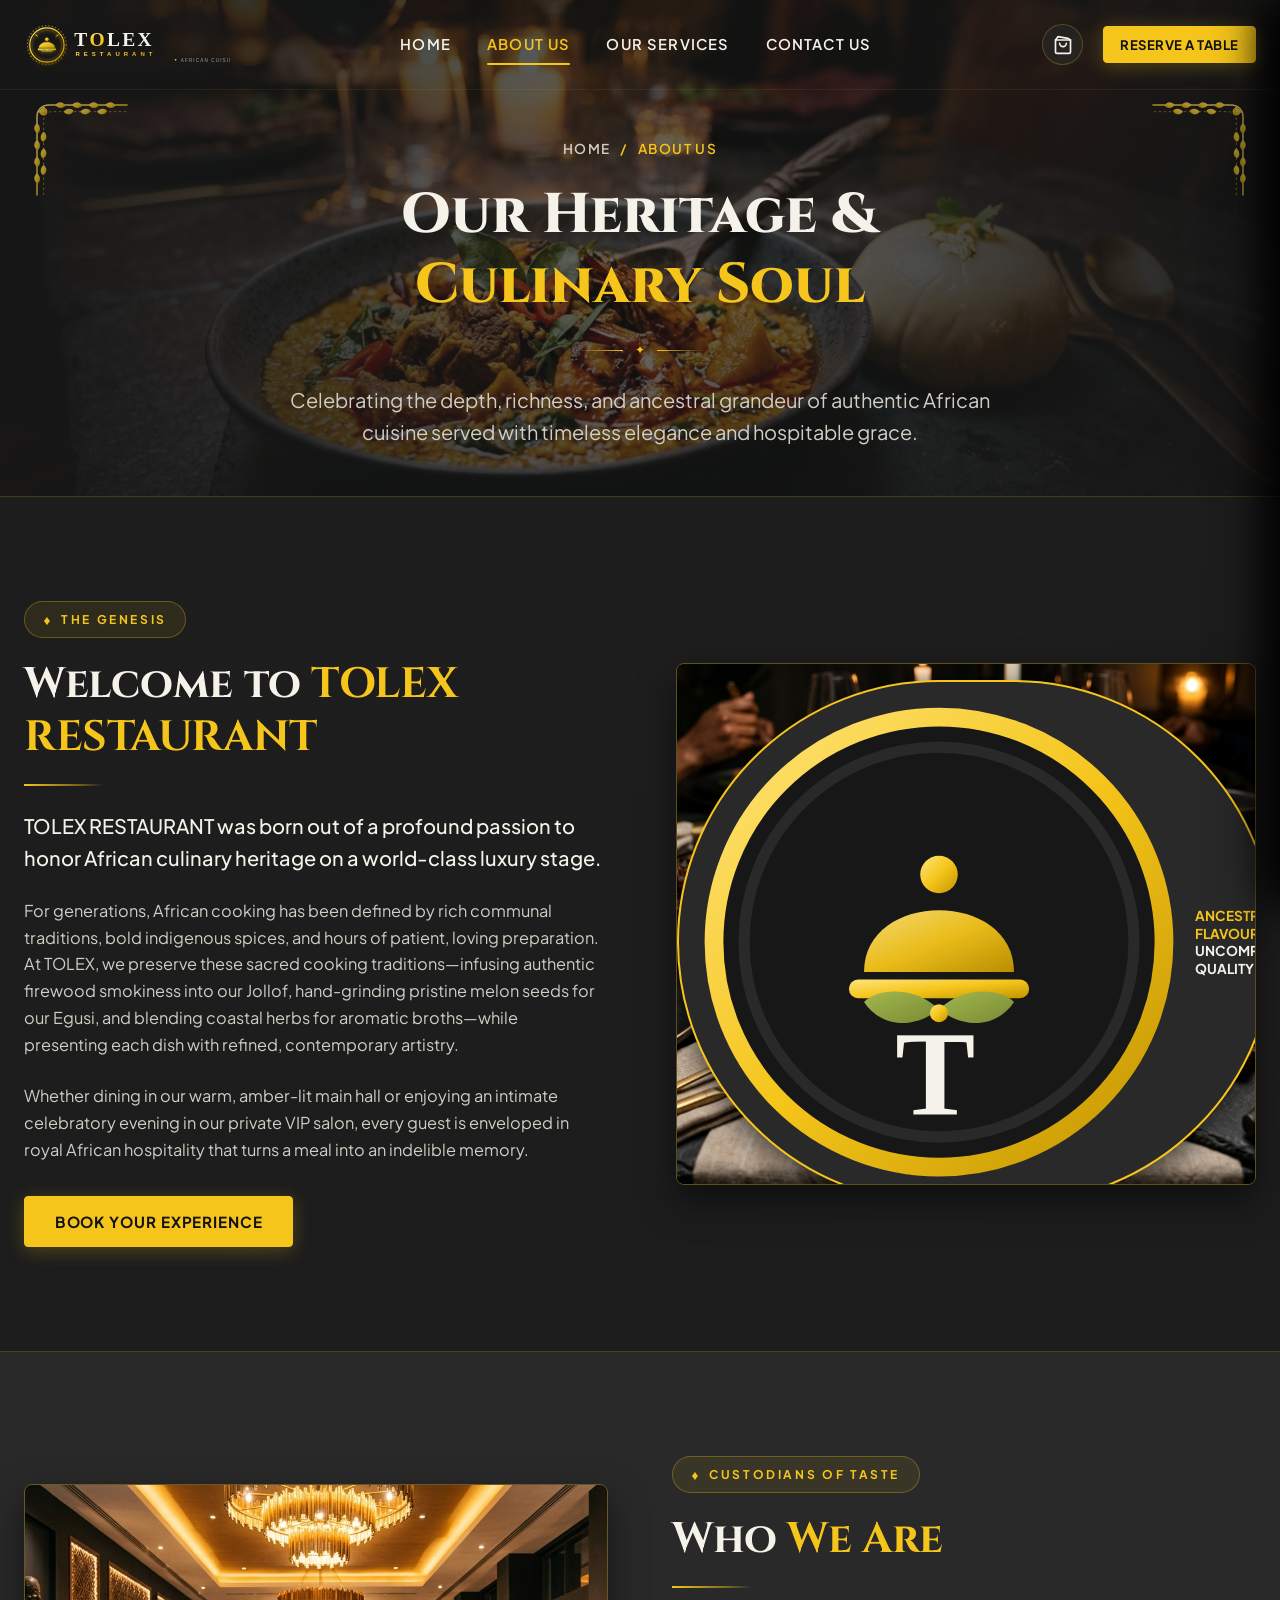
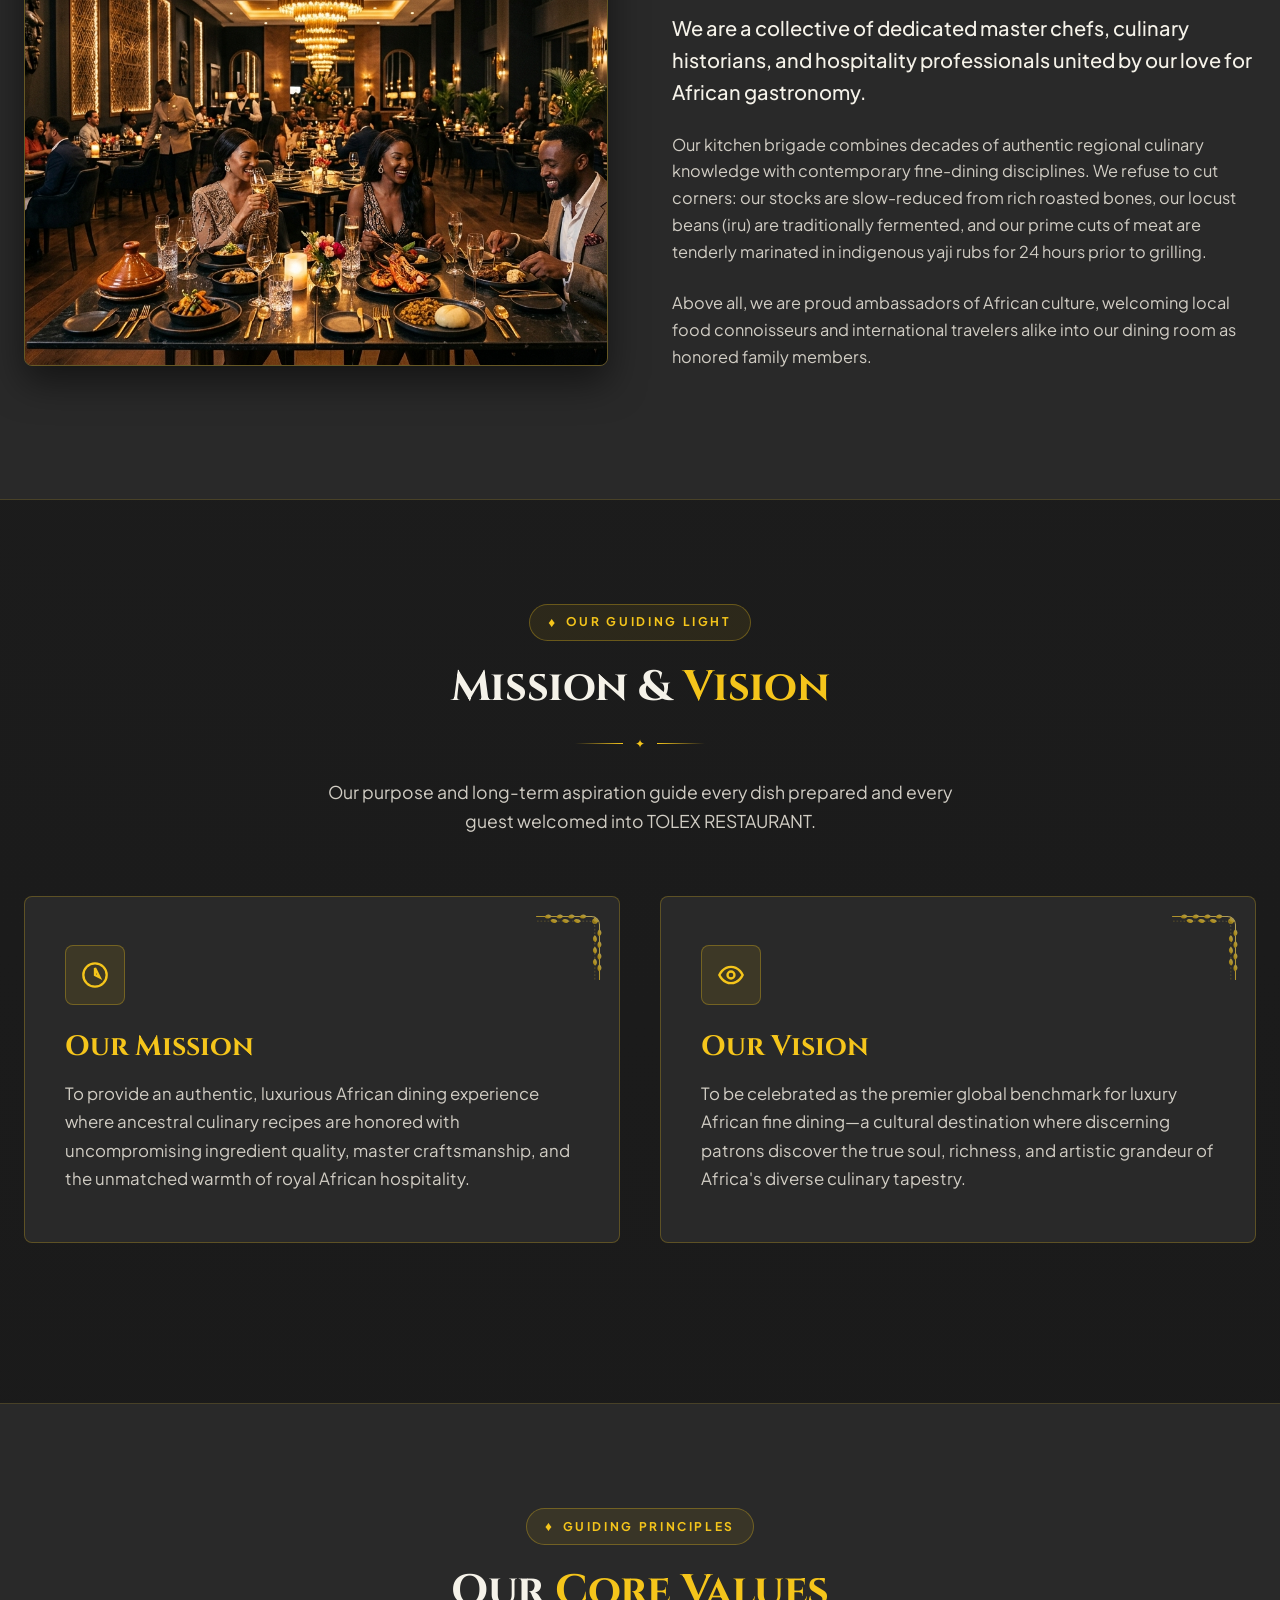
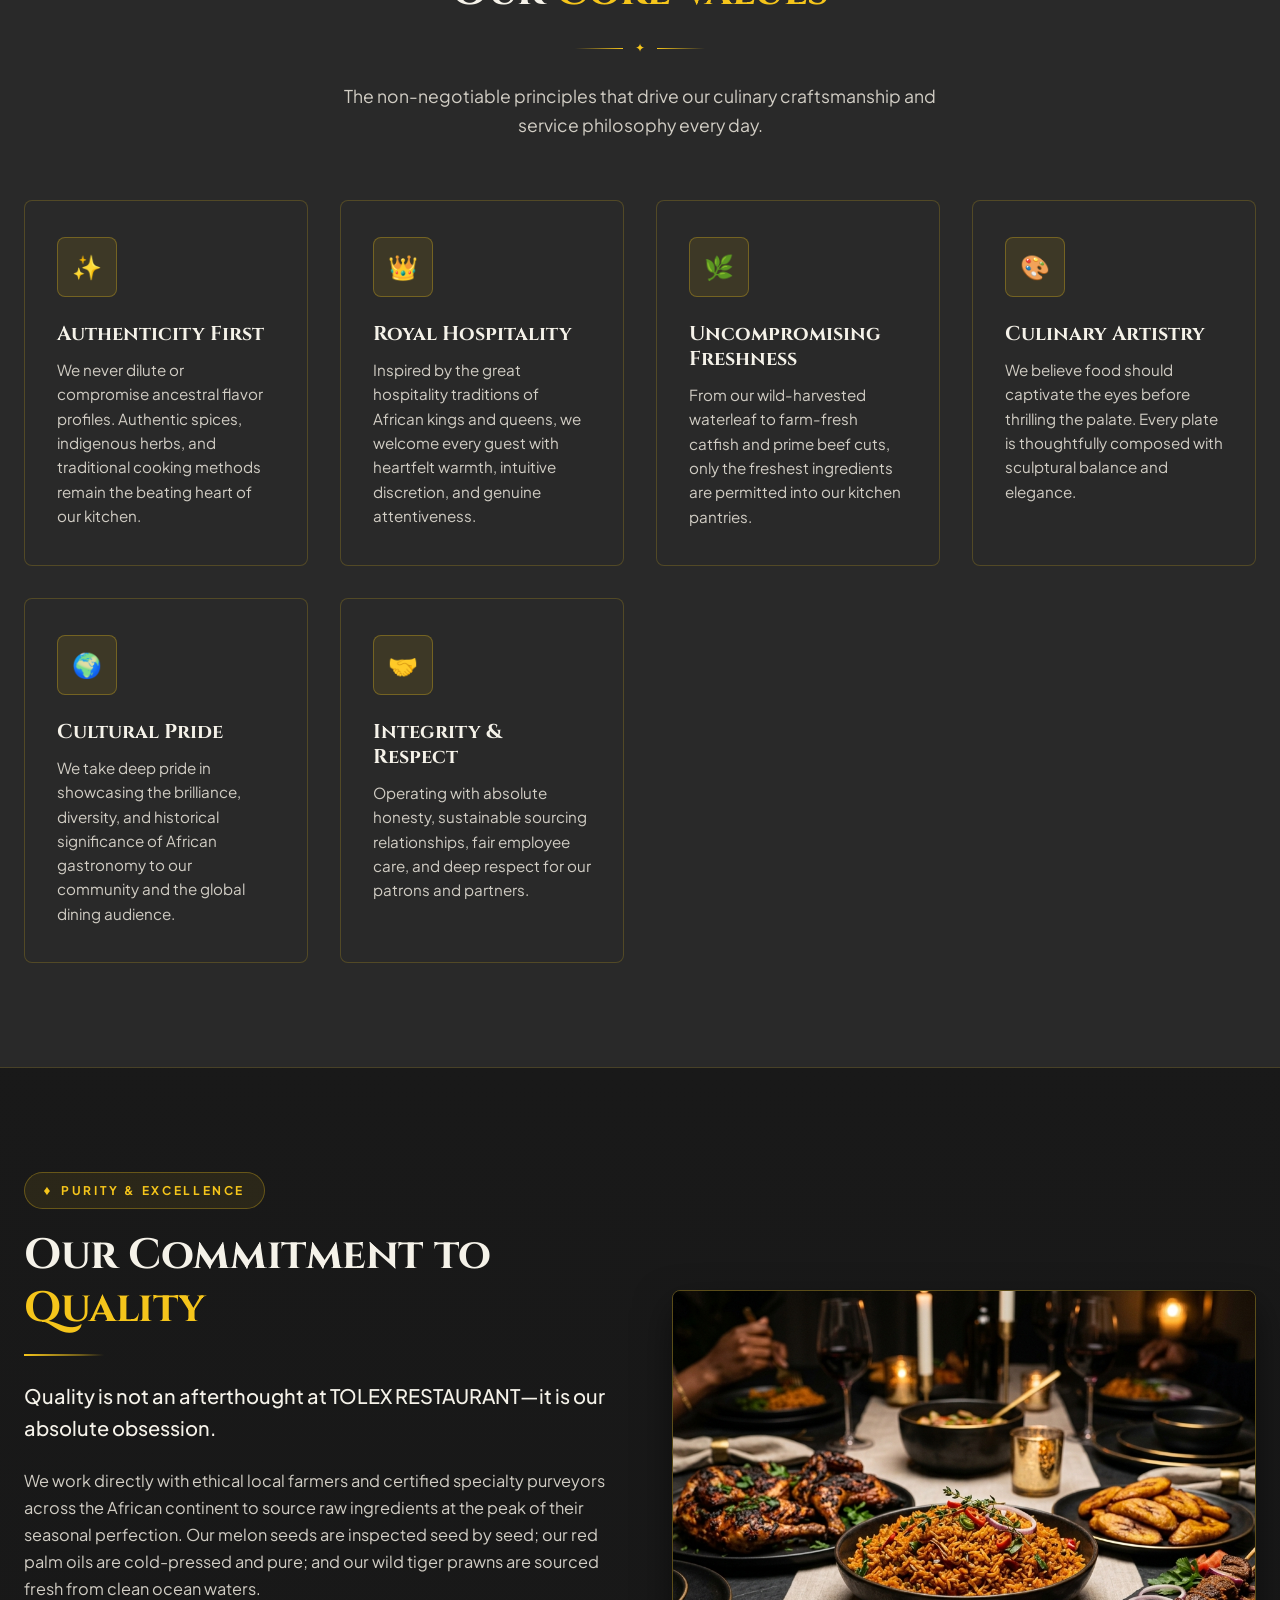
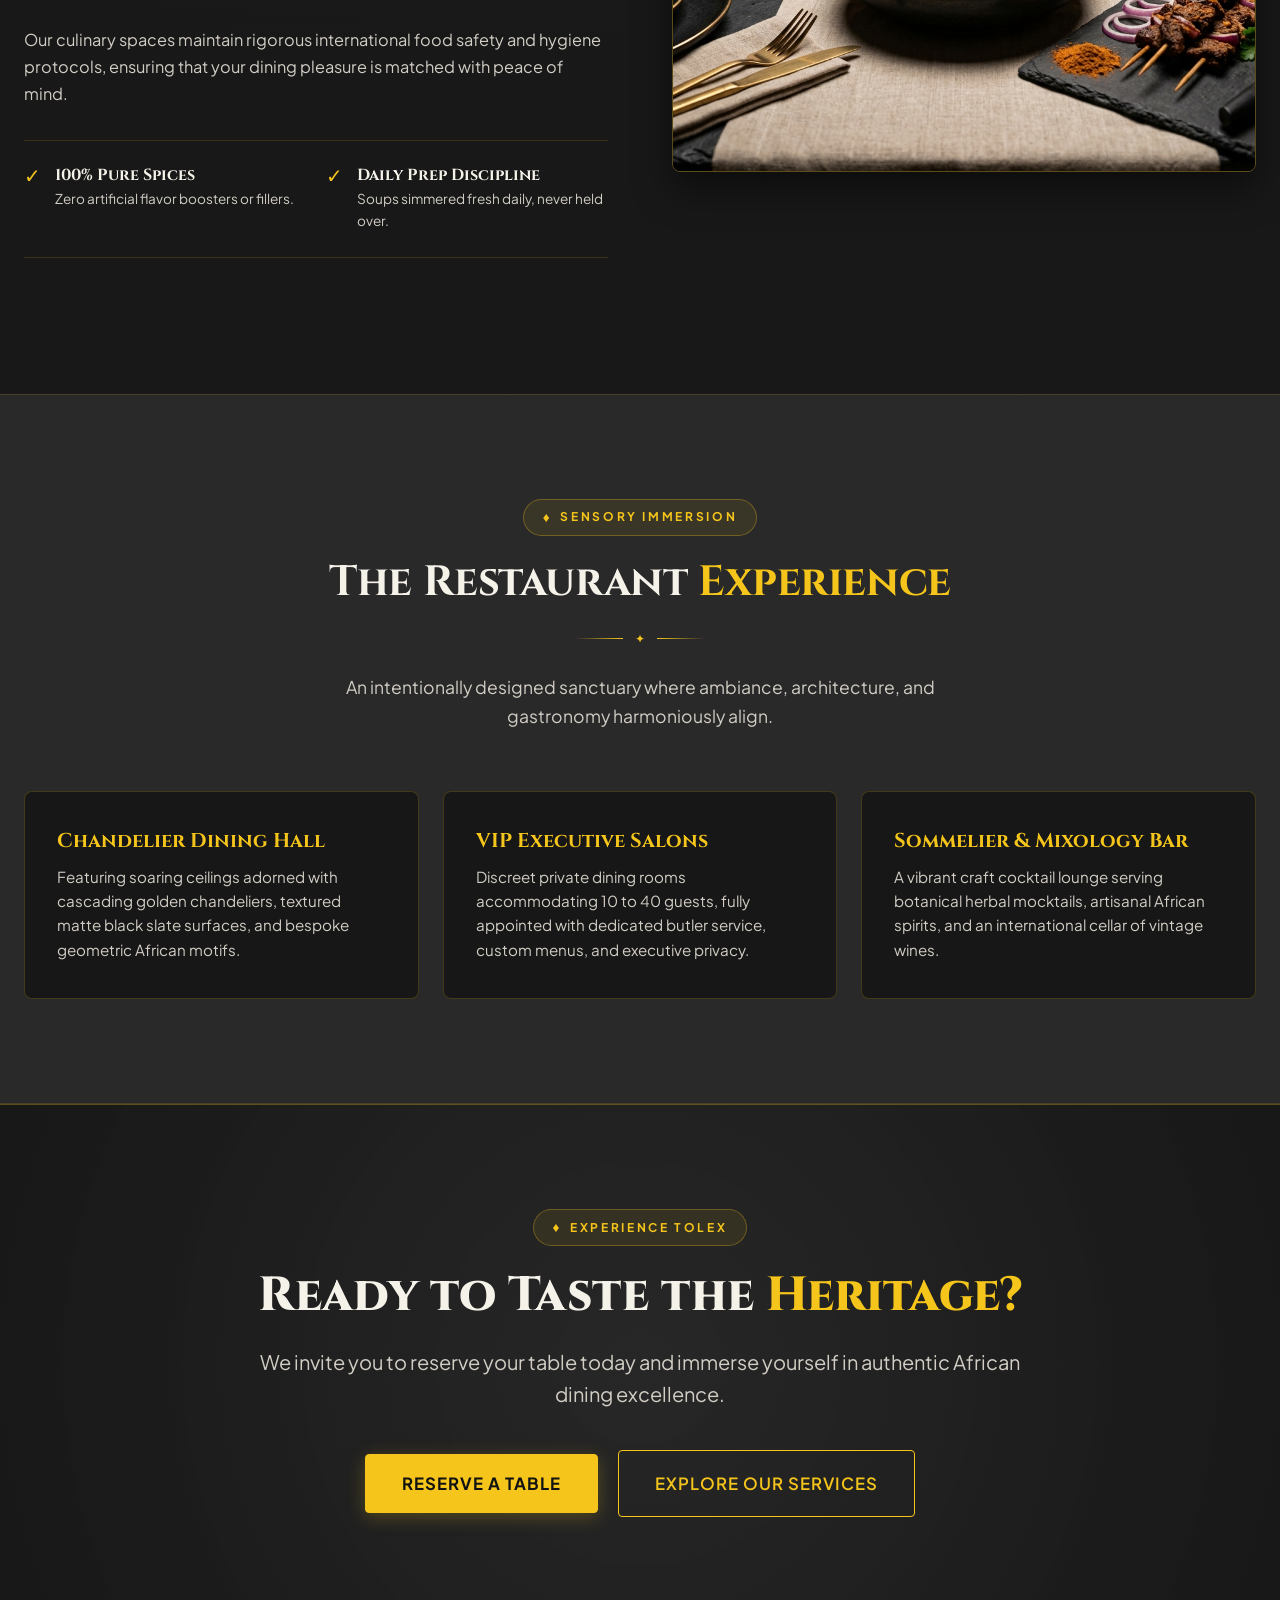
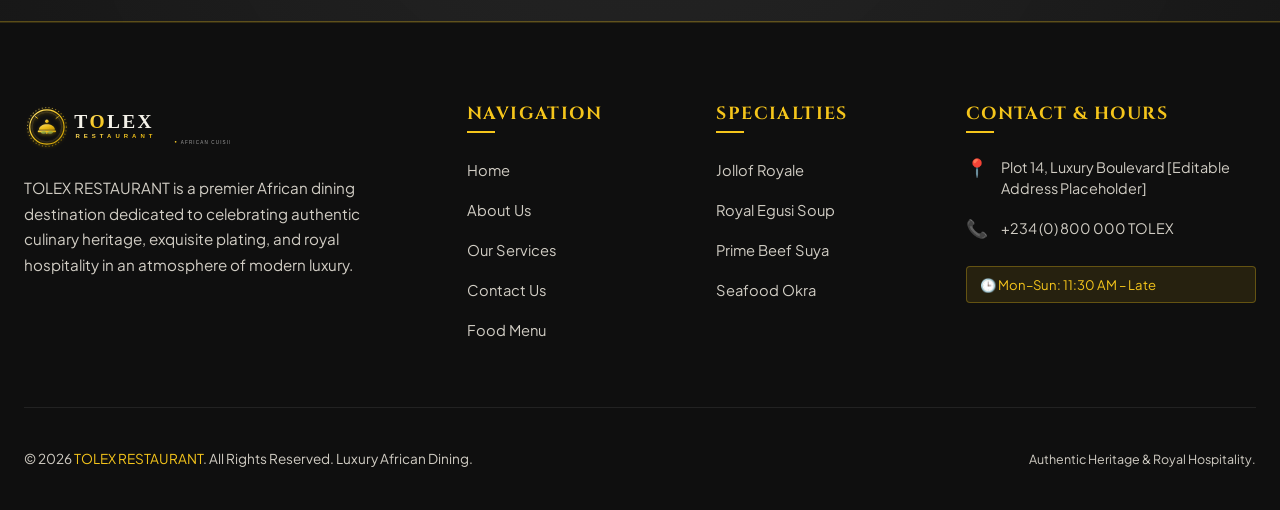
<file: about.html>
<!DOCTYPE html>
<html lang="en">
<head>
  <meta charset="UTF-8">
  <meta name="viewport" content="width=device-width, initial-scale=1.0">
  <title>About Us — TOLEX RESTAURANT | Authentic African Dining Heritage</title>
  <meta name="description" content="Discover the story, culinary mission, and passion for authentic African fine dining behind TOLEX RESTAURANT.">
  <link rel="icon" type="image/svg+xml" href="assets/icons/favicon.svg">
  <link rel="stylesheet" href="css/style.css">
</head>
<body class="site-wrapper">

  <!-- ==================== HEADER & NAVIGATION ==================== -->
  <header class="tolex-header" id="mainHeader">
    <div class="container nav-container">
      <a href="index.html" class="brand-logo-link" aria-label="TOLEX RESTAURANT Home">
        <img src="assets/logo/logo.svg" alt="TOLEX RESTAURANT" class="brand-logo-svg" width="220" height="52">
      </a>

      <nav class="desktop-nav-menu" aria-label="Primary Navigation">
        <a href="index.html" class="nav-link">Home</a>
        <a href="about.html" class="nav-link is-active">About Us</a>
        <a href="services.html" class="nav-link">Our Services</a>
        <a href="contact.html" class="nav-link">Contact Us</a>
      </nav>

      <div class="nav-right-actions">
        <button type="button" class="cart-toggle-btn" data-open-cart aria-label="Open Order Enquiry Cart">
          <svg width="20" height="20" viewBox="0 0 24 24" fill="none" stroke="currentColor" stroke-width="2" stroke-linecap="round" stroke-linejoin="round">
            <path d="M6 2L3 6v14a2 2 0 0 0 2 2h14a2 2 0 0 0 2-2V6l-3-2z"></path>
            <line x1="3" y1="6" x2="21" y2="6"></line>
            <path d="M16 10a4 4 0 0 1-8 0"></path>
          </svg>
          <span class="cart-counter-badge">0</span>
        </button>

        <button type="button" class="btn btn-gold btn-sm btn-reservation-header" data-open-reservation>
          Reserve a Table
        </button>

        <button type="button" class="mobile-menu-toggle" id="mobileMenuToggle" aria-label="Open Mobile Menu">
          <span></span><span></span><span></span>
        </button>
      </div>
    </div>
  </header>

  <!-- Mobile Navigation Drawer -->
  <div class="mobile-nav-backdrop" id="mobileNavBackdrop"></div>
  <aside class="mobile-nav-drawer" id="mobileNavDrawer" aria-label="Mobile Navigation">
    <div class="mobile-nav-header">
      <img src="assets/logo/logo.svg" alt="TOLEX RESTAURANT" width="180">
      <button type="button" class="close-mobile-nav" id="closeMobileNav" aria-label="Close Mobile Menu">&times;</button>
    </div>
    <div class="mobile-nav-links">
      <a href="index.html" class="mobile-nav-link">Home</a>
      <a href="about.html" class="mobile-nav-link is-active">About Us</a>
      <a href="services.html" class="mobile-nav-link">Our Services</a>
      <a href="contact.html" class="mobile-nav-link">Contact Us</a>
    </div>
    <div class="mobile-nav-footer">
      <button type="button" class="btn btn-gold w-100" data-open-reservation>
        Reserve a Table
      </button>
      <button type="button" class="btn btn-outline-gold w-100" data-open-cart>
        Order Enquiry Cart
      </button>
    </div>
  </aside>

  <main>
    <!-- ==================== 1. PAGE HERO ==================== -->
    <section class="page-hero-section">
      <img src="assets/images/hero-2.jpg" alt="African Food Heritage" class="page-hero-bg">
      <div class="page-hero-overlay"></div>
      
      <!-- Decorative Botanical Corners -->
      <img src="assets/icons/corner-ornament.svg" class="hero-corner-filigree top-left" alt="" aria-hidden="true">
      <img src="assets/icons/corner-ornament.svg" class="hero-corner-filigree top-right" alt="" aria-hidden="true">

      <div class="container page-hero-content reveal-up">
        <div class="page-breadcrumbs">
          <a href="index.html">Home</a> <span>/</span> <span>About Us</span>
        </div>
        <h1 class="page-hero-title">Our Heritage & <span class="text-gold">Culinary Soul</span></h1>
        <div class="gold-divider-center">
          <span class="line"></span><span class="icon">✦</span><span class="line right"></span>
        </div>
        <p class="page-hero-subtitle">
          Celebrating the depth, richness, and ancestral grandeur of authentic African cuisine served with timeless elegance and hospitable grace.
        </p>
      </div>
    </section>

    <!-- ==================== 2 & 3. WELCOME & OUR STORY ==================== -->
    <section class="section-spacing">
      <div class="container">
        <div class="about-story-grid">
          <!-- Left Text Content -->
          <div class="reveal-up">
            <span class="section-tag-gold">The Genesis</span>
            <h2 class="section-title">Welcome to <span class="text-gold">TOLEX RESTAURANT</span></h2>
            <div class="slide-gold-line" style="width: 80px; margin-bottom: 1.5rem;"></div>
            
            <p class="intro-lead" style="color: var(--color-warm-white);">
              TOLEX RESTAURANT was born out of a profound passion to honor African culinary heritage on a world-class luxury stage.
            </p>
            <p class="intro-body-p">
              For generations, African cooking has been defined by rich communal traditions, bold indigenous spices, and hours of patient, loving preparation. At TOLEX, we preserve these sacred cooking traditions—infusing authentic firewood smokiness into our Jollof, hand-grinding pristine melon seeds for our Egusi, and blending coastal herbs for aromatic broths—while presenting each dish with refined, contemporary artistry.
            </p>
            <p class="intro-body-p">
              Whether dining in our warm, amber-lit main hall or enjoying an intimate celebratory evening in our private VIP salon, every guest is enveloped in royal African hospitality that turns a meal into an indelible memory.
            </p>
            <div style="margin-top: 2rem;">
              <button type="button" class="btn btn-gold" data-open-reservation>Book Your Experience</button>
            </div>
          </div>

          <!-- Right Image Card with Golden Frame -->
          <div class="reveal-up">
            <div class="intro-img-card">
              <img src="assets/images/hero-1.jpg" alt="Authentic African Food Spread at TOLEX" style="height: 520px; object-fit: cover;">
              <div class="intro-floating-badge">
                <img src="assets/icons/favicon.svg" alt="TOLEX Crest" class="intro-badge-icon">
                <div class="intro-badge-text">
                  <span>Ancestral Flavours</span>
                  Uncompromising Quality
                </div>
              </div>
            </div>
          </div>
        </div>
      </div>
    </section>

    <!-- ==================== 4. WHO WE ARE ==================== -->
    <section class="section-spacing" style="background-color: var(--color-charcoal); border-top: 1px solid rgba(245, 197, 27, 0.15); border-bottom: 1px solid rgba(245, 197, 27, 0.15);">
      <div class="container">
        <div class="intro-grid">
          <!-- Left Media -->
          <div class="reveal-up">
            <div class="intro-img-card">
              <img src="assets/images/hero-3.jpg" alt="Culinary Team & Dining Setting" style="height: 480px; object-fit: cover;">
            </div>
          </div>

          <!-- Right Content -->
          <div class="reveal-up">
            <span class="section-tag-gold">Custodians of Taste</span>
            <h2 class="section-title">Who <span class="text-gold">We Are</span></h2>
            <div class="slide-gold-line" style="width: 80px; margin-bottom: 1.5rem;"></div>
            
            <p class="intro-lead">
              We are a collective of dedicated master chefs, culinary historians, and hospitality professionals united by our love for African gastronomy.
            </p>
            <p class="intro-body-p">
              Our kitchen brigade combines decades of authentic regional culinary knowledge with contemporary fine-dining disciplines. We refuse to cut corners: our stocks are slow-reduced from rich roasted bones, our locust beans (iru) are traditionally fermented, and our prime cuts of meat are tenderly marinated in indigenous yaji rubs for 24 hours prior to grilling.
            </p>
            <p class="intro-body-p">
              Above all, we are proud ambassadors of African culture, welcoming local food connoisseurs and international travelers alike into our dining room as honored family members.
            </p>
          </div>
        </div>
      </div>
    </section>

    <!-- ==================== 5 & 6. OUR MISSION & OUR VISION ==================== -->
    <section class="section-spacing">
      <div class="container">
        <div class="section-header reveal-up">
          <span class="section-tag-gold">Our Guiding Light</span>
          <h2 class="section-title">Mission & <span class="text-gold">Vision</span></h2>
          <div class="gold-divider-center">
            <span class="line"></span><span class="icon">✦</span><span class="line right"></span>
          </div>
          <p class="section-subtitle">
            Our purpose and long-term aspiration guide every dish prepared and every guest welcomed into TOLEX RESTAURANT.
          </p>
        </div>

        <div class="mission-vision-grid">
          <!-- Mission Card -->
          <div class="mission-card reveal-up">
            <img src="assets/icons/corner-ornament.svg" class="hero-corner-filigree top-right" style="width: 70px; height: 70px; top: 1rem; right: 1rem;" alt="" aria-hidden="true">
            <div class="why-us-icon-wrap" style="margin-bottom: 1.5rem;">
              <svg width="28" height="28" viewBox="0 0 24 24" fill="none" stroke="currentColor" stroke-width="2"><circle cx="12" cy="12" r="10"/><polygon points="12 6 12 12 16 14"/></svg>
            </div>
            <h3 style="font-size: 1.75rem; color: var(--color-gold); margin-bottom: 1rem;">Our Mission</h3>
            <p style="color: var(--color-warm-muted); font-size: 1.05rem; line-height: 1.7;">
              To provide an authentic, luxurious African dining experience where ancestral culinary recipes are honored with uncompromising ingredient quality, master craftsmanship, and the unmatched warmth of royal African hospitality.
            </p>
          </div>

          <!-- Vision Card -->
          <div class="vision-card reveal-up">
            <img src="assets/icons/corner-ornament.svg" class="hero-corner-filigree top-right" style="width: 70px; height: 70px; top: 1rem; right: 1rem;" alt="" aria-hidden="true">
            <div class="why-us-icon-wrap" style="margin-bottom: 1.5rem;">
              <svg width="28" height="28" viewBox="0 0 24 24" fill="none" stroke="currentColor" stroke-width="2"><path d="M2 12s3-7 10-7 10 7 10 7-3 7-10 7-10-7-10-7Z"/><circle cx="12" cy="12" r="3"/></svg>
            </div>
            <h3 style="font-size: 1.75rem; color: var(--color-gold); margin-bottom: 1rem;">Our Vision</h3>
            <p style="color: var(--color-warm-muted); font-size: 1.05rem; line-height: 1.7;">
              To be celebrated as the premier global benchmark for luxury African fine dining—a cultural destination where discerning patrons discover the true soul, richness, and artistic grandeur of Africa's diverse culinary tapestry.
            </p>
          </div>
        </div>
      </div>
    </section>

    <!-- ==================== 7. OUR CORE VALUES ==================== -->
    <section class="section-spacing" style="background-color: var(--color-charcoal); border-top: 1px solid rgba(245, 197, 27, 0.15); border-bottom: 1px solid rgba(245, 197, 27, 0.15);">
      <div class="container">
        <div class="section-header reveal-up">
          <span class="section-tag-gold">Guiding Principles</span>
          <h2 class="section-title">Our <span class="text-gold">Core Values</span></h2>
          <div class="gold-divider-center">
            <span class="line"></span><span class="icon">✦</span><span class="line right"></span>
          </div>
          <p class="section-subtitle">
            The non-negotiable principles that drive our culinary craftsmanship and service philosophy every day.
          </p>
        </div>

        <div class="about-values-grid">
          <!-- 1 -->
          <div class="why-us-card reveal-up">
            <div class="why-us-icon-wrap">
              <span style="font-size: 1.5rem;">✨</span>
            </div>
            <h3 class="why-us-title">Authenticity First</h3>
            <p class="why-us-desc">
              We never dilute or compromise ancestral flavor profiles. Authentic spices, indigenous herbs, and traditional cooking methods remain the beating heart of our kitchen.
            </p>
          </div>

          <!-- 2 -->
          <div class="why-us-card reveal-up">
            <div class="why-us-icon-wrap">
              <span style="font-size: 1.5rem;">👑</span>
            </div>
            <h3 class="why-us-title">Royal Hospitality</h3>
            <p class="why-us-desc">
              Inspired by the great hospitality traditions of African kings and queens, we welcome every guest with heartfelt warmth, intuitive discretion, and genuine attentiveness.
            </p>
          </div>

          <!-- 3 -->
          <div class="why-us-card reveal-up">
            <div class="why-us-icon-wrap">
              <span style="font-size: 1.5rem;">🌿</span>
            </div>
            <h3 class="why-us-title">Uncompromising Freshness</h3>
            <p class="why-us-desc">
              From our wild-harvested waterleaf to farm-fresh catfish and prime beef cuts, only the freshest ingredients are permitted into our kitchen pantries.
            </p>
          </div>

          <!-- 4 -->
          <div class="why-us-card reveal-up">
            <div class="why-us-icon-wrap">
              <span style="font-size: 1.5rem;">🎨</span>
            </div>
            <h3 class="why-us-title">Culinary Artistry</h3>
            <p class="why-us-desc">
              We believe food should captivate the eyes before thrilling the palate. Every plate is thoughtfully composed with sculptural balance and elegance.
            </p>
          </div>

          <!-- 5 -->
          <div class="why-us-card reveal-up">
            <div class="why-us-icon-wrap">
              <span style="font-size: 1.5rem;">🌍</span>
            </div>
            <h3 class="why-us-title">Cultural Pride</h3>
            <p class="why-us-desc">
              We take deep pride in showcasing the brilliance, diversity, and historical significance of African gastronomy to our community and the global dining audience.
            </p>
          </div>

          <!-- 6 -->
          <div class="why-us-card reveal-up">
            <div class="why-us-icon-wrap">
              <span style="font-size: 1.5rem;">🤝</span>
            </div>
            <h3 class="why-us-title">Integrity & Respect</h3>
            <p class="why-us-desc">
              Operating with absolute honesty, sustainable sourcing relationships, fair employee care, and deep respect for our patrons and partners.
            </p>
          </div>
        </div>
      </div>
    </section>

    <!-- ==================== 8. OUR COMMITMENT TO QUALITY ==================== -->
    <section class="section-spacing">
      <div class="container">
        <div class="intro-grid">
          <!-- Text -->
          <div class="reveal-up">
            <span class="section-tag-gold">Purity & Excellence</span>
            <h2 class="section-title">Our Commitment to <span class="text-gold">Quality</span></h2>
            <div class="slide-gold-line" style="width: 80px; margin-bottom: 1.5rem;"></div>
            
            <p class="intro-lead">
              Quality is not an afterthought at TOLEX RESTAURANT—it is our absolute obsession.
            </p>
            <p class="intro-body-p">
              We work directly with ethical local farmers and certified specialty purveyors across the African continent to source raw ingredients at the peak of their seasonal perfection. Our melon seeds are inspected seed by seed; our red palm oils are cold-pressed and pure; and our wild tiger prawns are sourced fresh from clean ocean waters.
            </p>
            <p class="intro-body-p">
              Our culinary spaces maintain rigorous international food safety and hygiene protocols, ensuring that your dining pleasure is matched with peace of mind.
            </p>

            <div class="intro-features-list">
              <div class="intro-feat-item">
                <span class="intro-feat-icon">✓</span>
                <div>
                  <h4 class="intro-feat-title">100% Pure Spices</h4>
                  <p class="intro-feat-sub">Zero artificial flavor boosters or fillers.</p>
                </div>
              </div>
              <div class="intro-feat-item">
                <span class="intro-feat-icon">✓</span>
                <div>
                  <h4 class="intro-feat-title">Daily Prep Discipline</h4>
                  <p class="intro-feat-sub">Soups simmered fresh daily, never held over.</p>
                </div>
              </div>
            </div>
          </div>

          <!-- Image -->
          <div class="reveal-up">
            <div class="intro-img-card">
              <img src="assets/images/hero-4.jpg" alt="Dining Quality and Preparation" style="height: 480px; object-fit: cover;">
            </div>
          </div>
        </div>
      </div>
    </section>

    <!-- ==================== 9. OUR RESTAURANT EXPERIENCE ==================== -->
    <section class="section-spacing" id="experience" style="background-color: var(--color-charcoal); border-top: 1px solid rgba(245, 197, 27, 0.15); border-bottom: 1px solid rgba(245, 197, 27, 0.15);">
      <div class="container">
        <div class="section-header reveal-up">
          <span class="section-tag-gold">Sensory Immersion</span>
          <h2 class="section-title">The Restaurant <span class="text-gold">Experience</span></h2>
          <div class="gold-divider-center">
            <span class="line"></span><span class="icon">✦</span><span class="line right"></span>
          </div>
          <p class="section-subtitle">
            An intentionally designed sanctuary where ambiance, architecture, and gastronomy harmoniously align.
          </p>
        </div>

        <div class="gallery-grid">
          <!-- Card 1 -->
          <div class="why-us-card reveal-up" style="background: var(--color-matte-black);">
            <h3 class="why-us-title" style="color: var(--color-gold);">Chandelier Dining Hall</h3>
            <p class="why-us-desc">
              Featuring soaring ceilings adorned with cascading golden chandeliers, textured matte black slate surfaces, and bespoke geometric African motifs.
            </p>
          </div>
          <!-- Card 2 -->
          <div class="why-us-card reveal-up" style="background: var(--color-matte-black);">
            <h3 class="why-us-title" style="color: var(--color-gold);">VIP Executive Salons</h3>
            <p class="why-us-desc">
              Discreet private dining rooms accommodating 10 to 40 guests, fully appointed with dedicated butler service, custom menus, and executive privacy.
            </p>
          </div>
          <!-- Card 3 -->
          <div class="why-us-card reveal-up" style="background: var(--color-matte-black);">
            <h3 class="why-us-title" style="color: var(--color-gold);">Sommelier & Mixology Bar</h3>
            <p class="why-us-desc">
              A vibrant craft cocktail lounge serving botanical herbal mocktails, artisanal African spirits, and an international cellar of vintage wines.
            </p>
          </div>
        </div>
      </div>
    </section>

    <!-- ==================== 10. CALL TO ACTION ==================== -->
    <section class="final-cta-section">
      <div class="container">
        <div class="final-cta-box reveal-up">
          <span class="section-tag-gold">Experience TOLEX</span>
          <h2 class="final-cta-title">Ready to Taste the <span class="text-gold">Heritage?</span></h2>
          <p class="final-cta-desc">
            We invite you to reserve your table today and immerse yourself in authentic African dining excellence.
          </p>
          <div class="final-cta-actions">
            <button type="button" class="btn btn-gold btn-lg" data-open-reservation>Reserve a Table</button>
            <a href="services.html" class="btn btn-outline-gold btn-lg">Explore Our Services</a>
          </div>
        </div>
      </div>
    </section>
  </main>

  <!-- ==================== FOOTER ==================== -->
  <footer class="tolex-footer">
    <div class="container">
      <div class="footer-top-grid">
        <div class="footer-brand-col">
          <a href="index.html" aria-label="TOLEX RESTAURANT Home">
            <img src="assets/logo/logo.svg" alt="TOLEX RESTAURANT" class="brand-logo-svg" width="220">
          </a>
          <p class="footer-brand-desc">
            TOLEX RESTAURANT is a premier African dining destination dedicated to celebrating authentic culinary heritage, exquisite plating, and royal hospitality in an atmosphere of modern luxury.
          </p>
        </div>

        <div class="footer-col">
          <h4 class="footer-col-title">Navigation</h4>
          <ul class="footer-links-list">
            <li class="footer-link-item"><a href="index.html">Home</a></li>
            <li class="footer-link-item"><a href="about.html">About Us</a></li>
            <li class="footer-link-item"><a href="services.html">Our Services</a></li>
            <li class="footer-link-item"><a href="contact.html">Contact Us</a></li>
            <li class="footer-link-item"><a href="services.html#menu">Food Menu</a></li>
          </ul>
        </div>

        <div class="footer-col">
          <h4 class="footer-col-title">Specialties</h4>
          <ul class="footer-links-list">
            <li class="footer-link-item"><a href="services.html#menu">Jollof Royale</a></li>
            <li class="footer-link-item"><a href="services.html#menu">Royal Egusi Soup</a></li>
            <li class="footer-link-item"><a href="services.html#menu">Prime Beef Suya</a></li>
            <li class="footer-link-item"><a href="services.html#menu">Seafood Okra</a></li>
          </ul>
        </div>

        <div class="footer-col">
          <h4 class="footer-col-title">Contact & Hours</h4>
          <div class="footer-contact-info-list">
            <div class="footer-contact-item">
              <span class="footer-contact-icon">📍</span>
              <p class="footer-contact-text">Plot 14, Luxury Boulevard [Editable Address Placeholder]</p>
            </div>
            <div class="footer-contact-item">
              <span class="footer-contact-icon">📞</span>
              <p class="footer-contact-text">+234 (0) 800 000 TOLEX</p>
            </div>
            <div class="footer-hours-badge">
              🕒 Mon–Sun: 11:30 AM – Late
            </div>
          </div>
        </div>
      </div>

      <div class="footer-bottom-bar">
        <p class="footer-copy-text">
          &copy; 2026 <span>TOLEX RESTAURANT</span>. All Rights Reserved. Luxury African Dining.
        </p>
        <p class="footer-copy-text" style="font-size: 0.78rem;">
          Authentic Heritage & Royal Hospitality.
        </p>
      </div>
    </div>
  </footer>

  <!-- ==================== TABLE RESERVATION MODAL ==================== -->
  <div class="tolex-modal-backdrop" id="reservationModal" role="dialog" aria-modal="true" aria-labelledby="aboutResModalTitle">
    <div class="tolex-modal-dialog">
      <div class="modal-corner-ornament top-left"></div>
      <div class="modal-corner-ornament top-right"></div>
      <button type="button" class="modal-close-btn" data-close-modal aria-label="Close Reservation Modal">&times;</button>

      <div class="modal-header-crest text-center" style="margin-bottom: 1.5rem;">
        <img src="assets/icons/favicon.svg" alt="TOLEX Crest" width="48" style="margin: 0 auto 0.75rem auto;">
        <span class="section-tag-gold">Royal Hospitality</span>
        <h3 class="modal-title" id="aboutResModalTitle" style="font-size: 1.85rem; margin-top: 0.5rem;">Table Reservation Request</h3>
      </div>

      <form id="tableReservationForm">
        <div class="form-row">
          <div class="form-group">
            <label class="form-label" for="aboutResFullName">Full Name *</label>
            <input type="text" id="aboutResFullName" name="name" class="form-control" placeholder="Your Name" required>
          </div>
          <div class="form-group">
            <label class="form-label" for="aboutResPhone">Phone Number *</label>
            <input type="tel" id="aboutResPhone" name="phone" class="form-control" placeholder="+234 or +1 ..." required>
          </div>
        </div>

        <div class="form-row">
          <div class="form-group">
            <label class="form-label" for="aboutResEmail">Email Address *</label>
            <input type="email" id="aboutResEmail" name="email" class="form-control" placeholder="name@domain.com" required>
          </div>
          <div class="form-group">
            <label class="form-label" for="aboutResGuests">Number of Guests *</label>
            <select id="aboutResGuests" name="guests" class="form-control" required>
              <option value="1">1 Guest</option>
              <option value="2" selected>2 Guests</option>
              <option value="4">3 - 4 Guests</option>
              <option value="8">5 - 8 Guests</option>
              <option value="15">9+ Guests (Private Dining)</option>
            </select>
          </div>
        </div>

        <div class="form-row">
          <div class="form-group">
            <label class="form-label" for="aboutResDate">Preferred Date *</label>
            <input type="date" id="aboutResDate" name="date" class="form-control" required>
          </div>
          <div class="form-group">
            <label class="form-label" for="aboutResTime">Preferred Time *</label>
            <select id="aboutResTime" name="time" class="form-control" required>
              <option value="12:00 PM">12:00 PM (Lunch)</option>
              <option value="01:30 PM">01:30 PM</option>
              <option value="06:30 PM">06:30 PM (Dinner)</option>
              <option value="08:00 PM" selected>08:00 PM (Prime Dinner)</option>
              <option value="09:30 PM">09:30 PM</option>
            </select>
          </div>
        </div>

        <div class="form-group">
          <label class="form-label" for="aboutResSeating">Seating Preference</label>
          <select id="aboutResSeating" name="seating" class="form-control">
            <option value="Main Dining Room">Main Dining Room (Chandelier Ambience)</option>
            <option value="Private VIP Lounge">Private VIP Lounge (Discreet & Intimate)</option>
            <option value="Garden Terrace">Garden Terrace (Al Fresco)</option>
          </select>
        </div>

        <div class="form-group">
          <label class="form-label" for="aboutResSpecialRequests">Special Requests / Occasion</label>
          <textarea id="aboutResSpecialRequests" name="special_requests" class="form-control" placeholder="e.g. Anniversary dinner, dietary requirements..."></textarea>
        </div>

        <div class="res-notice-box" style="background: rgba(245, 197, 27, 0.08); border: 1px solid rgba(245, 197, 27, 0.25); padding: 0.85rem; border-radius: var(--radius-sm); margin-bottom: 1.5rem; font-size: 0.82rem; color: var(--color-warm-muted);">
          ⚠️ <strong>Notice:</strong> Submitting this request sends your preferred reservation time to our team. Your table is confirmed once approved by restaurant management.
        </div>

        <button type="submit" class="btn btn-gold btn-lg w-100">
          Submit Table Reservation Request
        </button>
      </form>
    </div>
  </div>

  <!-- ==================== ORDER CART DRAWER ==================== -->
  <div class="cart-drawer-backdrop" id="cartDrawerBackdrop"></div>
  <aside class="order-cart-drawer" id="orderCartDrawer" aria-label="Order Enquiry Cart">
    <div class="cart-drawer-header">
      <div style="display: flex; align-items: center; gap: 0.75rem;">
        <span style="font-size: 1.4rem;">🛍️</span>
        <h3 class="cart-drawer-title">Order Enquiry Cart</h3>
      </div>
      <button type="button" class="modal-close-btn" id="closeCartDrawerBtn" aria-label="Close Cart">&times;</button>
    </div>
    <div class="cart-drawer-empty-state" id="cartEmptyState">
      <div style="font-size: 3rem; margin-bottom: 1rem; opacity: 0.6;">🍽️</div>
      <h4 style="font-size: 1.25rem; color: var(--color-warm-white); margin-bottom: 0.5rem;">Your Cart is Empty</h4>
      <p style="font-size: 0.9rem; margin-bottom: 1.5rem;">Explore our popular dishes and add your favorites to build your enquiry.</p>
      <a href="services.html#menu" class="btn btn-gold btn-sm">Browse Food Menu</a>
    </div>
    <div class="cart-items-scroll-area" id="cartItemsList"></div>
    <div class="cart-drawer-footer" id="cartCheckoutContainer" style="display: none;">
      <div class="cart-subtotal-row">
        <span class="subtotal-label">Estimated Total:</span>
        <span class="subtotal-val" id="cartSubtotalAmount">₦0</span>
      </div>
      <div class="form-group" style="margin-bottom: 0.85rem;">
        <input type="text" id="cartCustomerName" class="form-control" placeholder="Your Name">
      </div>
      <div class="form-group" style="margin-bottom: 0.85rem;">
        <select id="cartOrderType" class="form-control">
          <option value="Dine-in / Table Service">Dine-in / Table Service</option>
          <option value="Takeaway / Pickup">Takeaway / Express Pickup</option>
          <option value="Event Catering Enquiry">Event Catering Enquiry</option>
        </select>
      </div>
      <div class="form-group" style="margin-bottom: 1.25rem;">
        <input type="text" id="cartSpecialInstructions" class="form-control" placeholder="Special instructions">
      </div>
      <button type="button" class="btn btn-gold w-100" id="cartWhatsAppCheckoutBtn">
        Send Order Enquiry via WhatsApp
      </button>
    </div>
  </aside>

  <!-- Back to Top Button -->
  <button type="button" class="back-to-top-btn" id="backToTopBtn" aria-label="Back to Top">↑</button>

  <!-- SCRIPTS -->
  <script src="js/menu.js"></script>
  <script src="js/reservations.js"></script>
  <script src="js/main.js"></script>
</body>
</html>
</file>
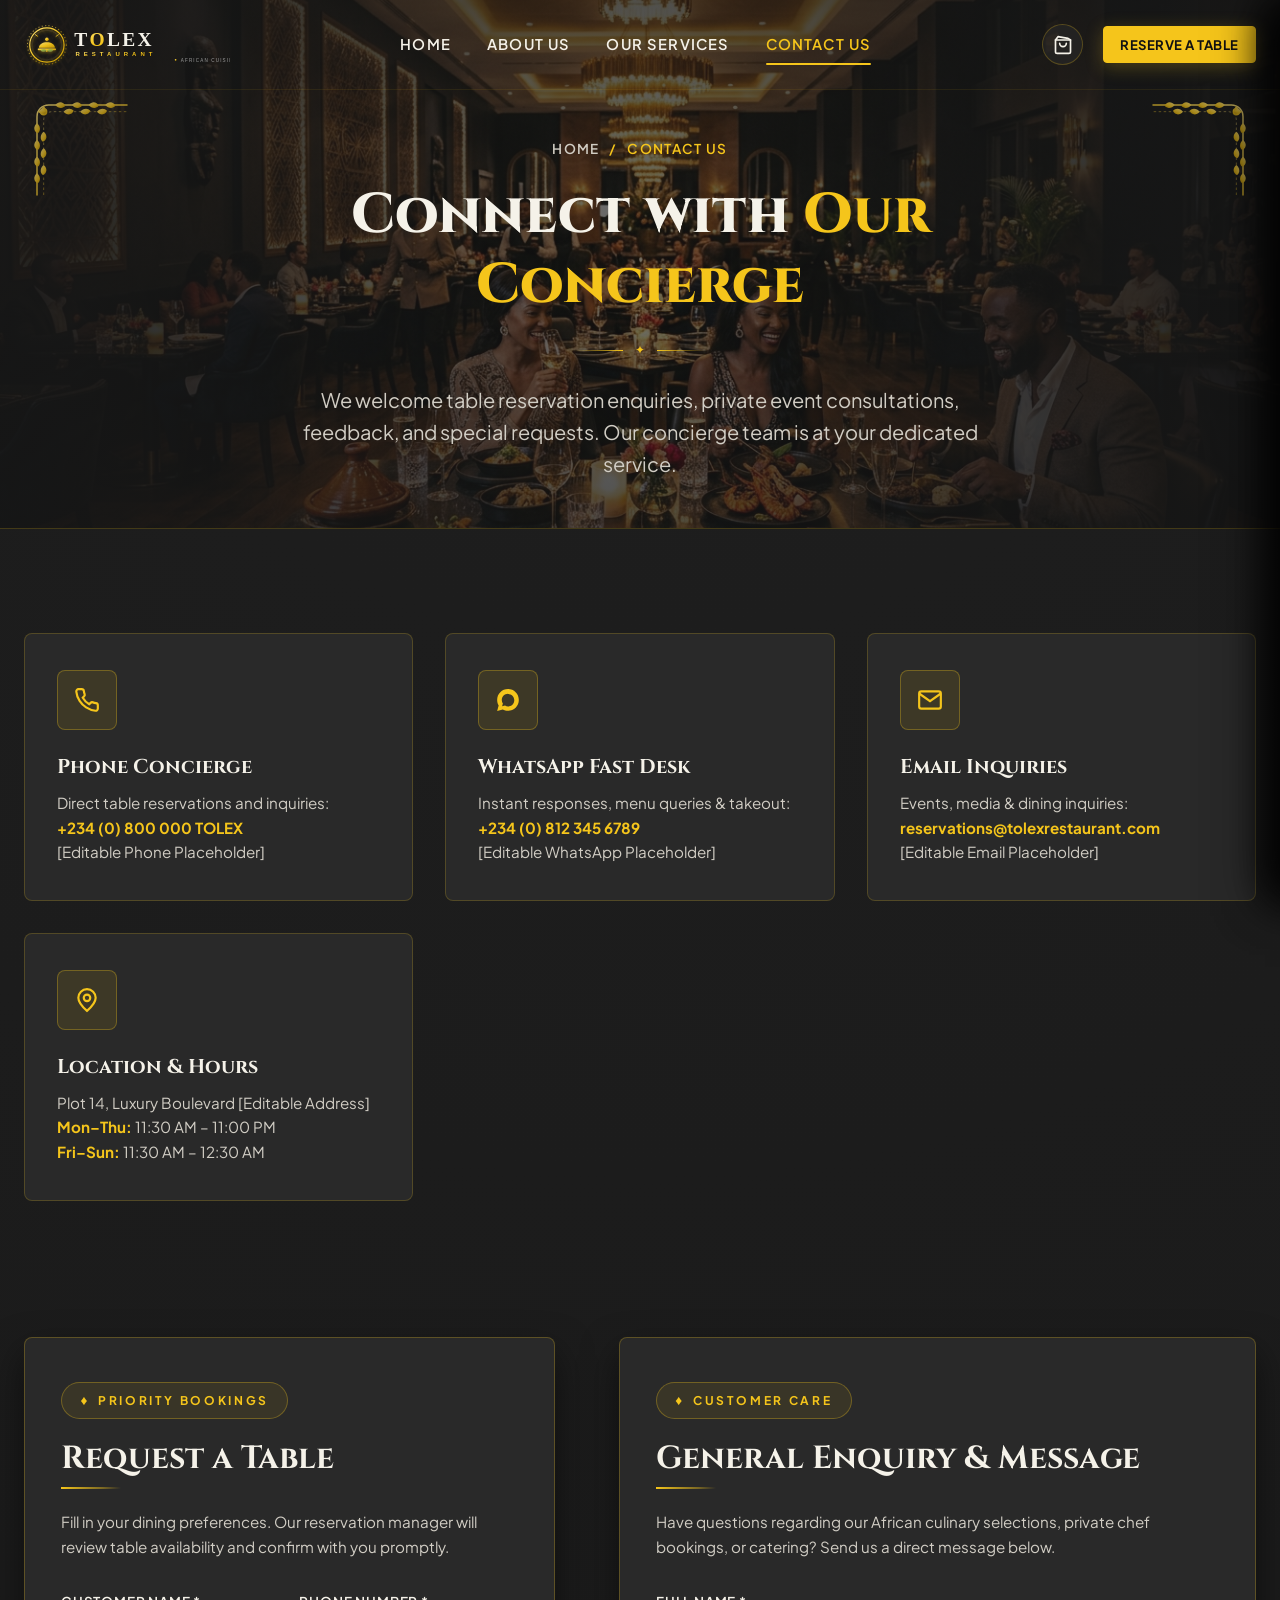
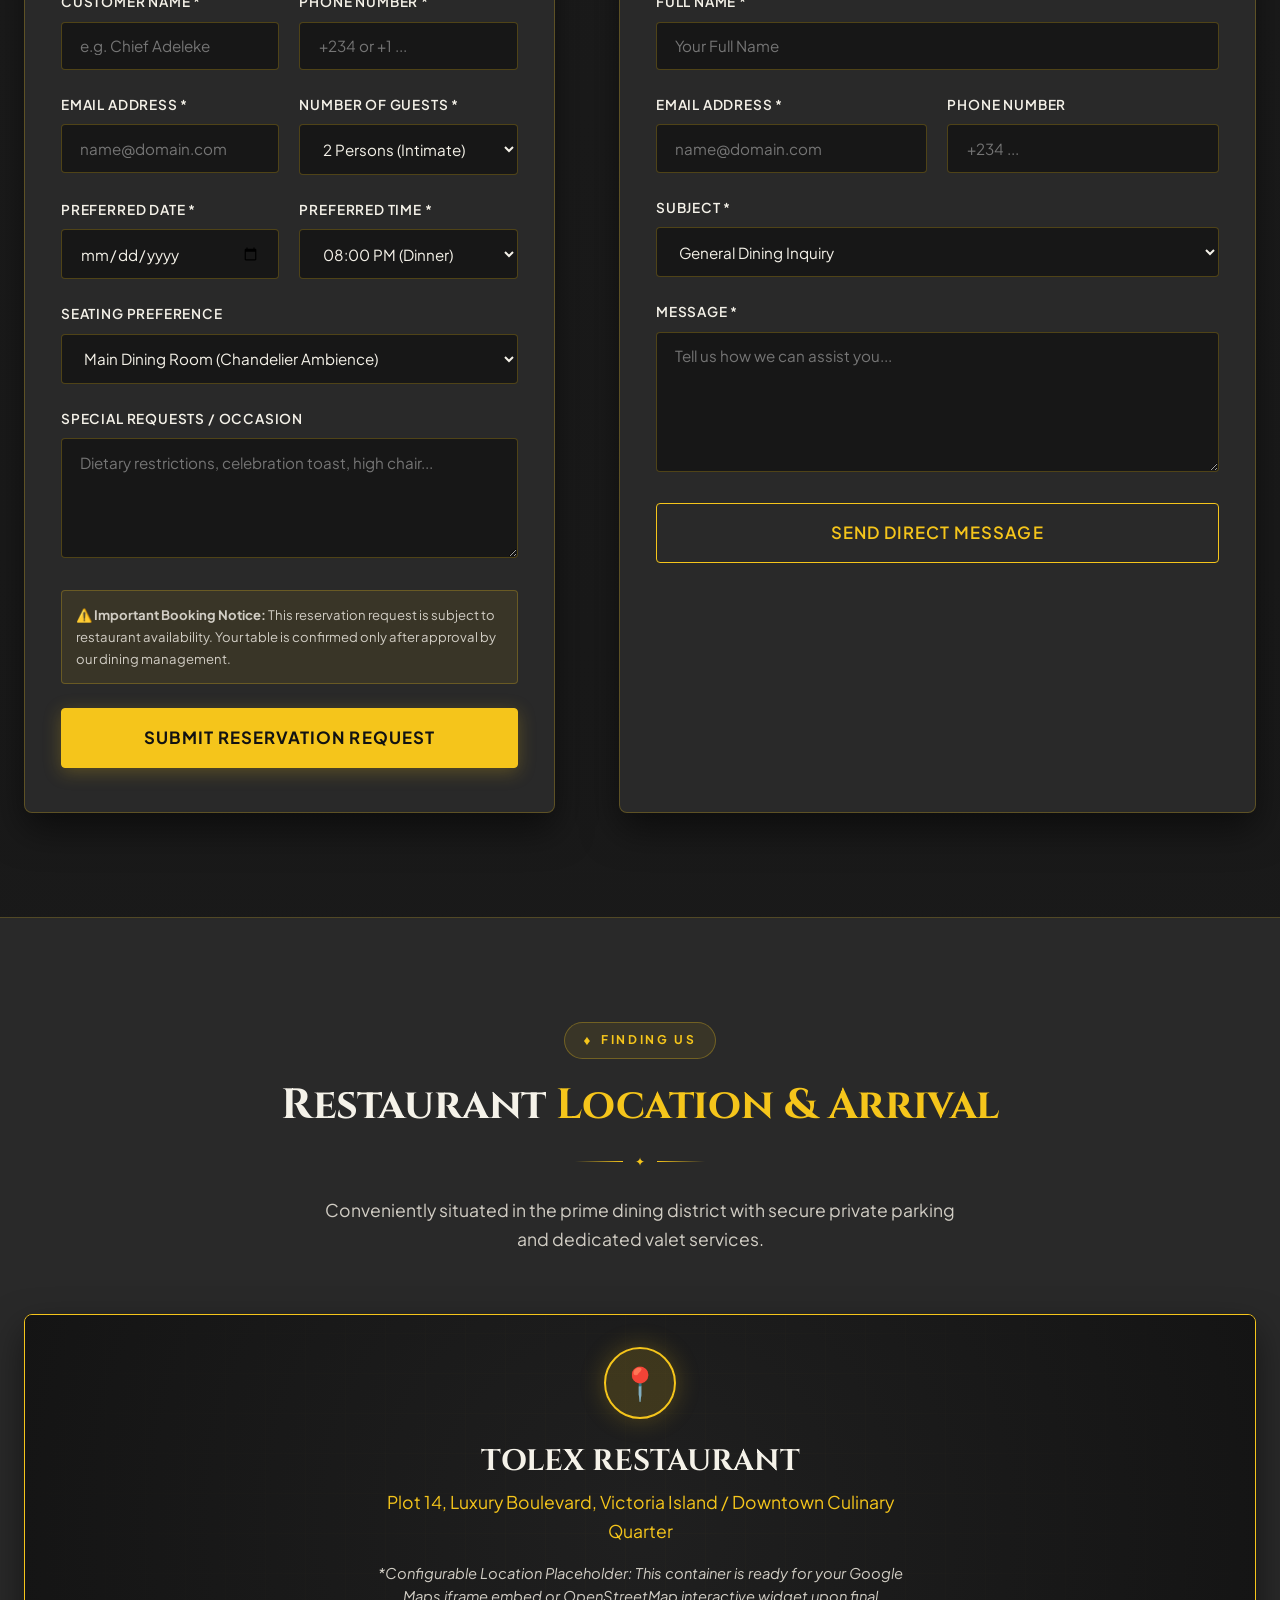
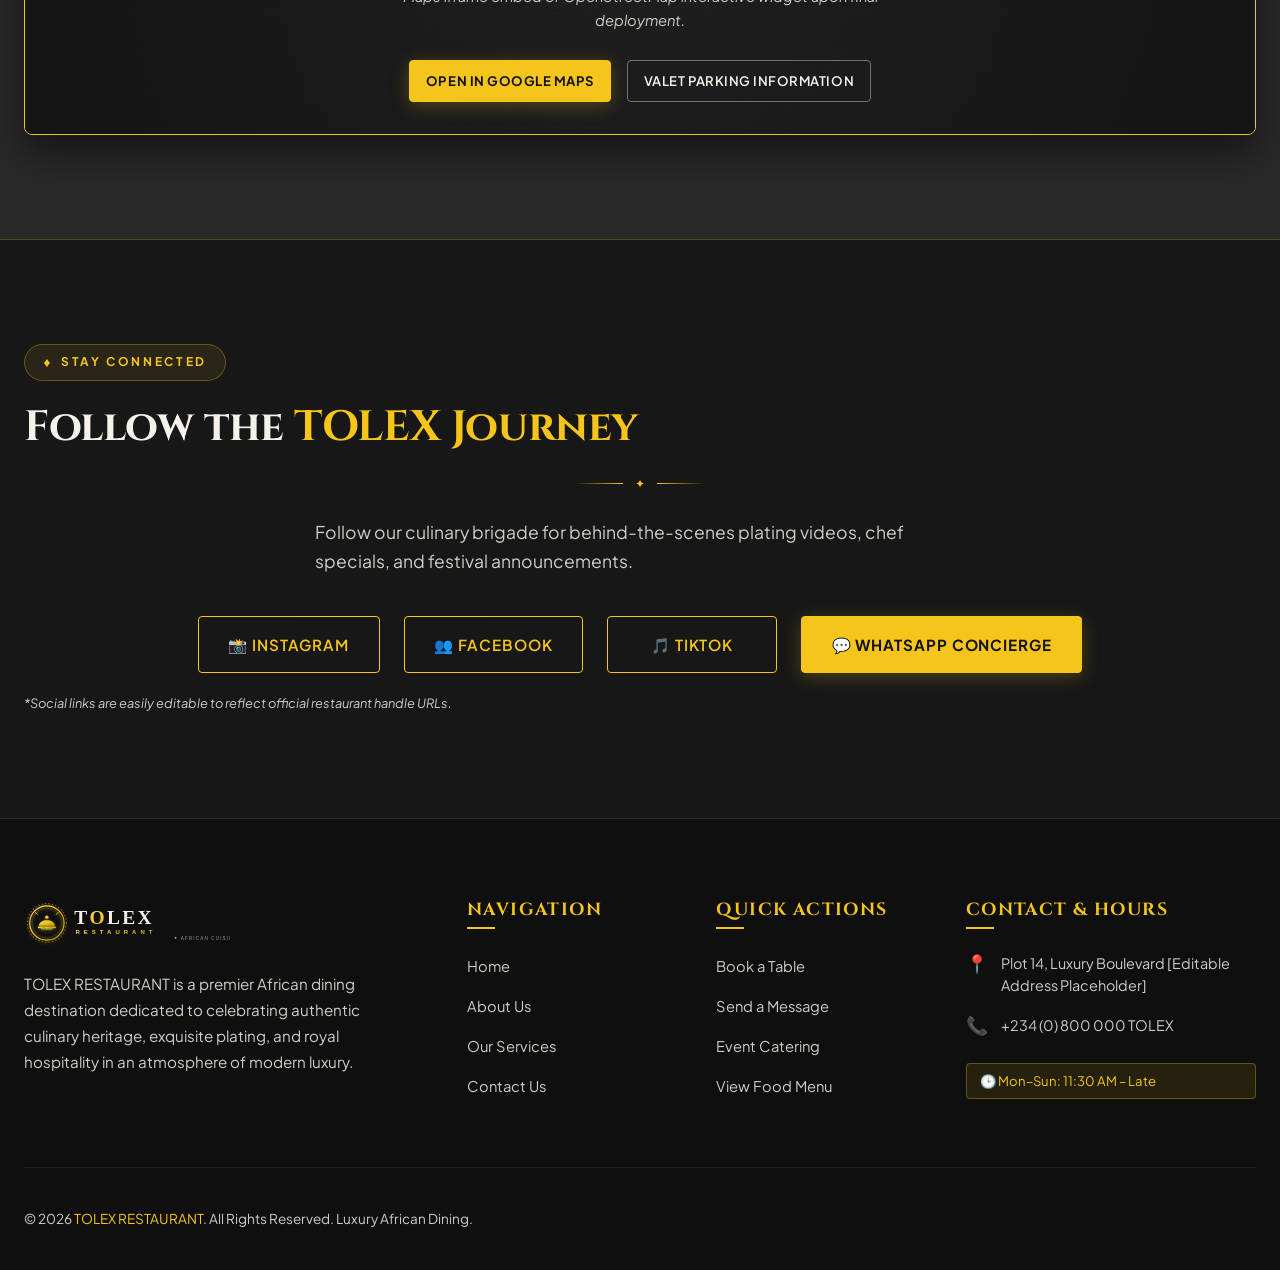
<file: contact.html>
<!DOCTYPE html>
<html lang="en">
<head>
  <meta charset="UTF-8">
  <meta name="viewport" content="width=device-width, initial-scale=1.0">
  <title>Contact Us & Reservations — TOLEX RESTAURANT | Luxury African Dining</title>
  <meta name="description" content="Get in touch with TOLEX RESTAURANT. Reserve a dining table, enquire about private events and catering, or send us feedback.">
  <link rel="icon" type="image/svg+xml" href="assets/icons/favicon.svg">
  <link rel="stylesheet" href="css/style.css">
</head>
<body class="site-wrapper">

  <!-- ==================== HEADER & NAVIGATION ==================== -->
  <header class="tolex-header" id="mainHeader">
    <div class="container nav-container">
      <a href="index.html" class="brand-logo-link" aria-label="TOLEX RESTAURANT Home">
        <img src="assets/logo/logo.svg" alt="TOLEX RESTAURANT" class="brand-logo-svg" width="220" height="52">
      </a>

      <nav class="desktop-nav-menu" aria-label="Primary Navigation">
        <a href="index.html" class="nav-link">Home</a>
        <a href="about.html" class="nav-link">About Us</a>
        <a href="services.html" class="nav-link">Our Services</a>
        <a href="contact.html" class="nav-link is-active">Contact Us</a>
      </nav>

      <div class="nav-right-actions">
        <button type="button" class="cart-toggle-btn" data-open-cart aria-label="Open Order Enquiry Cart">
          <svg width="20" height="20" viewBox="0 0 24 24" fill="none" stroke="currentColor" stroke-width="2" stroke-linecap="round" stroke-linejoin="round">
            <path d="M6 2L3 6v14a2 2 0 0 0 2 2h14a2 2 0 0 0 2-2V6l-3-2z"></path>
            <line x1="3" y1="6" x2="21" y2="6"></line>
            <path d="M16 10a4 4 0 0 1-8 0"></path>
          </svg>
          <span class="cart-counter-badge">0</span>
        </button>

        <button type="button" class="btn btn-gold btn-sm btn-reservation-header" data-open-reservation>
          Reserve a Table
        </button>

        <button type="button" class="mobile-menu-toggle" id="mobileMenuToggle" aria-label="Open Mobile Menu">
          <span></span><span></span><span></span>
        </button>
      </div>
    </div>
  </header>

  <!-- Mobile Navigation Drawer -->
  <div class="mobile-nav-backdrop" id="mobileNavBackdrop"></div>
  <aside class="mobile-nav-drawer" id="mobileNavDrawer" aria-label="Mobile Navigation">
    <div class="mobile-nav-header">
      <img src="assets/logo/logo.svg" alt="TOLEX RESTAURANT" width="180">
      <button type="button" class="close-mobile-nav" id="closeMobileNav" aria-label="Close Mobile Menu">&times;</button>
    </div>
    <div class="mobile-nav-links">
      <a href="index.html" class="mobile-nav-link">Home</a>
      <a href="about.html" class="mobile-nav-link">About Us</a>
      <a href="services.html" class="mobile-nav-link">Our Services</a>
      <a href="contact.html" class="mobile-nav-link is-active">Contact Us</a>
    </div>
    <div class="mobile-nav-footer">
      <button type="button" class="btn btn-gold w-100" data-open-reservation>
        Reserve a Table
      </button>
      <button type="button" class="btn btn-outline-gold w-100" data-open-cart>
        Order Enquiry Cart
      </button>
    </div>
  </aside>

  <main>
    <!-- ==================== 1. CONTACT HERO ==================== -->
    <section class="page-hero-section">
      <img src="assets/images/hero-3.jpg" alt="Dining Ambiance at TOLEX RESTAURANT" class="page-hero-bg">
      <div class="page-hero-overlay"></div>
      
      <!-- Decorative Botanical Corners -->
      <img src="assets/icons/corner-ornament.svg" class="hero-corner-filigree top-left" alt="" aria-hidden="true">
      <img src="assets/icons/corner-ornament.svg" class="hero-corner-filigree top-right" alt="" aria-hidden="true">

      <div class="container page-hero-content reveal-up">
        <div class="page-breadcrumbs">
          <a href="index.html">Home</a> <span>/</span> <span>Contact Us</span>
        </div>
        <h1 class="page-hero-title">Connect with <span class="text-gold">Our Concierge</span></h1>
        <div class="gold-divider-center">
          <span class="line"></span><span class="icon">✦</span><span class="line right"></span>
        </div>
        <p class="page-hero-subtitle">
          We welcome table reservation enquiries, private event consultations, feedback, and special requests. Our concierge team is at your dedicated service.
        </p>
      </div>
    </section>

    <!-- ==================== 2. CONTACT INFO CARDS ==================== -->
    <section class="section-spacing" style="padding-bottom: 2rem;">
      <div class="container">
        <div class="why-us-grid">
          <!-- Phone Card -->
          <div class="why-us-card reveal-up">
            <div class="why-us-icon-wrap">
              <svg width="26" height="26" viewBox="0 0 24 24" fill="none" stroke="currentColor" stroke-width="2"><path d="M22 16.92v3a2 2 0 0 1-2.18 2 19.79 19.79 0 0 1-8.63-3.07 19.5 19.5 0 0 1-6-6 19.79 19.79 0 0 1-3.07-8.67A2 2 0 0 1 4.11 2h3a2 2 0 0 1 2 1.72 12.84 12.84 0 0 0 .7 2.81 2 2 0 0 1-.45 2.11L8.09 9.91a16 16 0 0 0 6 6l1.27-1.27a2 2 0 0 1 2.11-.45 12.84 12.84 0 0 0 2.81.7A2 2 0 0 1 22 16.92z"/></svg>
            </div>
            <h3 class="why-us-title">Phone Concierge</h3>
            <p class="why-us-desc">
              Direct table reservations and inquiries:<br>
              <strong class="text-gold">+234 (0) 800 000 TOLEX</strong><br>
              <span class="text-muted">[Editable Phone Placeholder]</span>
            </p>
          </div>

          <!-- WhatsApp Direct -->
          <div class="why-us-card reveal-up">
            <div class="why-us-icon-wrap">
              <svg width="26" height="26" viewBox="0 0 24 24" fill="currentColor"><path d="M12.031 6.172c-3.181 0-5.767 2.586-5.768 5.766-.001 1.298.38 2.27 1.019 3.287l-.711 2.598 2.669-.699c.969.586 1.761.88 2.791.88 3.181 0 5.768-2.587 5.768-5.766.001-3.181-2.585-5.766-5.768-5.766zm9.969 5.766c0 5.514-4.486 10-10 10-1.748 0-3.385-.45-4.819-1.239l-5.181 1.355 1.378-5.034c-.879-1.488-1.378-3.219-1.378-5.082 0-5.514 4.486-10 10-10s10 4.486 10 10z"/></svg>
            </div>
            <h3 class="why-us-title">WhatsApp Fast Desk</h3>
            <p class="why-us-desc">
              Instant responses, menu queries & takeout:<br>
              <a href="https://wa.me/2348123456789" target="_blank" rel="noopener noreferrer" class="text-gold" style="font-weight: 700;">+234 (0) 812 345 6789</a><br>
              <span class="text-muted">[Editable WhatsApp Placeholder]</span>
            </p>
          </div>

          <!-- Email Desk -->
          <div class="why-us-card reveal-up">
            <div class="why-us-icon-wrap">
              <svg width="26" height="26" viewBox="0 0 24 24" fill="none" stroke="currentColor" stroke-width="2"><path d="M4 4h16c1.1 0 2 .9 2 2v12c0 1.1-.9 2-2 2H4c-1.1 0-2-.9-2-2V6c0-1.1.9-2 2-2z"></path><polyline points="22,6 12,13 2,6"></polyline></svg>
            </div>
            <h3 class="why-us-title">Email Inquiries</h3>
            <p class="why-us-desc">
              Events, media & dining inquiries:<br>
              <strong class="text-gold">reservations@tolexrestaurant.com</strong><br>
              <span class="text-muted">[Editable Email Placeholder]</span>
            </p>
          </div>

          <!-- Address & Hours -->
          <div class="why-us-card reveal-up">
            <div class="why-us-icon-wrap">
              <svg width="26" height="26" viewBox="0 0 24 24" fill="none" stroke="currentColor" stroke-width="2"><path d="M12 2a8 8 0 0 0-8 8c0 5.25 8 12 8 12s8-6.75 8-12a8 8 0 0 0-8-8z"/><circle cx="12" cy="10" r="3"/></svg>
            </div>
            <h3 class="why-us-title">Location & Hours</h3>
            <p class="why-us-desc">
              Plot 14, Luxury Boulevard [Editable Address]<br>
              <strong class="text-gold">Mon–Thu:</strong> 11:30 AM – 11:00 PM<br>
              <strong class="text-gold">Fri–Sun:</strong> 11:30 AM – 12:30 AM
            </p>
          </div>
        </div>
      </div>
    </section>

    <!-- ==================== 3 & 4. DUAL FORMS SECTION ==================== -->
    <section class="section-spacing" id="forms-section">
      <div class="container">
        <div class="contact-grid">

          <!-- Left Column: Primary Table Reservation Form -->
          <div class="form-luxury-card reveal-up" id="reservation-section">
            <span class="section-tag-gold">Priority Bookings</span>
            <h2 style="font-size: 2rem; margin-bottom: 0.5rem; color: var(--color-warm-white);">Request a Table</h2>
            <div class="slide-gold-line" style="width: 60px; margin-bottom: 1.25rem;"></div>
            <p style="color: var(--color-warm-muted); font-size: 0.95rem; margin-bottom: 2rem;">
              Fill in your dining preferences. Our reservation manager will review table availability and confirm with you promptly.
            </p>

            <form id="pageReservationForm">
              <div class="form-row">
                <div class="form-group">
                  <label class="form-label" for="pageResName">Customer Name *</label>
                  <input type="text" id="pageResName" name="name" class="form-control" placeholder="e.g. Chief Adeleke" required>
                </div>
                <div class="form-group">
                  <label class="form-label" for="pageResPhone">Phone Number *</label>
                  <input type="tel" id="pageResPhone" name="phone" class="form-control" placeholder="+234 or +1 ..." required>
                </div>
              </div>

              <div class="form-row">
                <div class="form-group">
                  <label class="form-label" for="pageResEmail">Email Address *</label>
                  <input type="email" id="pageResEmail" name="email" class="form-control" placeholder="name@domain.com" required>
                </div>
                <div class="form-group">
                  <label class="form-label" for="pageResGuests">Number of Guests *</label>
                  <select id="pageResGuests" name="guests" class="form-control" required>
                    <option value="1">1 Person</option>
                    <option value="2" selected>2 Persons (Intimate)</option>
                    <option value="4">3 - 4 Persons</option>
                    <option value="6">5 - 8 Persons</option>
                    <option value="12">9 - 15 Persons</option>
                    <option value="20">16+ Persons (VIP Salon)</option>
                  </select>
                </div>
              </div>

              <div class="form-row">
                <div class="form-group">
                  <label class="form-label" for="pageResDate">Preferred Date *</label>
                  <input type="date" id="pageResDate" name="date" class="form-control" required>
                </div>
                <div class="form-group">
                  <label class="form-label" for="pageResTime">Preferred Time *</label>
                  <select id="pageResTime" name="time" class="form-control" required>
                    <option value="12:00 PM">12:00 PM (Lunch)</option>
                    <option value="01:30 PM">01:30 PM</option>
                    <option value="03:00 PM">03:00 PM</option>
                    <option value="06:30 PM">06:30 PM</option>
                    <option value="08:00 PM" selected>08:00 PM (Dinner)</option>
                    <option value="09:30 PM">09:30 PM</option>
                  </select>
                </div>
              </div>

              <div class="form-group">
                <label class="form-label" for="pageResSeating">Seating Preference</label>
                <select id="pageResSeating" name="seating" class="form-control">
                  <option value="Main Dining Room">Main Dining Room (Chandelier Ambience)</option>
                  <option value="Private VIP Lounge">Private VIP Lounge (Discreet & Intimate)</option>
                  <option value="Garden Terrace">Garden Terrace (Al Fresco Evening)</option>
                </select>
              </div>

              <div class="form-group">
                <label class="form-label" for="pageResNotes">Special Requests / Occasion</label>
                <textarea id="pageResNotes" name="special_requests" class="form-control" placeholder="Dietary restrictions, celebration toast, high chair..."></textarea>
              </div>

              <div class="res-notice-box" style="background: rgba(245, 197, 27, 0.08); border: 1px solid rgba(245, 197, 27, 0.25); padding: 0.85rem; border-radius: var(--radius-sm); margin-bottom: 1.5rem; font-size: 0.82rem; color: var(--color-warm-muted);">
                ⚠️ <strong>Important Booking Notice:</strong> This reservation request is subject to restaurant availability. Your table is confirmed only after approval by our dining management.
              </div>

              <button type="submit" class="btn btn-gold btn-lg w-100">
                Submit Reservation Request
              </button>
            </form>
          </div>

          <!-- Right Column: General Contact / Feedback Form -->
          <div class="form-luxury-card reveal-up">
            <span class="section-tag-gold">Customer Care</span>
            <h2 style="font-size: 2rem; margin-bottom: 0.5rem; color: var(--color-warm-white);">General Enquiry & Message</h2>
            <div class="slide-gold-line" style="width: 60px; margin-bottom: 1.25rem;"></div>
            <p style="color: var(--color-warm-muted); font-size: 0.95rem; margin-bottom: 2rem;">
              Have questions regarding our African culinary selections, private chef bookings, or catering? Send us a direct message below.
            </p>

            <form id="contactForm">
              <div class="form-group">
                <label class="form-label" for="contactFullName">Full Name *</label>
                <input type="text" id="contactFullName" name="name" class="form-control" placeholder="Your Full Name" required>
              </div>

              <div class="form-row">
                <div class="form-group">
                  <label class="form-label" for="contactEmail">Email Address *</label>
                  <input type="email" id="contactEmail" name="email" class="form-control" placeholder="name@domain.com" required>
                </div>
                <div class="form-group">
                  <label class="form-label" for="contactPhone">Phone Number</label>
                  <input type="tel" id="contactPhone" name="phone" class="form-control" placeholder="+234 ...">
                </div>
              </div>

              <div class="form-group">
                <label class="form-label" for="contactSubject">Subject *</label>
                <select id="contactSubject" name="subject" class="form-control" required>
                  <option value="General Dining Inquiry">General Dining Inquiry</option>
                  <option value="Event Catering Quote">Event Catering Quote</option>
                  <option value="VIP Private Dining Reservation">VIP Private Dining Reservation</option>
                  <option value="Guest Feedback & Compliments">Guest Feedback & Compliments</option>
                  <option value="Press & Media Relations">Press & Media Relations</option>
                </select>
              </div>

              <div class="form-group">
                <label class="form-label" for="contactMessage">Message *</label>
                <textarea id="contactMessage" name="message" class="form-control" style="min-height: 140px;" placeholder="Tell us how we can assist you..." required></textarea>
              </div>

              <button type="submit" class="btn btn-outline-gold btn-lg w-100">
                Send Direct Message
              </button>
            </form>
          </div>

        </div>
      </div>
    </section>

    <!-- ==================== 5. CONFIGURABLE LOCATION / MAP SECTION ==================== -->
    <section class="section-spacing" style="background-color: var(--color-charcoal); border-top: 1px solid rgba(245, 197, 27, 0.2); border-bottom: 1px solid rgba(245, 197, 27, 0.2);">
      <div class="container">
        <div class="section-header reveal-up">
          <span class="section-tag-gold">Finding Us</span>
          <h2 class="section-title">Restaurant <span class="text-gold">Location & Arrival</span></h2>
          <div class="gold-divider-center">
            <span class="line"></span><span class="icon">✦</span><span class="line right"></span>
          </div>
          <p class="section-subtitle">
            Conveniently situated in the prime dining district with secure private parking and dedicated valet services.
          </p>
        </div>

        <!-- Styled Dark Map Box Placeholder -->
        <div class="reveal-up" style="position: relative; border-radius: var(--radius-md); overflow: hidden; border: 1px solid var(--color-gold); box-shadow: var(--shadow-card); background: #1a1a1a; min-height: 420px; display: flex; align-items: center; justify-content: center; text-align: center; padding: 2rem;">
          
          <!-- Decorative Dark Map Background Grid Lines & Vignette -->
          <div style="position: absolute; inset: 0; background: radial-gradient(circle at center, rgba(35, 35, 35, 0.6) 0%, rgba(20, 20, 20, 0.98) 100%), repeating-linear-gradient(0deg, rgba(245, 197, 27, 0.04) 0px, rgba(245, 197, 27, 0.04) 1px, transparent 1px, transparent 40px), repeating-linear-gradient(90deg, rgba(245, 197, 27, 0.04) 0px, rgba(245, 197, 27, 0.04) 1px, transparent 1px, transparent 40px);"></div>

          <div style="position: relative; z-index: 2; max-width: 560px;">
            <div style="width: 72px; height: 72px; background: rgba(245, 197, 27, 0.15); border: 2px solid var(--color-gold); border-radius: var(--radius-full); display: flex; align-items: center; justify-content: center; margin: 0 auto 1.5rem auto; color: var(--color-gold); font-size: 2rem; box-shadow: 0 0 25px var(--color-gold-glow);">
              📍
            </div>

            <h3 style="font-size: 1.85rem; color: var(--color-warm-white); margin-bottom: 0.5rem;">TOLEX RESTAURANT</h3>
            <p style="font-size: 1.1rem; color: var(--color-gold); margin-bottom: 1rem;">
              Plot 14, Luxury Boulevard, Victoria Island / Downtown Culinary Quarter
            </p>
            <p style="color: var(--color-warm-muted); font-size: 0.92rem; line-height: 1.6; margin-bottom: 1.75rem;">
              <em>*Configurable Location Placeholder: This container is ready for your Google Maps iframe embed or OpenStreetMap interactive widget upon final deployment.</em>
            </p>

            <div style="display: flex; gap: 1rem; justify-content: center; flex-wrap: wrap;">
              <a href="https://maps.google.com" target="_blank" rel="noopener noreferrer" class="btn btn-gold btn-sm">
                Open in Google Maps
              </a>
              <button type="button" class="btn btn-outline btn-sm" onclick="window.tolexShowToast('Valet parking is complimentary for all confirmed dining reservations.', 'info')">
                Valet Parking Information
              </button>
            </div>
          </div>
        </div>
      </div>
    </section>

    <!-- ==================== 6. SOCIAL MEDIA SECTION ==================== -->
    <section class="section-spacing text-center">
      <div class="container">
        <div class="reveal-up">
          <span class="section-tag-gold">Stay Connected</span>
          <h2 class="section-title">Follow the <span class="text-gold">TOLEX Journey</span></h2>
          <div class="gold-divider-center">
            <span class="line"></span><span class="icon">✦</span><span class="line right"></span>
          </div>
          <p class="section-subtitle" style="margin-bottom: 2.5rem;">
            Follow our culinary brigade for behind-the-scenes plating videos, chef specials, and festival announcements.
          </p>

          <div style="display: flex; justify-content: center; gap: 1.5rem; flex-wrap: wrap;">
            <a href="https://instagram.com" target="_blank" rel="noopener noreferrer" class="btn btn-outline-gold" style="min-width: 170px;">
              📸 Instagram
            </a>
            <a href="https://facebook.com" target="_blank" rel="noopener noreferrer" class="btn btn-outline-gold" style="min-width: 170px;">
              👥 Facebook
            </a>
            <a href="https://tiktok.com" target="_blank" rel="noopener noreferrer" class="btn btn-outline-gold" style="min-width: 170px;">
              🎵 TikTok
            </a>
            <a href="https://wa.me/2348123456789" target="_blank" rel="noopener noreferrer" class="btn btn-gold" style="min-width: 170px;">
              💬 WhatsApp Concierge
            </a>
          </div>
          <p style="font-size: 0.8rem; color: var(--color-warm-muted); margin-top: 1.25rem;">
            <em>*Social links are easily editable to reflect official restaurant handle URLs.</em>
          </p>
        </div>
      </div>
    </section>
  </main>

  <!-- ==================== FOOTER ==================== -->
  <footer class="tolex-footer">
    <div class="container">
      <div class="footer-top-grid">
        <div class="footer-brand-col">
          <a href="index.html" aria-label="TOLEX RESTAURANT Home">
            <img src="assets/logo/logo.svg" alt="TOLEX RESTAURANT" class="brand-logo-svg" width="220">
          </a>
          <p class="footer-brand-desc">
            TOLEX RESTAURANT is a premier African dining destination dedicated to celebrating authentic culinary heritage, exquisite plating, and royal hospitality in an atmosphere of modern luxury.
          </p>
        </div>

        <div class="footer-col">
          <h4 class="footer-col-title">Navigation</h4>
          <ul class="footer-links-list">
            <li class="footer-link-item"><a href="index.html">Home</a></li>
            <li class="footer-link-item"><a href="about.html">About Us</a></li>
            <li class="footer-link-item"><a href="services.html">Our Services</a></li>
            <li class="footer-link-item"><a href="contact.html">Contact Us</a></li>
          </ul>
        </div>

        <div class="footer-col">
          <h4 class="footer-col-title">Quick Actions</h4>
          <ul class="footer-links-list">
            <li class="footer-link-item"><a href="#reservation-section">Book a Table</a></li>
            <li class="footer-link-item"><a href="#forms-section">Send a Message</a></li>
            <li class="footer-link-item"><a href="services.html#catering">Event Catering</a></li>
            <li class="footer-link-item"><a href="services.html#menu">View Food Menu</a></li>
          </ul>
        </div>

        <div class="footer-col">
          <h4 class="footer-col-title">Contact & Hours</h4>
          <div class="footer-contact-info-list">
            <div class="footer-contact-item">
              <span class="footer-contact-icon">📍</span>
              <p class="footer-contact-text">Plot 14, Luxury Boulevard [Editable Address Placeholder]</p>
            </div>
            <div class="footer-contact-item">
              <span class="footer-contact-icon">📞</span>
              <p class="footer-contact-text">+234 (0) 800 000 TOLEX</p>
            </div>
            <div class="footer-hours-badge">
              🕒 Mon–Sun: 11:30 AM – Late
            </div>
          </div>
        </div>
      </div>

      <div class="footer-bottom-bar">
        <p class="footer-copy-text">
          &copy; 2026 <span>TOLEX RESTAURANT</span>. All Rights Reserved. Luxury African Dining.
        </p>
      </div>
    </div>
  </footer>

  <!-- ==================== TABLE RESERVATION MODAL ==================== -->
  <div class="tolex-modal-backdrop" id="reservationModal" role="dialog" aria-modal="true" aria-labelledby="contactModalTitle">
    <div class="tolex-modal-dialog">
      <div class="modal-corner-ornament top-left"></div>
      <div class="modal-corner-ornament top-right"></div>
      <button type="button" class="modal-close-btn" data-close-modal aria-label="Close Reservation Modal">&times;</button>

      <div class="modal-header-crest text-center" style="margin-bottom: 1.5rem;">
        <img src="assets/icons/favicon.svg" alt="TOLEX Crest" width="48" style="margin: 0 auto 0.75rem auto;">
        <span class="section-tag-gold">Royal Hospitality</span>
        <h3 class="modal-title" id="contactModalTitle" style="font-size: 1.85rem; margin-top: 0.5rem;">Table Reservation Request</h3>
      </div>

      <form id="tableReservationForm">
        <div class="form-row">
          <div class="form-group">
            <label class="form-label" for="cModalName">Customer Name *</label>
            <input type="text" id="cModalName" name="name" class="form-control" placeholder="Your Name" required>
          </div>
          <div class="form-group">
            <label class="form-label" for="cModalPhone">Phone Number *</label>
            <input type="tel" id="cModalPhone" name="phone" class="form-control" placeholder="+234 or +1 ..." required>
          </div>
        </div>

        <div class="form-row">
          <div class="form-group">
            <label class="form-label" for="cModalEmail">Email Address *</label>
            <input type="email" id="cModalEmail" name="email" class="form-control" placeholder="name@domain.com" required>
          </div>
          <div class="form-group">
            <label class="form-label" for="cModalGuests">Number of Guests *</label>
            <select id="cModalGuests" name="guests" class="form-control" required>
              <option value="1">1 Person</option>
              <option value="2" selected>2 Persons</option>
              <option value="4">3 - 4 Persons</option>
              <option value="8">5 - 8 Persons</option>
              <option value="15">9+ Persons</option>
            </select>
          </div>
        </div>

        <div class="form-row">
          <div class="form-group">
            <label class="form-label" for="cModalDate">Preferred Date *</label>
            <input type="date" id="cModalDate" name="date" class="form-control" required>
          </div>
          <div class="form-group">
            <label class="form-label" for="cModalTime">Preferred Time *</label>
            <select id="cModalTime" name="time" class="form-control" required>
              <option value="12:00 PM">12:00 PM</option>
              <option value="01:30 PM">01:30 PM</option>
              <option value="06:30 PM">06:30 PM</option>
              <option value="08:00 PM" selected>08:00 PM</option>
              <option value="09:30 PM">09:30 PM</option>
            </select>
          </div>
        </div>

        <div class="form-group">
          <label class="form-label" for="cModalSeating">Seating Preference</label>
          <select id="cModalSeating" name="seating" class="form-control">
            <option value="Main Dining Room">Main Dining Room</option>
            <option value="Private VIP Lounge">Private VIP Lounge</option>
            <option value="Garden Terrace">Garden Terrace</option>
          </select>
        </div>

        <div class="form-group">
          <label class="form-label" for="cModalNotes">Special Requests</label>
          <textarea id="cModalNotes" name="special_requests" class="form-control" placeholder="Special requirements..."></textarea>
        </div>

        <div class="res-notice-box" style="background: rgba(245, 197, 27, 0.08); border: 1px solid rgba(245, 197, 27, 0.25); padding: 0.85rem; border-radius: var(--radius-sm); margin-bottom: 1.5rem; font-size: 0.82rem; color: var(--color-warm-muted);">
          ⚠️ <strong>Notice:</strong> Submitting this request sends your preferred reservation time to our team. Your table is confirmed once approved by restaurant management.
        </div>

        <button type="submit" class="btn btn-gold btn-lg w-100">
          Submit Table Reservation Request
        </button>
      </form>
    </div>
  </div>

  <!-- ==================== ORDER CART DRAWER ==================== -->
  <div class="cart-drawer-backdrop" id="cartDrawerBackdrop"></div>
  <aside class="order-cart-drawer" id="orderCartDrawer" aria-label="Order Enquiry Cart">
    <div class="cart-drawer-header">
      <div style="display: flex; align-items: center; gap: 0.75rem;">
        <span style="font-size: 1.4rem;">🛍️</span>
        <h3 class="cart-drawer-title">Order Enquiry Cart</h3>
      </div>
      <button type="button" class="modal-close-btn" id="closeCartDrawerBtn" aria-label="Close Cart">&times;</button>
    </div>
    <div class="cart-drawer-empty-state" id="cartEmptyState">
      <div style="font-size: 3rem; margin-bottom: 1rem; opacity: 0.6;">🍽️</div>
      <h4 style="font-size: 1.25rem; color: var(--color-warm-white); margin-bottom: 0.5rem;">Your Cart is Empty</h4>
      <p style="font-size: 0.9rem; margin-bottom: 1.5rem;">Explore our popular dishes and add your favorites to build your enquiry.</p>
      <a href="services.html#menu" class="btn btn-gold btn-sm">Browse Food Menu</a>
    </div>
    <div class="cart-items-scroll-area" id="cartItemsList"></div>
    <div class="cart-drawer-footer" id="cartCheckoutContainer" style="display: none;">
      <div class="cart-subtotal-row">
        <span class="subtotal-label">Estimated Total:</span>
        <span class="subtotal-val" id="cartSubtotalAmount">₦0</span>
      </div>
      <div class="form-group" style="margin-bottom: 0.85rem;">
        <input type="text" id="cartCustomerName" class="form-control" placeholder="Your Name">
      </div>
      <div class="form-group" style="margin-bottom: 0.85rem;">
        <select id="cartOrderType" class="form-control">
          <option value="Dine-in / Table Service">Dine-in / Table Service</option>
          <option value="Takeaway / Pickup">Takeaway / Express Pickup</option>
          <option value="Event Catering Enquiry">Event Catering Enquiry</option>
        </select>
      </div>
      <div class="form-group" style="margin-bottom: 1.25rem;">
        <input type="text" id="cartSpecialInstructions" class="form-control" placeholder="Special instructions">
      </div>
      <button type="button" class="btn btn-gold w-100" id="cartWhatsAppCheckoutBtn">
        Send Order Enquiry via WhatsApp
      </button>
    </div>
  </aside>

  <!-- Back to Top Button -->
  <button type="button" class="back-to-top-btn" id="backToTopBtn" aria-label="Back to Top">↑</button>

  <!-- SCRIPTS -->
  <script src="js/menu.js"></script>
  <script src="js/reservations.js"></script>
  <script src="js/main.js"></script>
</body>
</html>
</file>
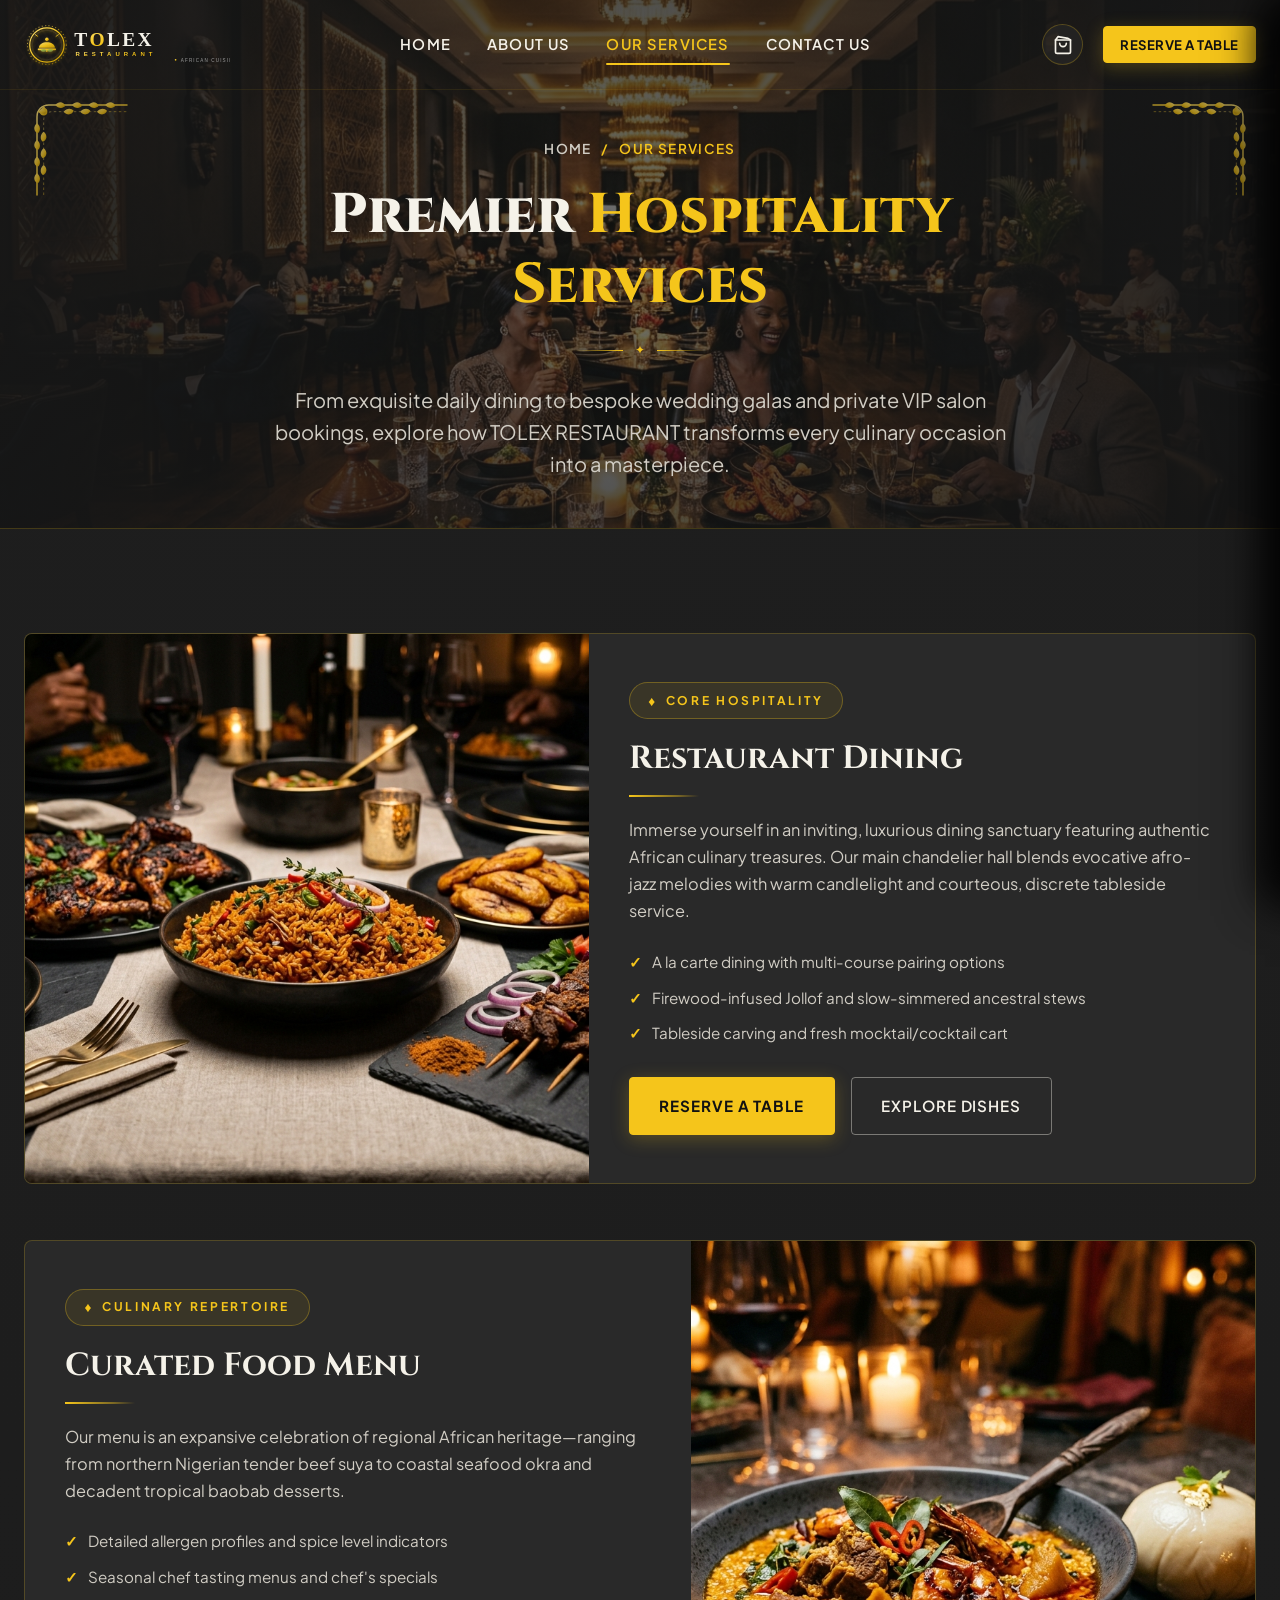
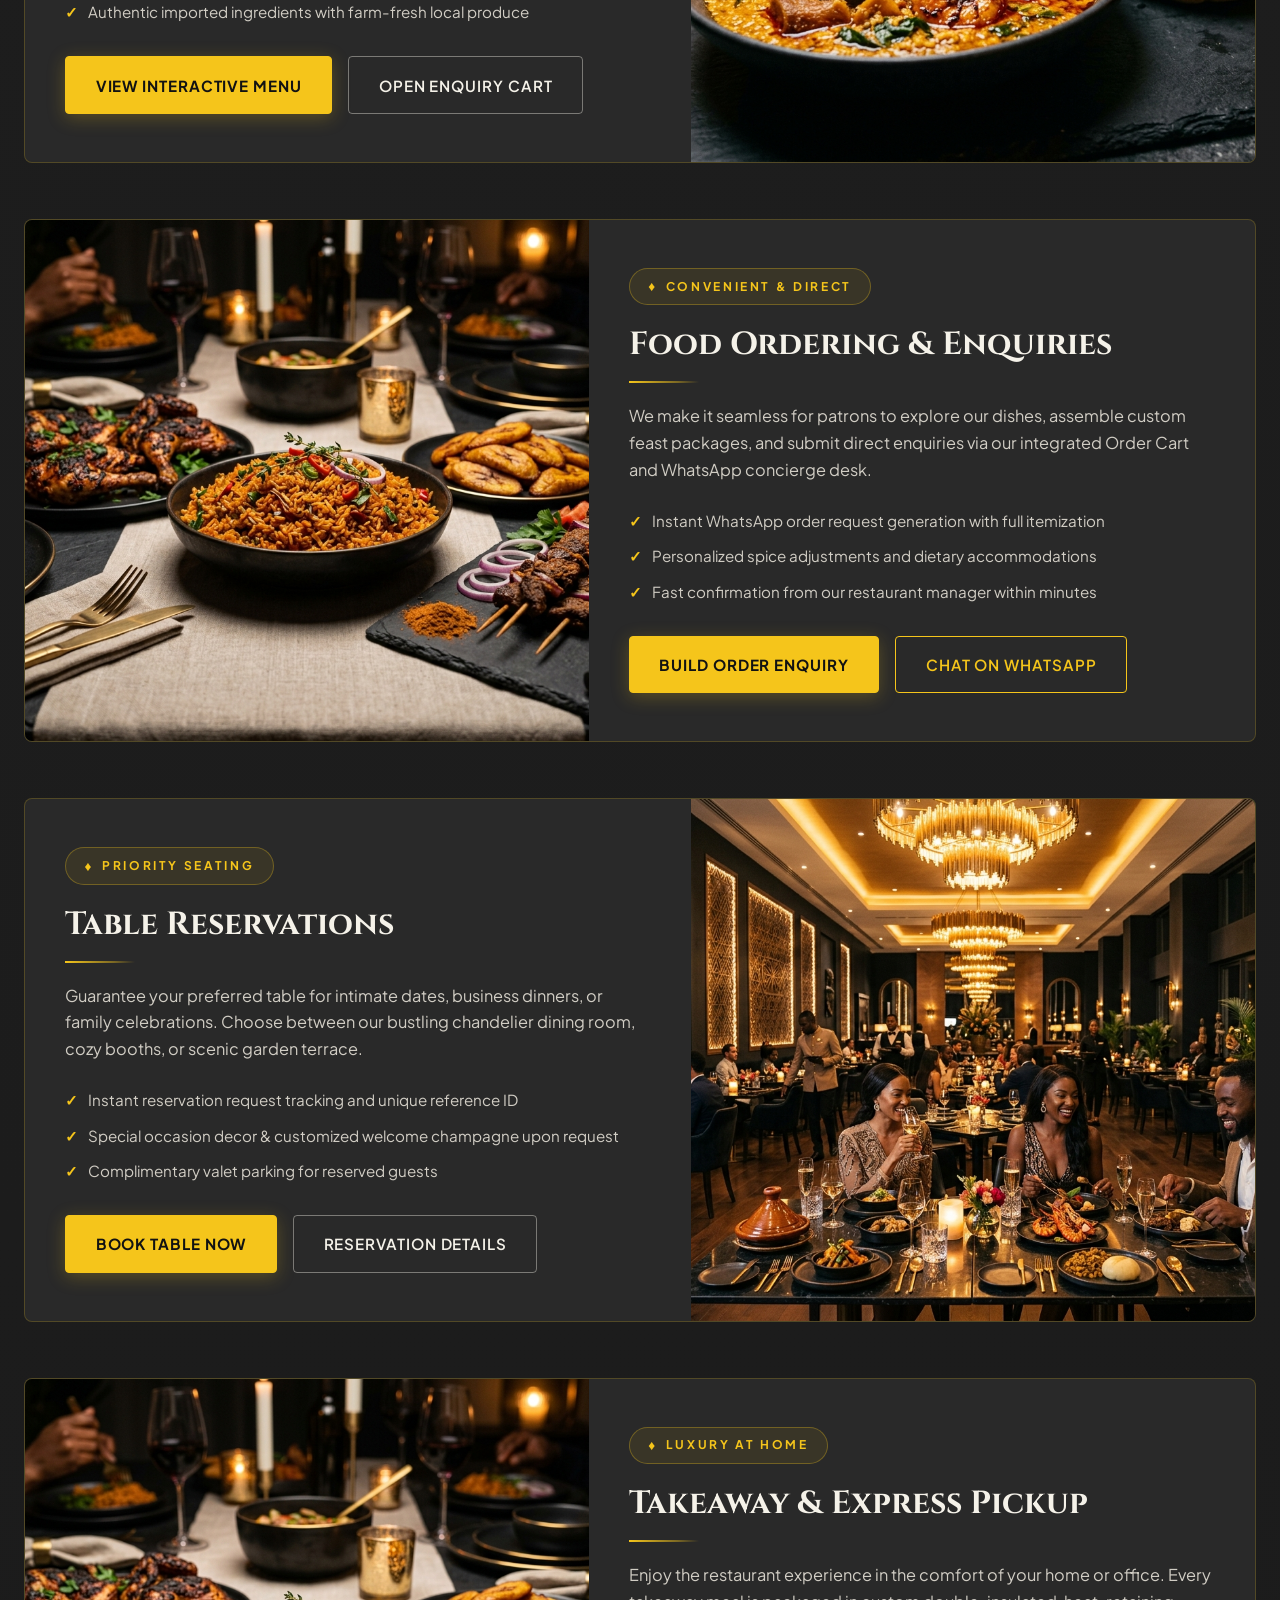
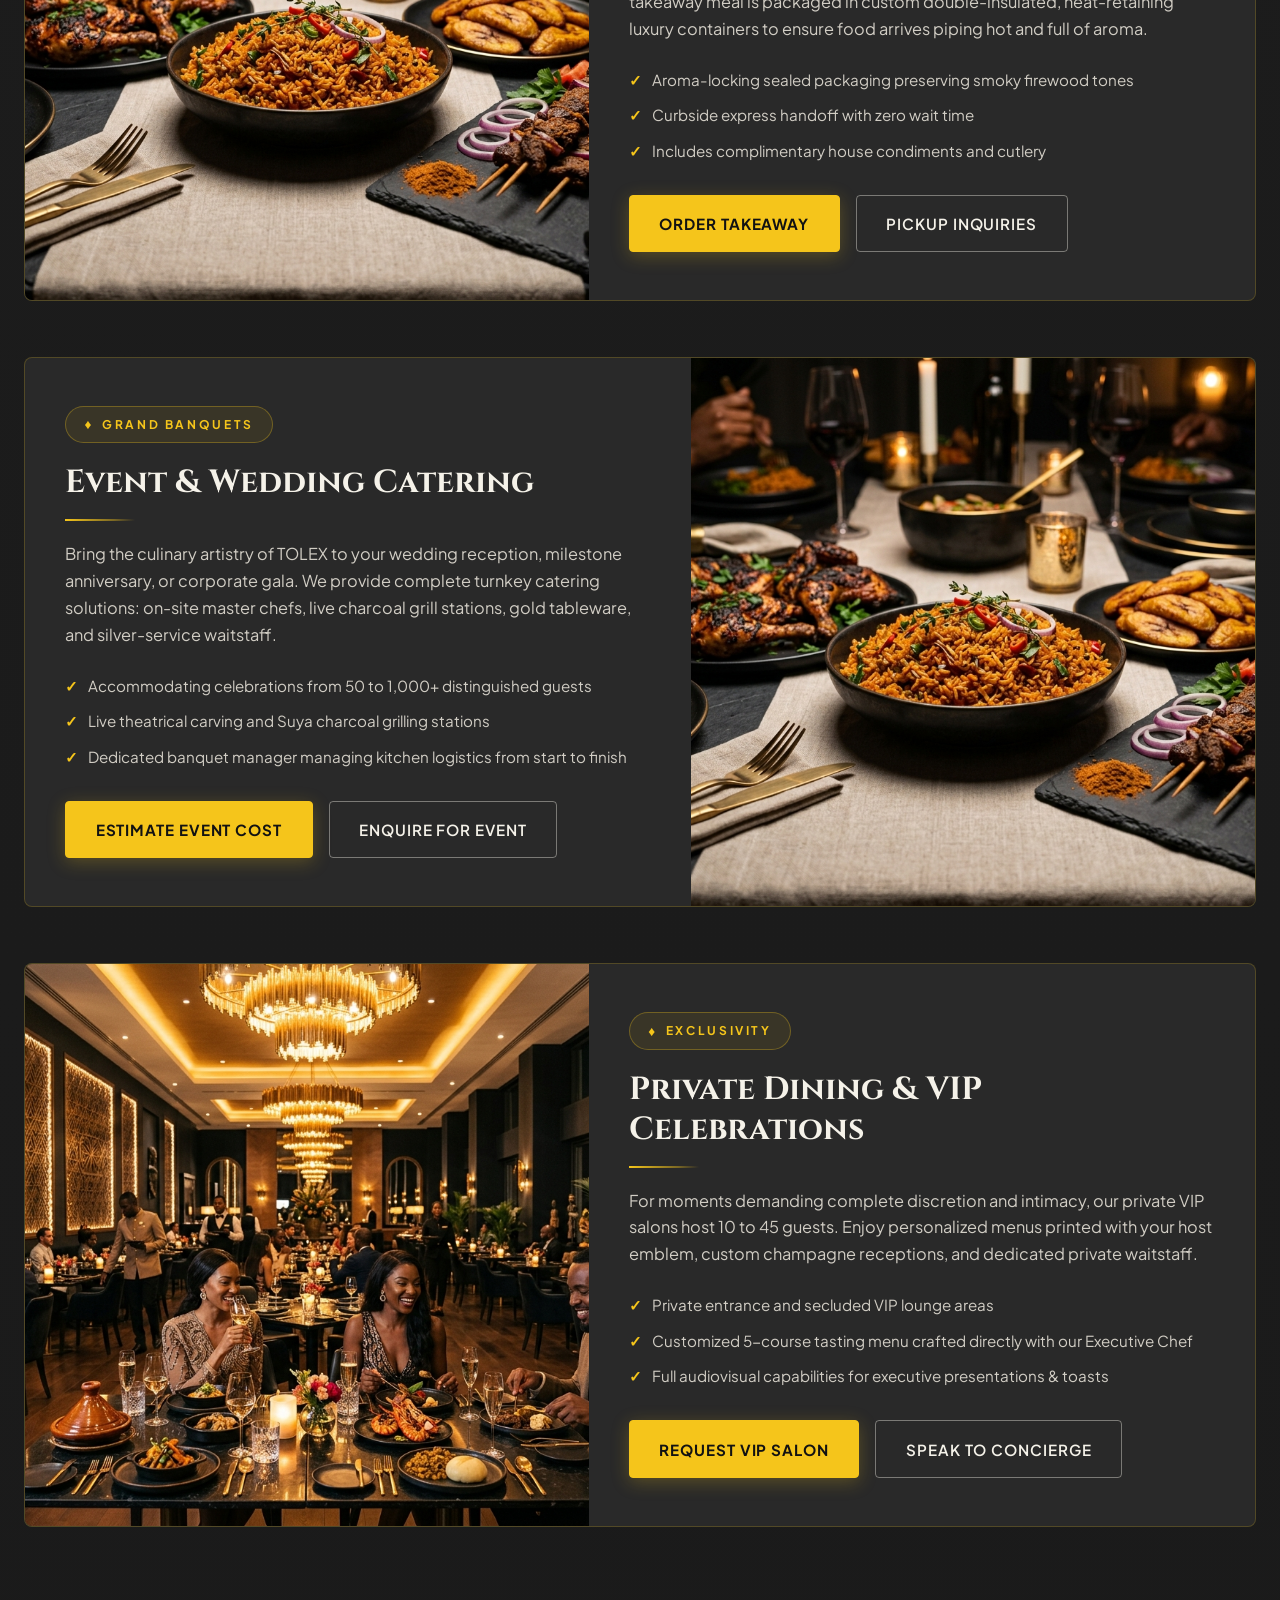
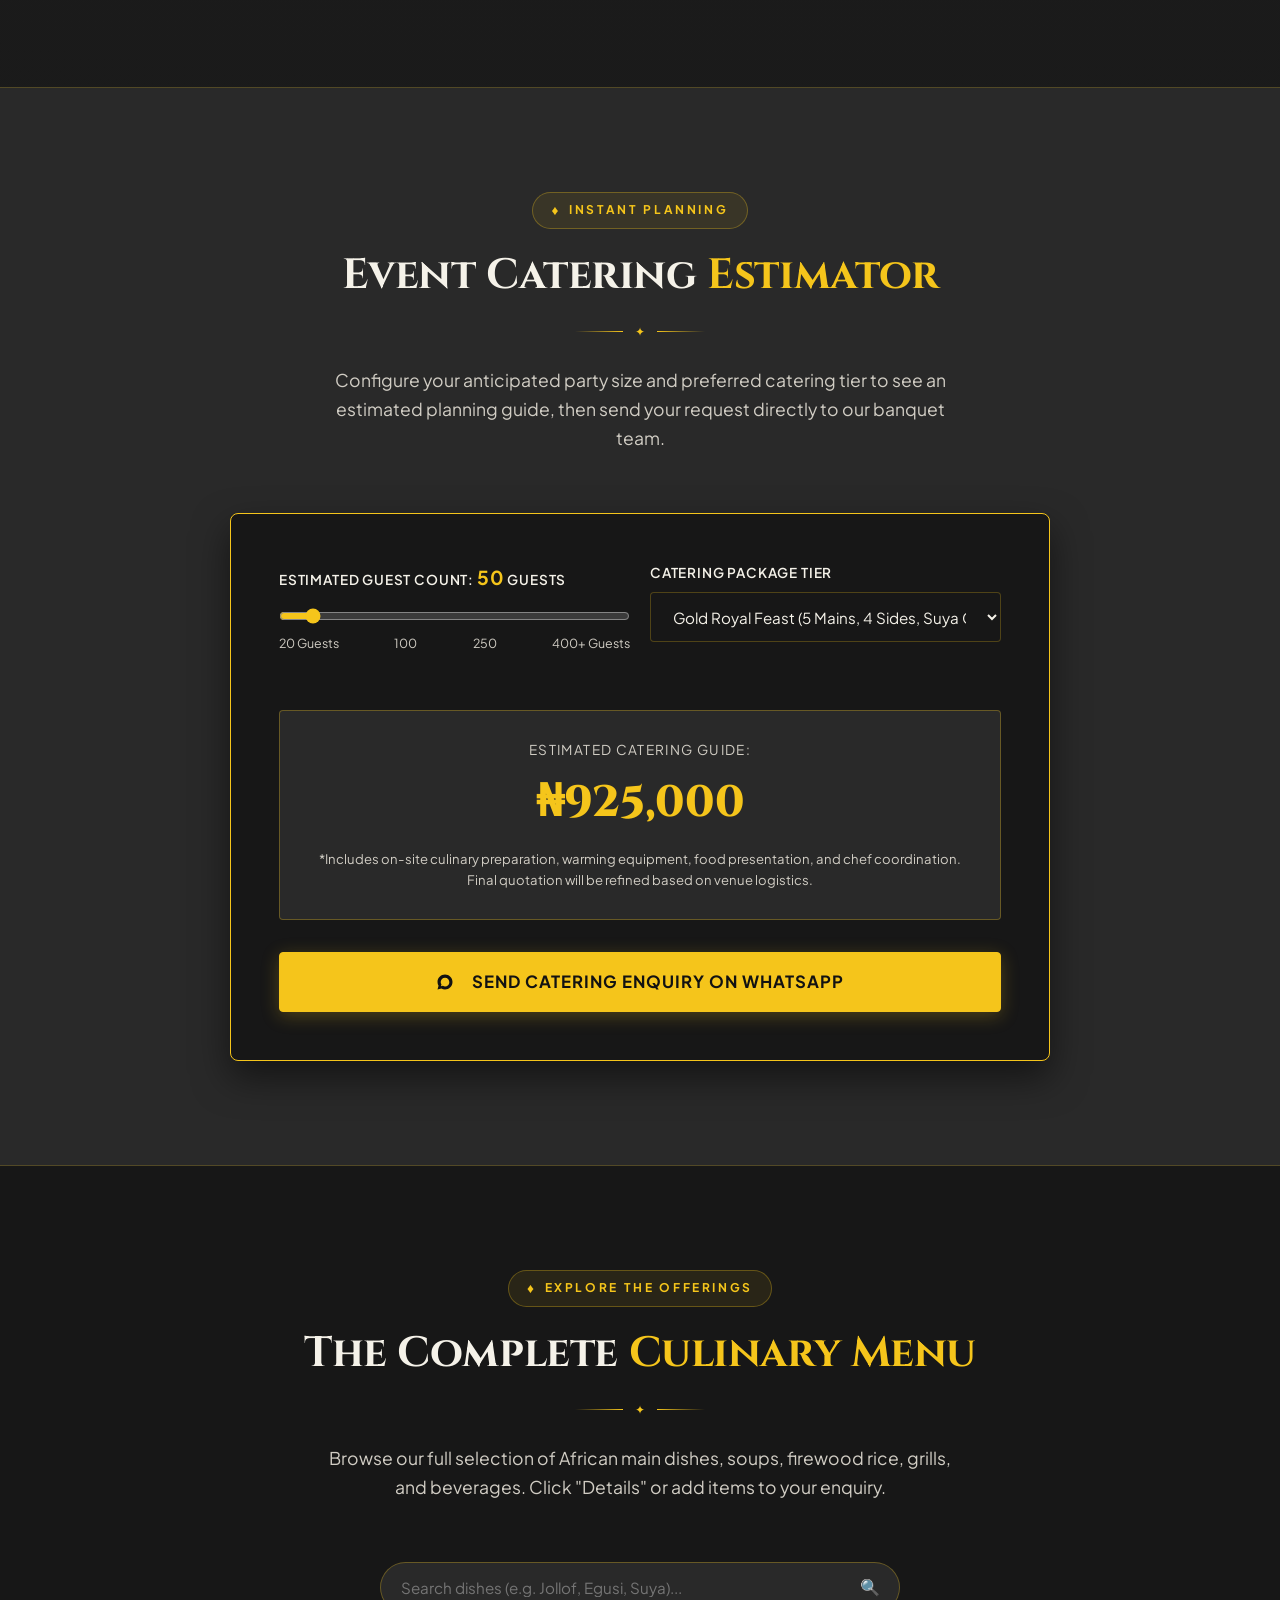
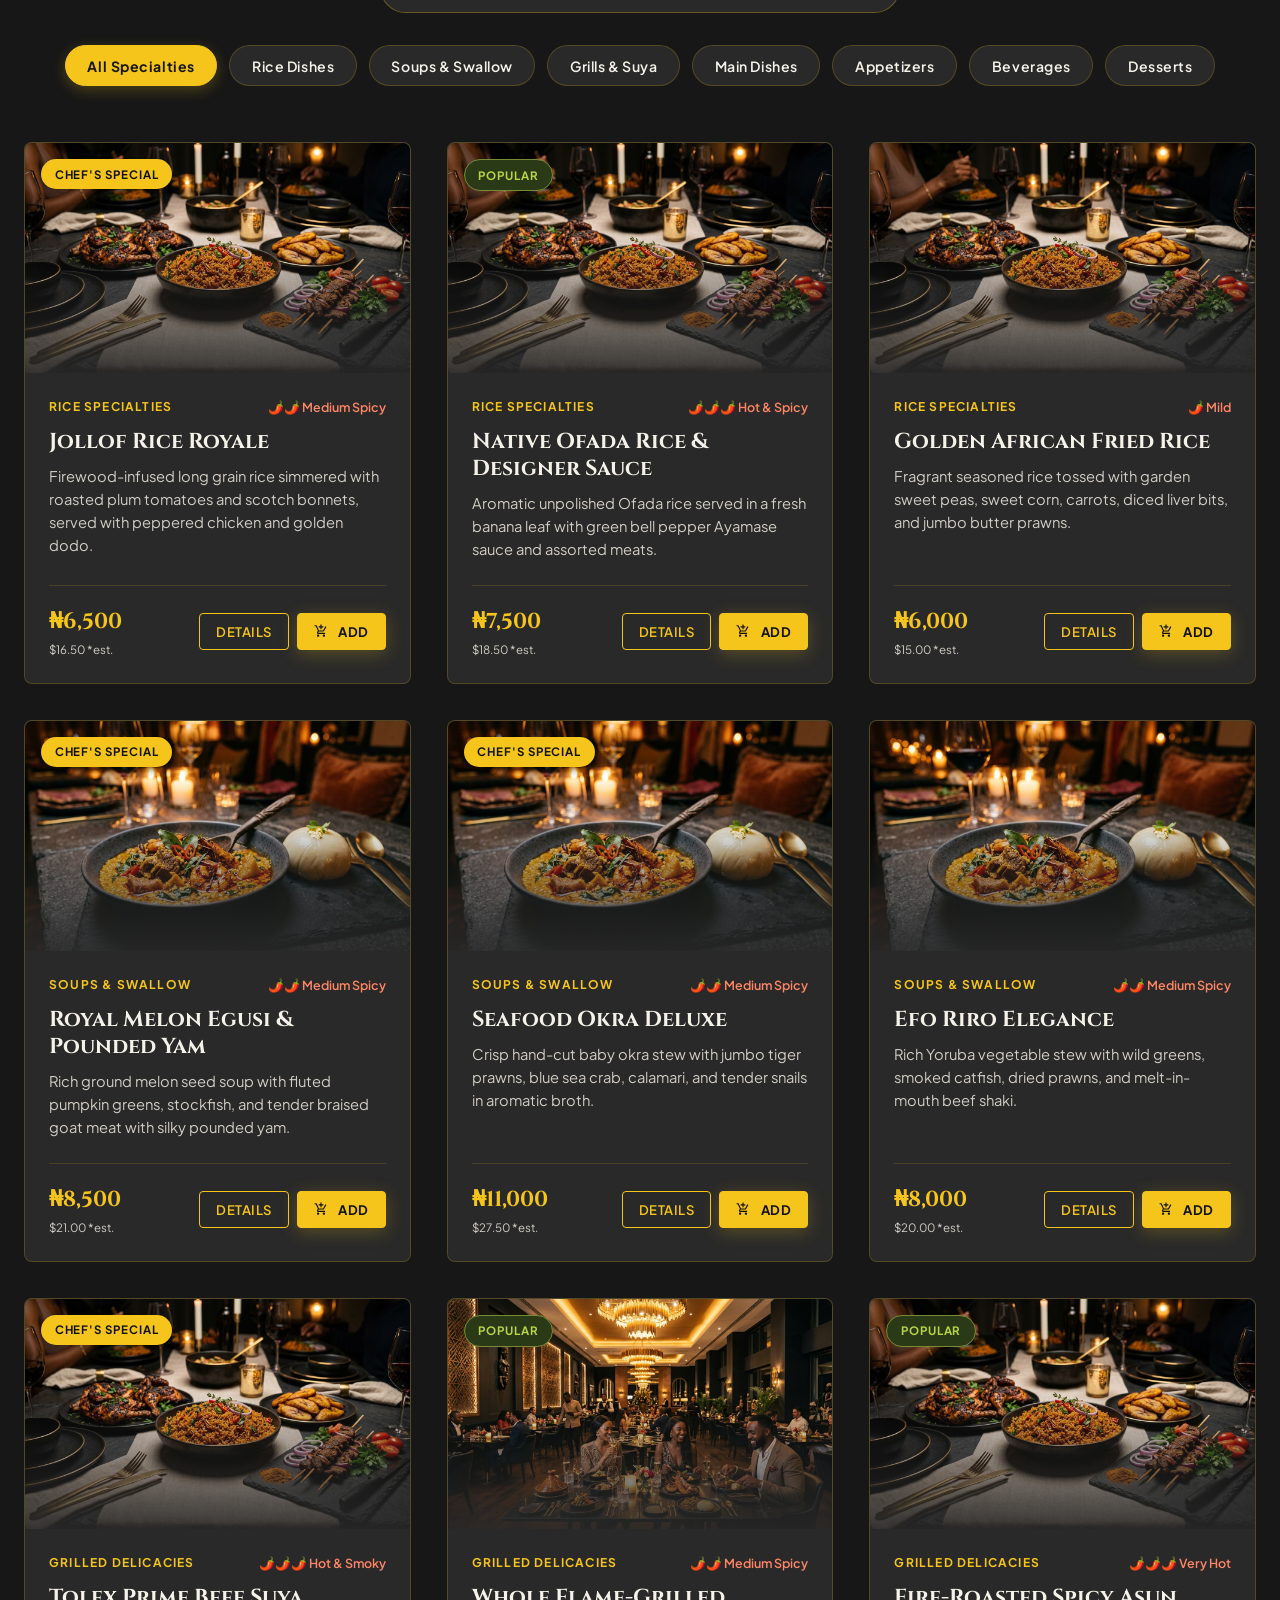
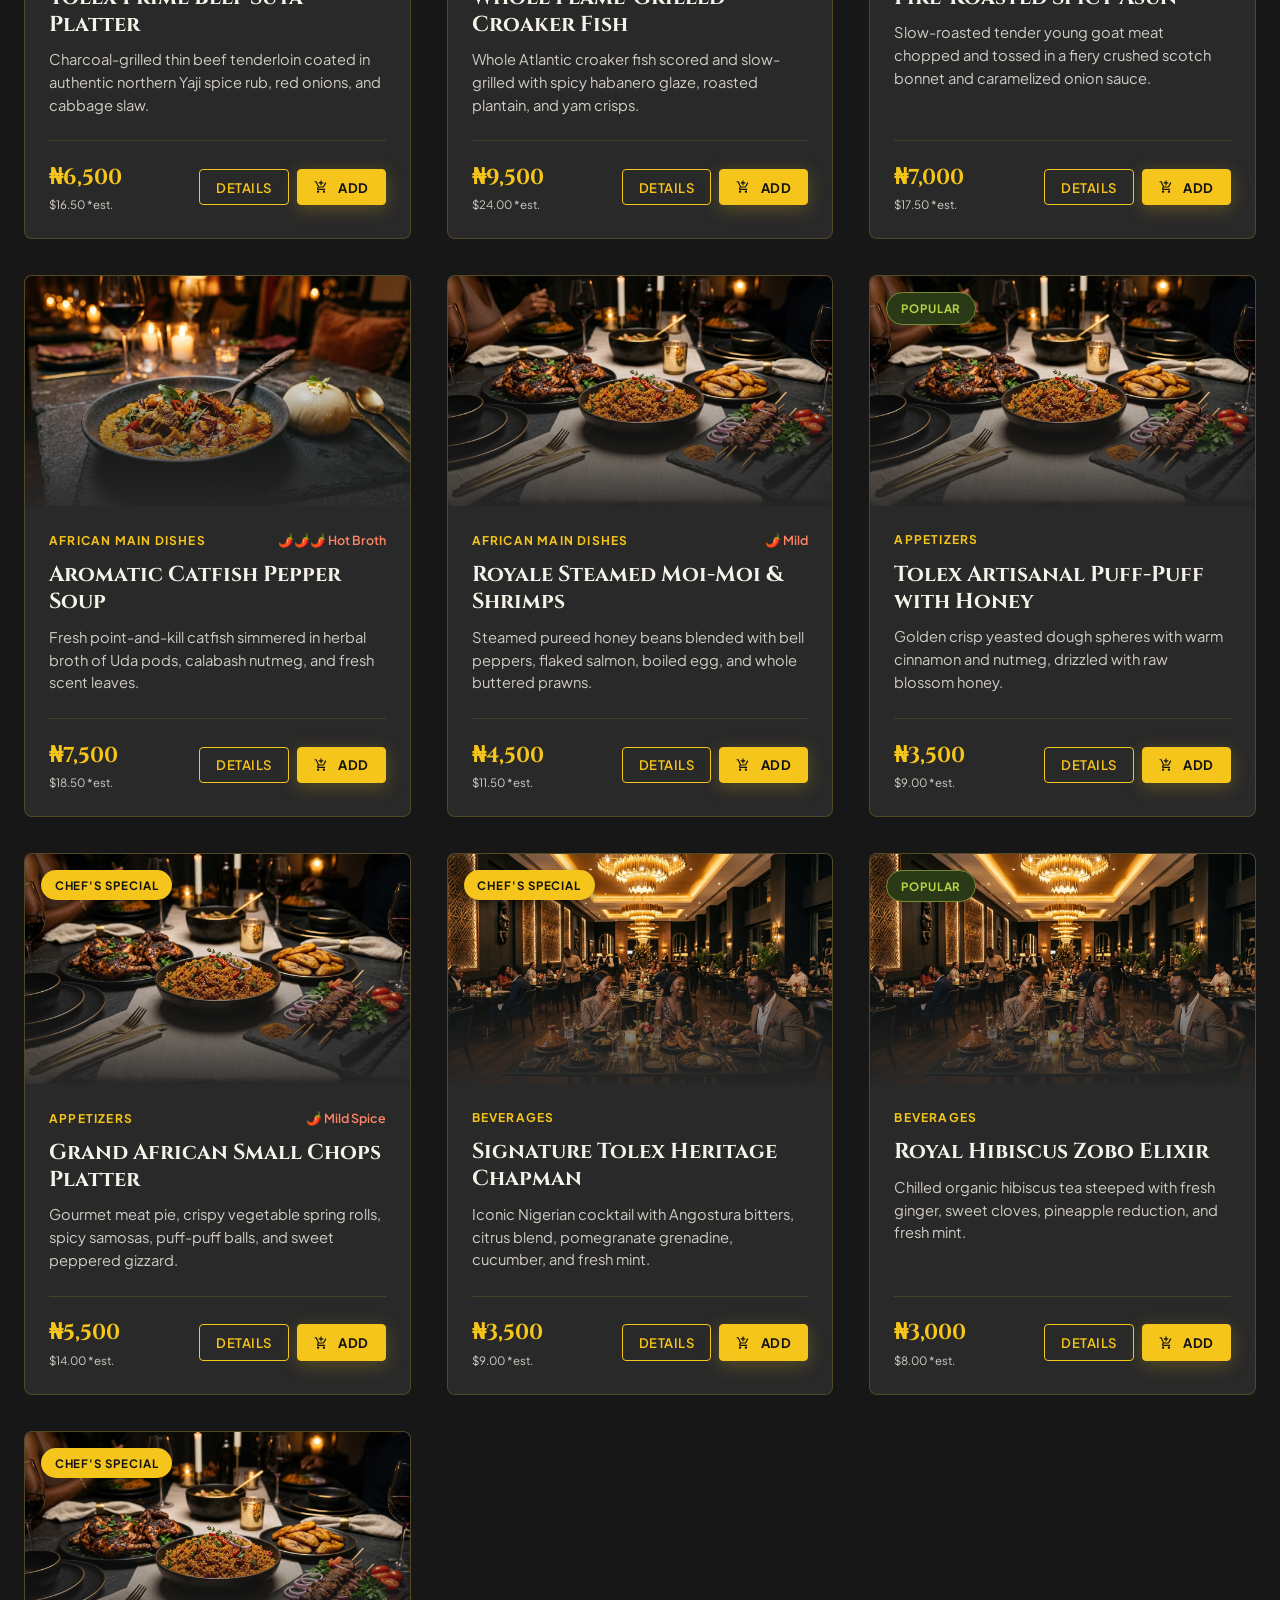
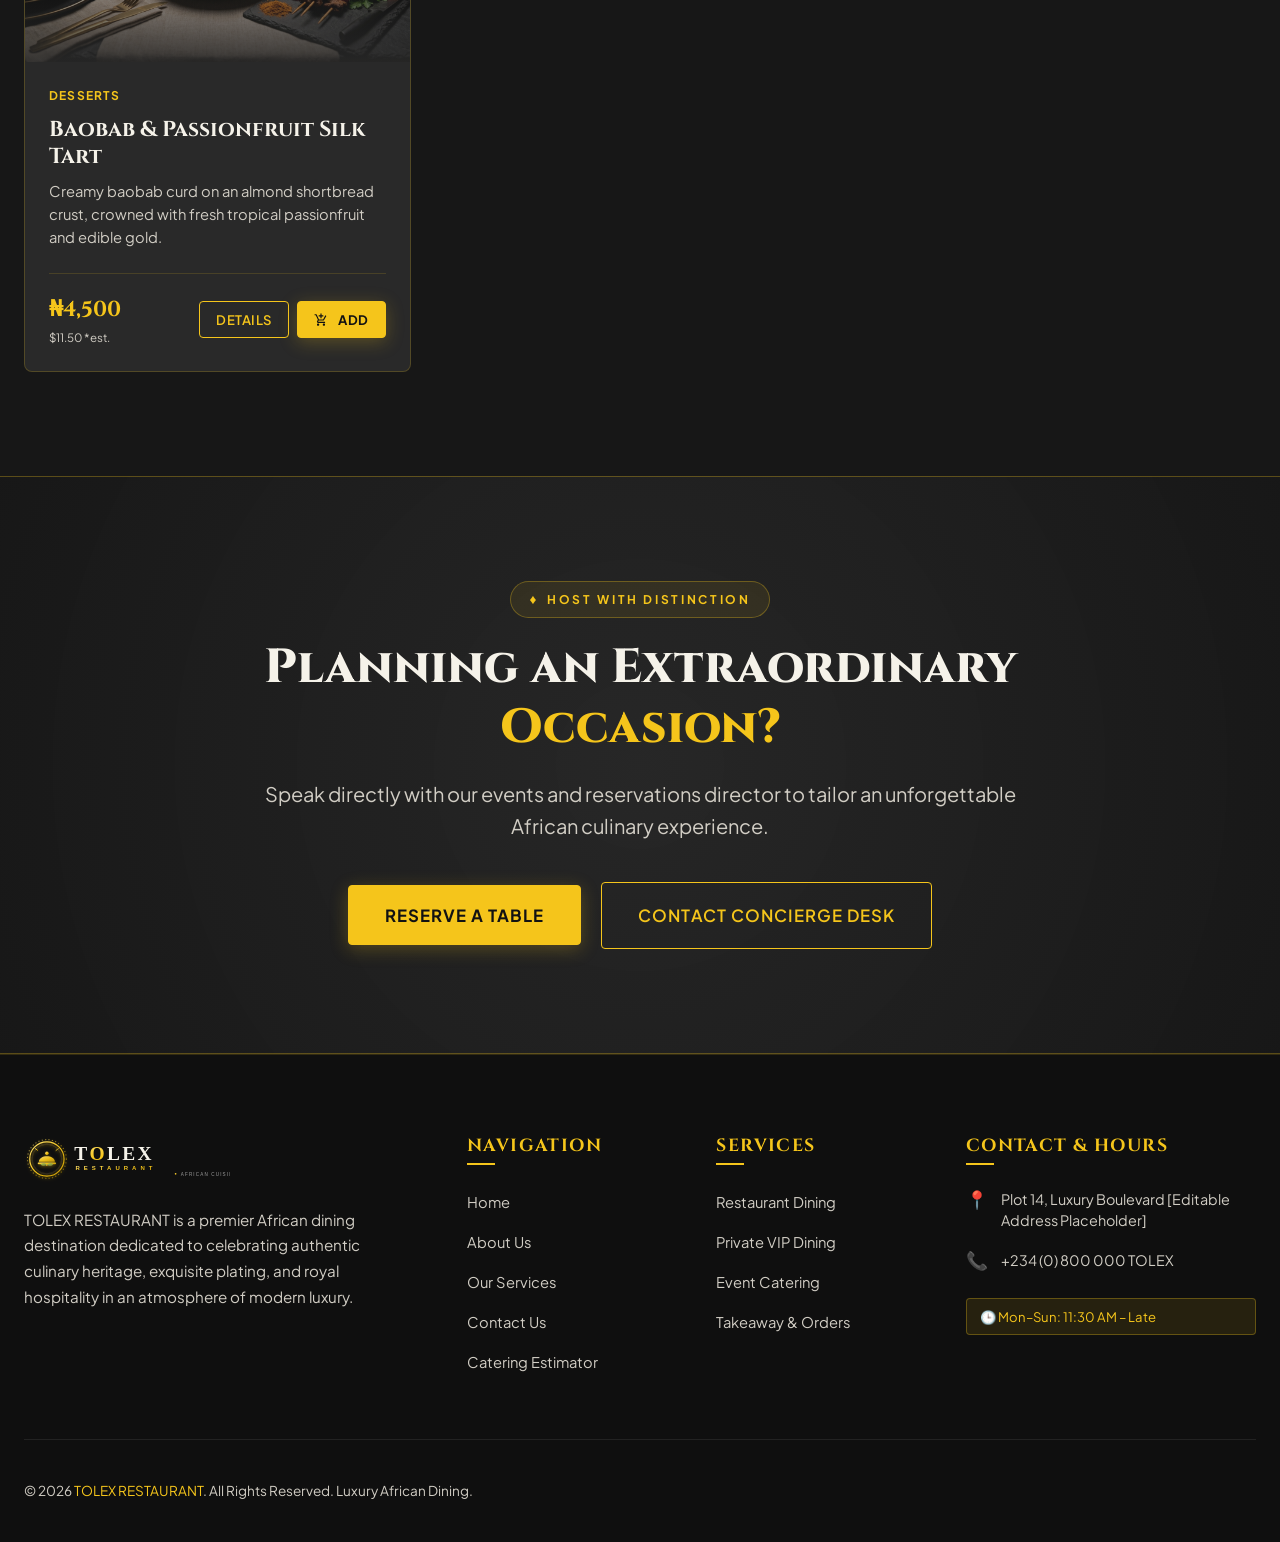
<file: services.html>
<!DOCTYPE html>
<html lang="en">
<head>
  <meta charset="UTF-8">
  <meta name="viewport" content="width=device-width, initial-scale=1.0">
  <title>Our Services — TOLEX RESTAURANT | Fine African Dining & Hospitality</title>
  <meta name="description" content="Explore luxury African restaurant dining, private salons, bespoke event catering, food ordering, and table reservations at TOLEX RESTAURANT.">
  <link rel="icon" type="image/svg+xml" href="assets/icons/favicon.svg">
  <link rel="stylesheet" href="css/style.css">
</head>
<body class="site-wrapper">

  <!-- ==================== HEADER & NAVIGATION ==================== -->
  <header class="tolex-header" id="mainHeader">
    <div class="container nav-container">
      <a href="index.html" class="brand-logo-link" aria-label="TOLEX RESTAURANT Home">
        <img src="assets/logo/logo.svg" alt="TOLEX RESTAURANT" class="brand-logo-svg" width="220" height="52">
      </a>

      <nav class="desktop-nav-menu" aria-label="Primary Navigation">
        <a href="index.html" class="nav-link">Home</a>
        <a href="about.html" class="nav-link">About Us</a>
        <a href="services.html" class="nav-link is-active">Our Services</a>
        <a href="contact.html" class="nav-link">Contact Us</a>
      </nav>

      <div class="nav-right-actions">
        <button type="button" class="cart-toggle-btn" data-open-cart aria-label="Open Order Enquiry Cart">
          <svg width="20" height="20" viewBox="0 0 24 24" fill="none" stroke="currentColor" stroke-width="2" stroke-linecap="round" stroke-linejoin="round">
            <path d="M6 2L3 6v14a2 2 0 0 0 2 2h14a2 2 0 0 0 2-2V6l-3-2z"></path>
            <line x1="3" y1="6" x2="21" y2="6"></line>
            <path d="M16 10a4 4 0 0 1-8 0"></path>
          </svg>
          <span class="cart-counter-badge">0</span>
        </button>

        <button type="button" class="btn btn-gold btn-sm btn-reservation-header" data-open-reservation>
          Reserve a Table
        </button>

        <button type="button" class="mobile-menu-toggle" id="mobileMenuToggle" aria-label="Open Mobile Menu">
          <span></span><span></span><span></span>
        </button>
      </div>
    </div>
  </header>

  <!-- Mobile Navigation Drawer -->
  <div class="mobile-nav-backdrop" id="mobileNavBackdrop"></div>
  <aside class="mobile-nav-drawer" id="mobileNavDrawer" aria-label="Mobile Navigation">
    <div class="mobile-nav-header">
      <img src="assets/logo/logo.svg" alt="TOLEX RESTAURANT" width="180">
      <button type="button" class="close-mobile-nav" id="closeMobileNav" aria-label="Close Mobile Menu">&times;</button>
    </div>
    <div class="mobile-nav-links">
      <a href="index.html" class="mobile-nav-link">Home</a>
      <a href="about.html" class="mobile-nav-link">About Us</a>
      <a href="services.html" class="mobile-nav-link is-active">Our Services</a>
      <a href="contact.html" class="mobile-nav-link">Contact Us</a>
    </div>
    <div class="mobile-nav-footer">
      <button type="button" class="btn btn-gold w-100" data-open-reservation>
        Reserve a Table
      </button>
      <button type="button" class="btn btn-outline-gold w-100" data-open-cart>
        Order Enquiry Cart
      </button>
    </div>
  </aside>

  <main>
    <!-- ==================== 1. PAGE HERO ==================== -->
    <section class="page-hero-section">
      <img src="assets/images/hero-3.jpg" alt="Dining Ambiance and Hospitality Services" class="page-hero-bg">
      <div class="page-hero-overlay"></div>
      
      <!-- Decorative Botanical Corners -->
      <img src="assets/icons/corner-ornament.svg" class="hero-corner-filigree top-left" alt="" aria-hidden="true">
      <img src="assets/icons/corner-ornament.svg" class="hero-corner-filigree top-right" alt="" aria-hidden="true">

      <div class="container page-hero-content reveal-up">
        <div class="page-breadcrumbs">
          <a href="index.html">Home</a> <span>/</span> <span>Our Services</span>
        </div>
        <h1 class="page-hero-title">Premier <span class="text-gold">Hospitality Services</span></h1>
        <div class="gold-divider-center">
          <span class="line"></span><span class="icon">✦</span><span class="line right"></span>
        </div>
        <p class="page-hero-subtitle">
          From exquisite daily dining to bespoke wedding galas and private VIP salon bookings, explore how TOLEX RESTAURANT transforms every culinary occasion into a masterpiece.
        </p>
      </div>
    </section>

    <!-- ==================== DETAILED SERVICES SHOWCASE ==================== -->
    <section class="section-spacing">
      <div class="container">

        <!-- 1. Restaurant Dining -->
        <article class="service-full-card reveal-up" id="dining">
          <div class="service-full-media">
            <img src="assets/images/hero-1.jpg" alt="Restaurant Dining at TOLEX" class="service-full-img" loading="lazy">
          </div>
          <div class="service-full-content">
            <span class="section-tag-gold">Core Hospitality</span>
            <h2 class="service-full-title">Restaurant Dining</h2>
            <div class="slide-gold-line" style="width: 70px; margin-bottom: 1.25rem;"></div>
            <p class="intro-body-p">
              Immerse yourself in an inviting, luxurious dining sanctuary featuring authentic African culinary treasures. Our main chandelier hall blends evocative afro-jazz melodies with warm candlelight and courteous, discrete tableside service.
            </p>
            <div class="service-features-checklist">
              <span class="service-chk-item">A la carte dining with multi-course pairing options</span>
              <span class="service-chk-item">Firewood-infused Jollof and slow-simmered ancestral stews</span>
              <span class="service-chk-item">Tableside carving and fresh mocktail/cocktail cart</span>
            </div>
            <div style="display: flex; gap: 1rem; flex-wrap: wrap;">
              <button type="button" class="btn btn-gold" data-open-reservation data-service="Restaurant Dining">Reserve a Table</button>
              <a href="#menu" class="btn btn-outline">Explore Dishes</a>
            </div>
          </div>
        </article>

        <!-- 2. Food Menu & Tasting -->
        <article class="service-full-card reverse reveal-up" id="menu-service">
          <div class="service-full-content">
            <span class="section-tag-gold">Culinary Repertoire</span>
            <h2 class="service-full-title">Curated Food Menu</h2>
            <div class="slide-gold-line" style="width: 70px; margin-bottom: 1.25rem;"></div>
            <p class="intro-body-p">
              Our menu is an expansive celebration of regional African heritage—ranging from northern Nigerian tender beef suya to coastal seafood okra and decadent tropical baobab desserts.
            </p>
            <div class="service-features-checklist">
              <span class="service-chk-item">Detailed allergen profiles and spice level indicators</span>
              <span class="service-chk-item">Seasonal chef tasting menus and chef's specials</span>
              <span class="service-chk-item">Authentic imported ingredients with farm-fresh local produce</span>
            </div>
            <div style="display: flex; gap: 1rem; flex-wrap: wrap;">
              <a href="#menu" class="btn btn-gold">View Interactive Menu</a>
              <button type="button" class="btn btn-outline" data-open-cart>Open Enquiry Cart</button>
            </div>
          </div>
          <div class="service-full-media">
            <img src="assets/images/hero-2.jpg" alt="Curated Food Menu" class="service-full-img" loading="lazy">
          </div>
        </article>

        <!-- 3. Food Ordering & Enquiries -->
        <article class="service-full-card reveal-up" id="ordering">
          <div class="service-full-media">
            <img src="https://images.unsplash.com/photo-1546069901-ba9599a7e63c?auto=format&fit=crop&w=800&q=80" alt="Food Ordering & Enquiries" class="service-full-img" loading="lazy" onerror="this.src='assets/images/hero-1.jpg'">
          </div>
          <div class="service-full-content">
            <span class="section-tag-gold">Convenient & Direct</span>
            <h2 class="service-full-title">Food Ordering & Enquiries</h2>
            <div class="slide-gold-line" style="width: 70px; margin-bottom: 1.25rem;"></div>
            <p class="intro-body-p">
              We make it seamless for patrons to explore our dishes, assemble custom feast packages, and submit direct enquiries via our integrated Order Cart and WhatsApp concierge desk.
            </p>
            <div class="service-features-checklist">
              <span class="service-chk-item">Instant WhatsApp order request generation with full itemization</span>
              <span class="service-chk-item">Personalized spice adjustments and dietary accommodations</span>
              <span class="service-chk-item">Fast confirmation from our restaurant manager within minutes</span>
            </div>
            <div style="display: flex; gap: 1rem; flex-wrap: wrap;">
              <button type="button" class="btn btn-gold" data-open-cart>Build Order Enquiry</button>
              <a href="https://wa.me/2348123456789" target="_blank" rel="noopener noreferrer" class="btn btn-outline-gold">Chat on WhatsApp</a>
            </div>
          </div>
        </article>

        <!-- 4. Table Reservations -->
        <article class="service-full-card reverse reveal-up" id="reservations">
          <div class="service-full-content">
            <span class="section-tag-gold">Priority Seating</span>
            <h2 class="service-full-title">Table Reservations</h2>
            <div class="slide-gold-line" style="width: 70px; margin-bottom: 1.25rem;"></div>
            <p class="intro-body-p">
              Guarantee your preferred table for intimate dates, business dinners, or family celebrations. Choose between our bustling chandelier dining room, cozy booths, or scenic garden terrace.
            </p>
            <div class="service-features-checklist">
              <span class="service-chk-item">Instant reservation request tracking and unique reference ID</span>
              <span class="service-chk-item">Special occasion decor & customized welcome champagne upon request</span>
              <span class="service-chk-item">Complimentary valet parking for reserved guests</span>
            </div>
            <div style="display: flex; gap: 1rem; flex-wrap: wrap;">
              <button type="button" class="btn btn-gold" data-open-reservation data-service="Table Reservation">Book Table Now</button>
              <a href="contact.html#reservation-section" class="btn btn-outline">Reservation Details</a>
            </div>
          </div>
          <div class="service-full-media">
            <img src="assets/images/hero-3.jpg" alt="Table Reservations at TOLEX" class="service-full-img" loading="lazy">
          </div>
        </article>

        <!-- 5. Takeaway Services -->
        <article class="service-full-card reveal-up" id="takeaway">
          <div class="service-full-media">
            <img src="https://images.unsplash.com/photo-1544025162-d76694265947?auto=format&fit=crop&w=800&q=80" alt="Takeaway Services" class="service-full-img" loading="lazy" onerror="this.src='assets/images/hero-1.jpg'">
          </div>
          <div class="service-full-content">
            <span class="section-tag-gold">Luxury at Home</span>
            <h2 class="service-full-title">Takeaway & Express Pickup</h2>
            <div class="slide-gold-line" style="width: 70px; margin-bottom: 1.25rem;"></div>
            <p class="intro-body-p">
              Enjoy the restaurant experience in the comfort of your home or office. Every takeaway meal is packaged in custom double-insulated, heat-retaining luxury containers to ensure food arrives piping hot and full of aroma.
            </p>
            <div class="service-features-checklist">
              <span class="service-chk-item">Aroma-locking sealed packaging preserving smoky firewood tones</span>
              <span class="service-chk-item">Curbside express handoff with zero wait time</span>
              <span class="service-chk-item">Includes complimentary house condiments and cutlery</span>
            </div>
            <div style="display: flex; gap: 1rem; flex-wrap: wrap;">
              <button type="button" class="btn btn-gold" data-open-cart>Order Takeaway</button>
              <a href="contact.html" class="btn btn-outline">Pickup Inquiries</a>
            </div>
          </div>
        </article>

        <!-- 6. Catering Services -->
        <article class="service-full-card reverse reveal-up" id="catering">
          <div class="service-full-content">
            <span class="section-tag-gold">Grand Banquets</span>
            <h2 class="service-full-title">Event & Wedding Catering</h2>
            <div class="slide-gold-line" style="width: 70px; margin-bottom: 1.25rem;"></div>
            <p class="intro-body-p">
              Bring the culinary artistry of TOLEX to your wedding reception, milestone anniversary, or corporate gala. We provide complete turnkey catering solutions: on-site master chefs, live charcoal grill stations, gold tableware, and silver-service waitstaff.
            </p>
            <div class="service-features-checklist">
              <span class="service-chk-item">Accommodating celebrations from 50 to 1,000+ distinguished guests</span>
              <span class="service-chk-item">Live theatrical carving and Suya charcoal grilling stations</span>
              <span class="service-chk-item">Dedicated banquet manager managing kitchen logistics from start to finish</span>
            </div>
            <div style="display: flex; gap: 1rem; flex-wrap: wrap;">
              <a href="#catering-calc" class="btn btn-gold">Estimate Event Cost</a>
              <button type="button" class="btn btn-outline" data-open-reservation data-service="Event Catering">Enquire for Event</button>
            </div>
          </div>
          <div class="service-full-media">
            <img src="assets/images/hero-4.jpg" alt="Event Catering Feast" class="service-full-img" loading="lazy">
          </div>
        </article>

        <!-- 7. Private Dining and Celebrations -->
        <article class="service-full-card reveal-up" id="private-dining">
          <div class="service-full-media">
            <img src="assets/images/hero-3.jpg" alt="Private Dining and VIP Lounge" class="service-full-img" loading="lazy">
          </div>
          <div class="service-full-content">
            <span class="section-tag-gold">Exclusivity</span>
            <h2 class="service-full-title">Private Dining & VIP Celebrations</h2>
            <div class="slide-gold-line" style="width: 70px; margin-bottom: 1.25rem;"></div>
            <p class="intro-body-p">
              For moments demanding complete discretion and intimacy, our private VIP salons host 10 to 45 guests. Enjoy personalized menus printed with your host emblem, custom champagne receptions, and dedicated private waitstaff.
            </p>
            <div class="service-features-checklist">
              <span class="service-chk-item">Private entrance and secluded VIP lounge areas</span>
              <span class="service-chk-item">Customized 5-course tasting menu crafted directly with our Executive Chef</span>
              <span class="service-chk-item">Full audiovisual capabilities for executive presentations & toasts</span>
            </div>
            <div style="display: flex; gap: 1rem; flex-wrap: wrap;">
              <button type="button" class="btn btn-gold" data-open-reservation data-service="Private VIP Dining">Request VIP Salon</button>
              <a href="contact.html" class="btn btn-outline">Speak to Concierge</a>
            </div>
          </div>
        </article>

      </div>
    </section>

    <!-- ==================== INTERACTIVE CATERING ESTIMATOR ==================== -->
    <section class="section-spacing" id="catering-calc" style="background-color: var(--color-charcoal); border-top: 1px solid rgba(245, 197, 27, 0.2); border-bottom: 1px solid rgba(245, 197, 27, 0.2);">
      <div class="container">
        <div class="section-header reveal-up">
          <span class="section-tag-gold">Instant Planning</span>
          <h2 class="section-title">Event Catering <span class="text-gold">Estimator</span></h2>
          <div class="gold-divider-center">
            <span class="line"></span><span class="icon">✦</span><span class="line right"></span>
          </div>
          <p class="section-subtitle">
            Configure your anticipated party size and preferred catering tier to see an estimated planning guide, then send your request directly to our banquet team.
          </p>
        </div>

        <div class="catering-calc-box reveal-up">
          <form id="cateringCalculatorForm">
            <div class="form-row">
              <div class="form-group">
                <label class="form-label" for="caterGuests">Estimated Guest Count: <strong id="caterGuestsDisplay" class="text-gold" style="font-size: 1.2rem;">50</strong> Guests</label>
                <input type="range" id="caterGuests" min="20" max="400" step="10" value="50" style="width: 100%; accent-color: var(--color-gold); cursor: pointer; height: 8px;">
                <div style="display: flex; justify-content: space-between; font-size: 0.78rem; color: var(--color-warm-muted); margin-top: 0.35rem;">
                  <span>20 Guests</span>
                  <span>100</span>
                  <span>250</span>
                  <span>400+ Guests</span>
                </div>
              </div>

              <div class="form-group">
                <label class="form-label" for="caterPackage">Catering Package Tier</label>
                <select id="caterPackage" class="form-control">
                  <option value="silver">Silver Heritage (3 Mains, 2 Sides, Drinks — ₦12,000/guest)</option>
                  <option value="gold" selected>Gold Royal Feast (5 Mains, 4 Sides, Suya Grill Station, Drinks — ₦18,500/guest)</option>
                  <option value="royal">Emperor's VIP Banquet (Full Coastal Seafood, Carving, Desserts & Bar — ₦28,000/guest)</option>
                </select>
              </div>
            </div>

            <!-- Calculation Output Card -->
            <div style="background: var(--color-charcoal); border: 1px solid rgba(245, 197, 27, 0.3); border-radius: var(--radius-sm); padding: 1.75rem; margin: 2rem 0; text-align: center;">
              <span style="font-size: 0.85rem; text-transform: uppercase; letter-spacing: 0.1em; color: var(--color-warm-muted); display: block; margin-bottom: 0.35rem;">Estimated Catering Guide:</span>
              <span id="caterEstimatedTotal" style="font-family: var(--font-serif); font-size: 2.75rem; font-weight: 800; color: var(--color-gold); display: block;">₦925,000</span>
              <p style="font-size: 0.82rem; color: var(--color-warm-muted); margin-top: 0.5rem;">
                *Includes on-site culinary preparation, warming equipment, food presentation, and chef coordination. Final quotation will be refined based on venue logistics.
              </p>
            </div>

            <button type="submit" class="btn btn-gold btn-lg w-100">
              <svg width="18" height="18" viewBox="0 0 24 24" fill="currentColor" style="margin-right: 0.5rem;"><path d="M12.031 6.172c-3.181 0-5.767 2.586-5.768 5.766-.001 1.298.38 2.27 1.019 3.287l-.711 2.598 2.669-.699c.969.586 1.761.88 2.791.88 3.181 0 5.768-2.587 5.768-5.766.001-3.181-2.585-5.766-5.768-5.766zm9.969 5.766c0 5.514-4.486 10-10 10-1.748 0-3.385-.45-4.819-1.239l-5.181 1.355 1.378-5.034c-.879-1.488-1.378-3.219-1.378-5.082 0-5.514 4.486-10 10-10s10 4.486 10 10z"/></svg>
              Send Catering Enquiry on WhatsApp
            </button>
          </form>
        </div>
      </div>
    </section>

    <!-- ==================== INTERACTIVE FOOD MENU EMBED ==================== -->
    <section class="menu-section section-spacing" id="menu">
      <div class="container">
        <div class="section-header reveal-up">
          <span class="section-tag-gold">Explore The Offerings</span>
          <h2 class="section-title">The Complete <span class="text-gold">Culinary Menu</span></h2>
          <div class="gold-divider-center">
            <span class="line"></span><span class="icon">✦</span><span class="line right"></span>
          </div>
          <p class="section-subtitle">
            Browse our full selection of African main dishes, soups, firewood rice, grills, and beverages. Click "Details" or add items to your enquiry.
          </p>
        </div>

        <div class="menu-filter-controls-wrap reveal-up">
          <div class="menu-search-bar">
            <input type="text" id="menuSearchInput" class="menu-search-input" placeholder="Search dishes (e.g. Jollof, Egusi, Suya)...">
            <span class="menu-search-icon">🔍</span>
            <button type="button" id="clearMenuSearch" class="clear-search-btn">&times;</button>
          </div>

          <div class="menu-category-tabs" role="tablist">
            <button type="button" class="menu-category-btn is-active" data-category="all">All Specialties</button>
            <button type="button" class="menu-category-btn" data-category="rice">Rice Dishes</button>
            <button type="button" class="menu-category-btn" data-category="soups">Soups & Swallow</button>
            <button type="button" class="menu-category-btn" data-category="grilled">Grills & Suya</button>
            <button type="button" class="menu-category-btn" data-category="mains">Main Dishes</button>
            <button type="button" class="menu-category-btn" data-category="appetizers">Appetizers</button>
            <button type="button" class="menu-category-btn" data-category="beverages">Beverages</button>
            <button type="button" class="menu-category-btn" data-category="desserts">Desserts</button>
          </div>
        </div>

        <div class="dishes-grid" id="menuDishesGrid">
          <!-- Populated by js/main.js -->
        </div>

        <div id="menuNoResults" style="display: none; text-align: center; padding: 4rem 1rem;">
          <p style="font-size: 1.25rem; color: var(--color-warm-muted); margin-bottom: 1rem;">No dishes match your selected filter or keyword.</p>
          <button type="button" class="btn btn-outline-gold" onclick="document.querySelector('[data-category=all]').click(); document.getElementById('menuSearchInput').value='';">
            Reset Menu Filters
          </button>
        </div>
      </div>
    </section>

    <!-- ==================== FINAL CTA ==================== -->
    <section class="final-cta-section">
      <div class="container">
        <div class="final-cta-box reveal-up">
          <span class="section-tag-gold">Host With Distinction</span>
          <h2 class="final-cta-title">Planning an Extraordinary <span class="text-gold">Occasion?</span></h2>
          <p class="final-cta-desc">
            Speak directly with our events and reservations director to tailor an unforgettable African culinary experience.
          </p>
          <div class="final-cta-actions">
            <button type="button" class="btn btn-gold btn-lg" data-open-reservation>Reserve a Table</button>
            <a href="contact.html" class="btn btn-outline-gold btn-lg">Contact Concierge Desk</a>
          </div>
        </div>
      </div>
    </section>
  </main>

  <!-- ==================== FOOTER ==================== -->
  <footer class="tolex-footer">
    <div class="container">
      <div class="footer-top-grid">
        <div class="footer-brand-col">
          <a href="index.html" aria-label="TOLEX RESTAURANT Home">
            <img src="assets/logo/logo.svg" alt="TOLEX RESTAURANT" class="brand-logo-svg" width="220">
          </a>
          <p class="footer-brand-desc">
            TOLEX RESTAURANT is a premier African dining destination dedicated to celebrating authentic culinary heritage, exquisite plating, and royal hospitality in an atmosphere of modern luxury.
          </p>
        </div>

        <div class="footer-col">
          <h4 class="footer-col-title">Navigation</h4>
          <ul class="footer-links-list">
            <li class="footer-link-item"><a href="index.html">Home</a></li>
            <li class="footer-link-item"><a href="about.html">About Us</a></li>
            <li class="footer-link-item"><a href="services.html">Our Services</a></li>
            <li class="footer-link-item"><a href="contact.html">Contact Us</a></li>
            <li class="footer-link-item"><a href="#catering-calc">Catering Estimator</a></li>
          </ul>
        </div>

        <div class="footer-col">
          <h4 class="footer-col-title">Services</h4>
          <ul class="footer-links-list">
            <li class="footer-link-item"><a href="#dining">Restaurant Dining</a></li>
            <li class="footer-link-item"><a href="#private-dining">Private VIP Dining</a></li>
            <li class="footer-link-item"><a href="#catering">Event Catering</a></li>
            <li class="footer-link-item"><a href="#takeaway">Takeaway & Orders</a></li>
          </ul>
        </div>

        <div class="footer-col">
          <h4 class="footer-col-title">Contact & Hours</h4>
          <div class="footer-contact-info-list">
            <div class="footer-contact-item">
              <span class="footer-contact-icon">📍</span>
              <p class="footer-contact-text">Plot 14, Luxury Boulevard [Editable Address Placeholder]</p>
            </div>
            <div class="footer-contact-item">
              <span class="footer-contact-icon">📞</span>
              <p class="footer-contact-text">+234 (0) 800 000 TOLEX</p>
            </div>
            <div class="footer-hours-badge">
              🕒 Mon–Sun: 11:30 AM – Late
            </div>
          </div>
        </div>
      </div>

      <div class="footer-bottom-bar">
        <p class="footer-copy-text">
          &copy; 2026 <span>TOLEX RESTAURANT</span>. All Rights Reserved. Luxury African Dining.
        </p>
      </div>
    </div>
  </footer>

  <!-- ==================== TABLE RESERVATION MODAL ==================== -->
  <div class="tolex-modal-backdrop" id="reservationModal" role="dialog" aria-modal="true" aria-labelledby="servResModalTitle">
    <div class="tolex-modal-dialog">
      <div class="modal-corner-ornament top-left"></div>
      <div class="modal-corner-ornament top-right"></div>
      <button type="button" class="modal-close-btn" data-close-modal aria-label="Close Reservation Modal">&times;</button>

      <div class="modal-header-crest text-center" style="margin-bottom: 1.5rem;">
        <img src="assets/icons/favicon.svg" alt="TOLEX Crest" width="48" style="margin: 0 auto 0.75rem auto;">
        <span class="section-tag-gold">Royal Hospitality</span>
        <h3 class="modal-title" id="servResModalTitle" style="font-size: 1.85rem; margin-top: 0.5rem;">Table Reservation Request</h3>
      </div>

      <form id="tableReservationForm">
        <div class="form-row">
          <div class="form-group">
            <label class="form-label" for="servResFullName">Full Name *</label>
            <input type="text" id="servResFullName" name="name" class="form-control" placeholder="Your Name" required>
          </div>
          <div class="form-group">
            <label class="form-label" for="servResPhone">Phone Number *</label>
            <input type="tel" id="servResPhone" name="phone" class="form-control" placeholder="+234 or +1 ..." required>
          </div>
        </div>

        <div class="form-row">
          <div class="form-group">
            <label class="form-label" for="servResEmail">Email Address *</label>
            <input type="email" id="servResEmail" name="email" class="form-control" placeholder="name@domain.com" required>
          </div>
          <div class="form-group">
            <label class="form-label" for="servResGuests">Number of Guests *</label>
            <select id="servResGuests" name="guests" class="form-control" required>
              <option value="1">1 Guest</option>
              <option value="2" selected>2 Guests</option>
              <option value="4">3 - 4 Guests</option>
              <option value="8">5 - 8 Guests</option>
              <option value="15">9+ Guests (VIP Salon)</option>
            </select>
          </div>
        </div>

        <div class="form-row">
          <div class="form-group">
            <label class="form-label" for="servResDate">Preferred Date *</label>
            <input type="date" id="servResDate" name="date" class="form-control" required>
          </div>
          <div class="form-group">
            <label class="form-label" for="servResTime">Preferred Time *</label>
            <select id="servResTime" name="time" class="form-control" required>
              <option value="12:00 PM">12:00 PM (Lunch)</option>
              <option value="01:30 PM">01:30 PM</option>
              <option value="06:30 PM">06:30 PM</option>
              <option value="08:00 PM" selected>08:00 PM (Dinner)</option>
              <option value="09:30 PM">09:30 PM</option>
            </select>
          </div>
        </div>

        <div class="form-group">
          <label class="form-label" for="servResSeating">Seating Area</label>
          <select id="servResSeating" name="seating" class="form-control">
            <option value="Main Dining Room">Main Dining Room</option>
            <option value="Private VIP Lounge">Private VIP Lounge</option>
            <option value="Garden Terrace">Garden Terrace</option>
          </select>
        </div>

        <div class="form-group">
          <label class="form-label" for="resSpecialRequests">Special Requests / Occasion</label>
          <textarea id="resSpecialRequests" name="special_requests" class="form-control" placeholder="Special requirements..."></textarea>
        </div>

        <div class="res-notice-box" style="background: rgba(245, 197, 27, 0.08); border: 1px solid rgba(245, 197, 27, 0.25); padding: 0.85rem; border-radius: var(--radius-sm); margin-bottom: 1.5rem; font-size: 0.82rem; color: var(--color-warm-muted);">
          ⚠️ <strong>Notice:</strong> Submitting this request sends your preferred reservation time to our team. Your table is confirmed once approved by restaurant management.
        </div>

        <button type="submit" class="btn btn-gold btn-lg w-100">
          Submit Table Reservation Request
        </button>
      </form>
    </div>
  </div>

  <!-- ==================== ORDER CART DRAWER ==================== -->
  <div class="cart-drawer-backdrop" id="cartDrawerBackdrop"></div>
  <aside class="order-cart-drawer" id="orderCartDrawer" aria-label="Order Enquiry Cart">
    <div class="cart-drawer-header">
      <div style="display: flex; align-items: center; gap: 0.75rem;">
        <span style="font-size: 1.4rem;">🛍️</span>
        <h3 class="cart-drawer-title">Order Enquiry Cart</h3>
      </div>
      <button type="button" class="modal-close-btn" id="closeCartDrawerBtn" aria-label="Close Cart">&times;</button>
    </div>
    <div class="cart-drawer-empty-state" id="cartEmptyState">
      <div style="font-size: 3rem; margin-bottom: 1rem; opacity: 0.6;">🍽️</div>
      <h4 style="font-size: 1.25rem; color: var(--color-warm-white); margin-bottom: 0.5rem;">Your Cart is Empty</h4>
      <p style="font-size: 0.9rem; margin-bottom: 1.5rem;">Explore dishes below and add them to build your enquiry.</p>
      <a href="#menu" class="btn btn-gold btn-sm" onclick="window.tolexCart.closeCart()">Browse Food Menu</a>
    </div>
    <div class="cart-items-scroll-area" id="cartItemsList"></div>
    <div class="cart-drawer-footer" id="cartCheckoutContainer" style="display: none;">
      <div class="cart-subtotal-row">
        <span class="subtotal-label">Estimated Total:</span>
        <span class="subtotal-val" id="cartSubtotalAmount">₦0</span>
      </div>
      <div class="form-group" style="margin-bottom: 0.85rem;">
        <input type="text" id="cartCustomerName" class="form-control" placeholder="Your Name">
      </div>
      <div class="form-group" style="margin-bottom: 0.85rem;">
        <select id="cartOrderType" class="form-control">
          <option value="Dine-in / Table Service">Dine-in / Table Service</option>
          <option value="Takeaway / Pickup">Takeaway / Express Pickup</option>
          <option value="Event Catering Enquiry">Event Catering Enquiry</option>
        </select>
      </div>
      <div class="form-group" style="margin-bottom: 1.25rem;">
        <input type="text" id="cartSpecialInstructions" class="form-control" placeholder="Special instructions">
      </div>
      <button type="button" class="btn btn-gold w-100" id="cartWhatsAppCheckoutBtn">
        Send Order Enquiry via WhatsApp
      </button>
    </div>
  </aside>

  <!-- Back to Top Button -->
  <button type="button" class="back-to-top-btn" id="backToTopBtn" aria-label="Back to Top">↑</button>

  <!-- SCRIPTS -->
  <script src="js/menu.js"></script>
  <script src="js/reservations.js"></script>
  <script src="js/main.js"></script>
</body>
</html>
</file>
<file: css/style.css>
/* ==========================================================================
   TOLEX RESTAURANT - MASTER LUXURY STYLESHEET
   Brand Palette:
     - Matte Black: #171717 (Dominant)
     - Charcoal Black: #292929 (Surfaces & Cards)
     - Golden Yellow: #F5C51B (Signature Accents & Highlights)
     - Warm White: #F5F2E9 (Typography & Titles)
     - Natural Leaf Green: #788A35 (Botanical flourishes)
   ========================================================================== */

/* --- GOOGLE FONTS IMPORT --- */
@import url('https://fonts.googleapis.com/css2?family=Cinzel:wght@500;600;700;800;900&family=Playfair+Display:ital,wght@0,400;0,600;0,700;1,400&family=Plus+Jakarta+Sans:wght@300;400;500;600;700&display=swap');

/* --- CSS VARIABLES --- */
:root {
  --color-matte-black: #171717;
  --color-matte-darker: #0f0f0f;
  --color-charcoal: #292929;
  --color-charcoal-light: #363636;
  --color-gold: #F5C51B;
  --color-gold-hover: #FFE47A;
  --color-gold-dark: #C29400;
  --color-gold-glow: rgba(245, 197, 27, 0.25);
  --color-warm-white: #F5F2E9;
  --color-warm-muted: #D1CDC4;
  --color-leaf-green: #788A35;
  --color-leaf-glow: rgba(120, 138, 53, 0.25);

  --font-serif: 'Cinzel', 'Playfair Display', Georgia, serif;
  --font-serif-body: 'Playfair Display', Georgia, serif;
  --font-sans: 'Plus Jakarta Sans', -apple-system, BlinkMacSystemFont, 'Segoe UI', Roboto, sans-serif;

  --transition-smooth: cubic-bezier(0.16, 1, 0.3, 1);
  --transition-fast: 0.25s ease;
  --transition-normal: 0.4s var(--transition-smooth);
  --transition-slow: 0.75s var(--transition-smooth);

  --shadow-card: 0 16px 36px rgba(0, 0, 0, 0.5);
  --shadow-glow: 0 8px 30px rgba(245, 197, 27, 0.28);
  --shadow-modal: 0 25px 60px rgba(0, 0, 0, 0.85);

  --radius-sm: 4px;
  --radius-md: 8px;
  --radius-lg: 16px;
  --radius-full: 9999px;

  --header-height: 90px;
}

/* --- RESET & GLOBAL STYLES --- */
*, *::before, *::after {
  box-sizing: border-box;
  margin: 0;
  padding: 0;
}

html {
  font-size: 16px;
  scroll-behavior: smooth;
  background-color: var(--color-matte-black);
  color: var(--color-warm-white);
  -webkit-font-smoothing: antialiased;
  -moz-osx-font-smoothing: grayscale;
}

body {
  font-family: var(--font-sans);
  background-color: var(--color-matte-black);
  color: var(--color-warm-white);
  line-height: 1.65;
  overflow-x: hidden;
  position: relative;
}

body.modal-open,
body.cart-open,
body.nav-open,
body.lightbox-open {
  overflow: hidden;
}

img, svg, picture {
  display: block;
  max-width: 100%;
}

a {
  color: inherit;
  text-decoration: none;
  transition: color var(--transition-fast);
}

button, input, select, textarea {
  font-family: inherit;
  font-size: inherit;
  color: inherit;
}

button {
  cursor: pointer;
  border: none;
  background: none;
}

ul, ol {
  list-style: none;
}

/* Subtle slate texture pattern on background */
.site-wrapper {
  position: relative;
  background-color: var(--color-matte-black);
  background-image: radial-gradient(circle at 50% 0%, rgba(41, 41, 41, 0.4) 0%, rgba(23, 23, 23, 1) 85%);
  min-height: 100vh;
}

/* --- TYPOGRAPHY UTILITIES --- */
h1, h2, h3, h4, h5, h6 {
  font-family: var(--font-serif);
  font-weight: 700;
  color: var(--color-warm-white);
  line-height: 1.25;
}

.text-gold {
  color: var(--color-gold);
}

.text-muted {
  color: var(--color-warm-muted);
}

.font-serif-quote {
  font-family: var(--font-serif-body);
  font-style: italic;
}

/* --- CONTAINER & LAYOUT --- */
.container {
  width: 100%;
  max-width: 1280px;
  margin-left: auto;
  margin-right: auto;
  padding-left: 1.5rem;
  padding-right: 1.5rem;
}

.container-narrow {
  max-width: 980px;
}

.section-spacing {
  padding-top: 6.5rem;
  padding-bottom: 6.5rem;
}

@media (max-width: 768px) {
  .section-spacing {
    padding-top: 4.5rem;
    padding-bottom: 4.5rem;
  }
}

/* --- SECTION HEADERS --- */
.section-header {
  text-align: center;
  max-width: 760px;
  margin: 0 auto 3.75rem auto;
  position: relative;
}

.section-tag-gold {
  display: inline-flex;
  align-items: center;
  gap: 0.5rem;
  font-size: 0.75rem;
  font-weight: 700;
  text-transform: uppercase;
  letter-spacing: 0.22em;
  color: var(--color-gold);
  background: rgba(245, 197, 27, 0.08);
  border: 1px solid rgba(245, 197, 27, 0.3);
  padding: 0.4rem 1.15rem;
  border-radius: var(--radius-full);
  margin-bottom: 1.25rem;
}

.section-tag-gold::before {
  content: "♦";
  color: var(--color-gold);
  font-size: 0.85rem;
}

.section-title {
  font-size: 2.65rem;
  font-weight: 700;
  letter-spacing: -0.01em;
  margin-bottom: 1.2rem;
  color: var(--color-warm-white);
}

.section-title-lg {
  font-size: 3.25rem;
}

.section-subtitle {
  font-size: 1.1rem;
  color: var(--color-warm-muted);
  max-width: 650px;
  margin: 0 auto;
  font-weight: 400;
}

.gold-divider-center {
  display: flex;
  align-items: center;
  justify-content: center;
  gap: 0.75rem;
  margin: 1.25rem auto 1.5rem auto;
}

.gold-divider-center .line {
  width: 48px;
  height: 1px;
  background: linear-gradient(90deg, transparent, var(--color-gold));
}

.gold-divider-center .line.right {
  background: linear-gradient(90deg, var(--color-gold), transparent);
}

.gold-divider-center .icon {
  color: var(--color-gold);
  font-size: 0.75rem;
}

@media (max-width: 768px) {
  .section-title {
    font-size: 2rem;
  }
  .section-title-lg {
    font-size: 2.35rem;
  }
}

/* --- BUTTONS & CTAS --- */
.btn {
  display: inline-flex;
  align-items: center;
  justify-content: center;
  gap: 0.65rem;
  font-weight: 600;
  font-size: 0.95rem;
  letter-spacing: 0.06em;
  text-transform: uppercase;
  padding: 0.95rem 1.85rem;
  border-radius: var(--radius-sm);
  transition: all var(--transition-fast);
  text-align: center;
  position: relative;
  overflow: hidden;
  z-index: 1;
}

.btn-sm {
  padding: 0.55rem 1rem;
  font-size: 0.82rem;
  letter-spacing: 0.04em;
}

.btn-lg {
  padding: 1.15rem 2.25rem;
  font-size: 1.05rem;
}

.btn-gold {
  background-color: var(--color-gold);
  color: #121212;
  font-weight: 700;
  box-shadow: 0 4px 18px var(--color-gold-glow);
  border: 1px solid var(--color-gold);
}

.btn-gold:hover {
  background-color: var(--color-gold-hover);
  box-shadow: 0 6px 24px rgba(245, 197, 27, 0.45);
  transform: translateY(-2px);
  color: #000;
}

.btn-outline {
  border: 1px solid rgba(245, 242, 233, 0.4);
  color: var(--color-warm-white);
  background: transparent;
}

.btn-outline:hover {
  border-color: var(--color-warm-white);
  background: rgba(245, 242, 233, 0.1);
  transform: translateY(-2px);
}

.btn-outline-gold {
  border: 1px solid var(--color-gold);
  color: var(--color-gold);
  background: transparent;
}

.btn-outline-gold:hover {
  background-color: var(--color-gold);
  color: #121212;
  box-shadow: 0 4px 18px var(--color-gold-glow);
  transform: translateY(-2px);
}

.w-100 {
  width: 100%;
}

/* ==========================================================================
   NAVIGATION BAR & HEADER
   ========================================================================== */
.tolex-header {
  position: fixed;
  top: 0;
  left: 0;
  right: 0;
  z-index: 1000;
  height: var(--header-height);
  background: transparent;
  transition: background-color var(--transition-normal), backdrop-filter var(--transition-normal), border-bottom var(--transition-normal), height var(--transition-normal);
  border-bottom: 1px solid rgba(245, 197, 27, 0.08);
}

.tolex-header.header-scrolled {
  background: rgba(23, 23, 23, 0.94);
  backdrop-filter: blur(14px);
  -webkit-backdrop-filter: blur(14px);
  border-bottom: 1px solid rgba(245, 197, 27, 0.25);
  height: 76px;
  box-shadow: 0 10px 30px rgba(0, 0, 0, 0.6);
}

.nav-container {
  height: 100%;
  display: flex;
  align-items: center;
  justify-content: space-between;
}

.brand-logo-link {
  display: flex;
  align-items: center;
  transition: transform var(--transition-fast);
}

.brand-logo-link:hover {
  transform: scale(1.02);
}

.brand-logo-svg {
  height: 48px;
  width: auto;
}

/* Desktop Navigation Links */
.desktop-nav-menu {
  display: flex;
  align-items: center;
  gap: 2.25rem;
}

.nav-link {
  font-size: 0.92rem;
  font-weight: 600;
  letter-spacing: 0.08em;
  text-transform: uppercase;
  color: var(--color-warm-white);
  padding: 0.5rem 0;
  position: relative;
  transition: color var(--transition-fast);
}

.nav-link::after {
  content: '';
  position: absolute;
  bottom: 0;
  left: 50%;
  width: 0;
  height: 2px;
  background-color: var(--color-gold);
  transition: width var(--transition-fast), left var(--transition-fast);
  border-radius: var(--radius-full);
}

.nav-link:hover,
.nav-link.is-active {
  color: var(--color-gold);
}

.nav-link:hover::after,
.nav-link.is-active::after {
  width: 100%;
  left: 0;
}

/* Header Action Right */
.nav-right-actions {
  display: flex;
  align-items: center;
  gap: 1.25rem;
}

.cart-toggle-btn {
  position: relative;
  padding: 0.6rem;
  color: var(--color-warm-white);
  border-radius: var(--radius-full);
  display: flex;
  align-items: center;
  justify-content: center;
  background: rgba(41, 41, 41, 0.6);
  border: 1px solid rgba(245, 197, 27, 0.25);
  transition: all var(--transition-fast);
}

.cart-toggle-btn:hover {
  background: rgba(245, 197, 27, 0.15);
  border-color: var(--color-gold);
  color: var(--color-gold);
}

.cart-counter-badge {
  position: absolute;
  top: -4px;
  right: -4px;
  background: var(--color-gold);
  color: #171717;
  font-size: 0.72rem;
  font-weight: 800;
  width: 20px;
  height: 20px;
  border-radius: var(--radius-full);
  display: none;
  align-items: center;
  justify-content: center;
  box-shadow: 0 2px 6px rgba(0, 0, 0, 0.6);
}

.mobile-menu-toggle {
  display: none;
  flex-direction: column;
  justify-content: center;
  gap: 5px;
  width: 40px;
  height: 40px;
  background: rgba(41, 41, 41, 0.7);
  border: 1px solid rgba(245, 197, 27, 0.3);
  border-radius: var(--radius-sm);
  padding: 8px;
}

.mobile-menu-toggle span {
  display: block;
  height: 2px;
  width: 100%;
  background-color: var(--color-warm-white);
  border-radius: 2px;
  transition: all var(--transition-fast);
}

.mobile-menu-toggle:hover span {
  background-color: var(--color-gold);
}

@media (max-width: 992px) {
  .desktop-nav-menu {
    display: none;
  }
  .mobile-menu-toggle {
    display: flex;
  }
  .nav-right-actions .btn-reservation-header {
    display: none;
  }
}

/* Mobile Nav Drawer */
.mobile-nav-backdrop {
  position: fixed;
  inset: 0;
  background: rgba(0, 0, 0, 0.75);
  backdrop-filter: blur(6px);
  z-index: 1050;
  opacity: 0;
  visibility: hidden;
  transition: all var(--transition-normal);
}

.mobile-nav-backdrop.is-open {
  opacity: 1;
  visibility: visible;
}

.mobile-nav-drawer {
  position: fixed;
  top: 0;
  right: 0;
  bottom: 0;
  width: 320px;
  max-width: 85%;
  background: var(--color-matte-black);
  border-left: 1px solid rgba(245, 197, 27, 0.3);
  z-index: 1060;
  transform: translateX(100%);
  transition: transform var(--transition-normal);
  padding: 2rem 1.5rem;
  display: flex;
  flex-direction: column;
  box-shadow: -10px 0 40px rgba(0, 0, 0, 0.8);
}

.mobile-nav-drawer.is-open {
  transform: translateX(0);
}

.mobile-nav-header {
  display: flex;
  align-items: center;
  justify-content: space-between;
  margin-bottom: 2.5rem;
  padding-bottom: 1rem;
  border-bottom: 1px solid rgba(245, 197, 27, 0.15);
}

.close-mobile-nav {
  font-size: 2rem;
  line-height: 1;
  color: var(--color-warm-white);
  transition: color var(--transition-fast);
}

.close-mobile-nav:hover {
  color: var(--color-gold);
}

.mobile-nav-links {
  display: flex;
  flex-direction: column;
  gap: 1.25rem;
}

.mobile-nav-link {
  font-size: 1.15rem;
  font-weight: 600;
  letter-spacing: 0.05em;
  text-transform: uppercase;
  color: var(--color-warm-white);
  padding: 0.5rem 0;
  border-bottom: 1px solid rgba(255, 255, 255, 0.05);
}

.mobile-nav-link.is-active,
.mobile-nav-link:hover {
  color: var(--color-gold);
  padding-left: 0.5rem;
}

.mobile-nav-footer {
  margin-top: auto;
  padding-top: 2rem;
  display: flex;
  flex-direction: column;
  gap: 1rem;
}

/* ==========================================================================
   HOMEPAGE SIGNATURE FEATURE: SLIDER REVOLUTION HERO SLIDER
   ========================================================================== */
.hero-slider-section {
  position: relative;
  width: 100%;
  height: 100vh;
  min-height: 720px;
  background-color: var(--color-matte-black);
  overflow: hidden;
}

.hero-slider-container {
  position: relative;
  width: 100%;
  height: 100%;
}

/* Individual Slide */
.hero-slide {
  position: absolute;
  inset: 0;
  opacity: 0;
  visibility: hidden;
  transition: opacity 0.9s cubic-bezier(0.25, 1, 0.5, 1), visibility 0.9s cubic-bezier(0.25, 1, 0.5, 1);
  overflow: hidden;
}

.hero-slide.is-active {
  opacity: 1;
  visibility: visible;
  z-index: 2;
}

/* Slide Background Image & Ken Burns Zoom */
.slide-bg-wrapper {
  position: absolute;
  inset: 0;
  width: 100%;
  height: 100%;
  overflow: hidden;
}

.slide-bg-img {
  width: 100%;
  height: 100%;
  object-fit: cover;
  object-position: center;
  transform: scale(1.0);
  transition: transform 7.5s cubic-bezier(0.16, 1, 0.3, 1);
}

.hero-slide.ken-burns-active .slide-bg-img {
  transform: scale(1.12) translate(-1%, -0.8%);
}

/* Cinematic Dark Luxury Overlays */
.slide-overlay {
  position: absolute;
  inset: 0;
  background: radial-gradient(circle at 65% 50%, rgba(23, 23, 23, 0.25) 0%, rgba(23, 23, 23, 0.75) 60%, rgba(23, 23, 23, 0.96) 100%),
              linear-gradient(to right, rgba(23, 23, 23, 0.95) 0%, rgba(23, 23, 23, 0.65) 50%, rgba(23, 23, 23, 0.7) 100%);
  pointer-events: none;
}

/* Gold corner filigree frame accents on hero */
.hero-corner-filigree {
  position: absolute;
  width: 100px;
  height: 100px;
  pointer-events: none;
  opacity: 0.65;
  z-index: 3;
}

.hero-corner-filigree.top-left {
  top: 100px;
  left: 2rem;
}

.hero-corner-filigree.top-right {
  top: 100px;
  right: 2rem;
  transform: scaleX(-1);
}

.hero-corner-filigree.bottom-left {
  bottom: 2rem;
  left: 2rem;
  transform: scaleY(-1);
}

.hero-corner-filigree.bottom-right {
  bottom: 2rem;
  right: 2rem;
  transform: scale(-1, -1);
}

/* Slide Content Container */
.slide-content-container {
  position: relative;
  z-index: 5;
  height: 100%;
  display: flex;
  align-items: center;
  padding-top: var(--header-height);
}

.slide-text-wrapper {
  max-width: 780px;
}

/* Layered Line-by-Line Revelations */
.slide-badge {
  display: inline-flex;
  align-items: center;
  gap: 0.5rem;
  font-size: 0.8rem;
  font-weight: 700;
  text-transform: uppercase;
  letter-spacing: 0.25em;
  color: var(--color-gold);
  background: rgba(245, 197, 27, 0.12);
  border: 1px solid rgba(245, 197, 27, 0.4);
  padding: 0.45rem 1.25rem;
  border-radius: var(--radius-full);
  margin-bottom: 1.5rem;
  opacity: 0;
  transform: translateY(20px);
  transition: opacity 0.7s var(--transition-smooth) 0.25s, transform 0.7s var(--transition-smooth) 0.25s;
}

.slide-headline {
  font-size: 4rem;
  font-weight: 800;
  line-height: 1.12;
  letter-spacing: -0.01em;
  color: var(--color-warm-white);
  margin-bottom: 1.5rem;
  opacity: 0;
  transform: translateY(35px);
  transition: opacity 0.85s var(--transition-smooth) 0.45s, transform 0.85s var(--transition-smooth) 0.45s;
}

.slide-headline .gold-word {
  color: var(--color-gold);
  text-shadow: 0 0 25px rgba(245, 197, 27, 0.4);
}

.slide-gold-line {
  width: 0;
  height: 2px;
  background: linear-gradient(90deg, var(--color-gold) 0%, rgba(245, 197, 27, 0.4) 70%, transparent 100%);
  margin-bottom: 1.5rem;
  transition: width 0.9s var(--transition-smooth) 0.7s;
}

.slide-description {
  font-size: 1.25rem;
  color: var(--color-warm-muted);
  line-height: 1.65;
  margin-bottom: 2.25rem;
  max-width: 620px;
  opacity: 0;
  transform: translateY(25px);
  transition: opacity 0.8s var(--transition-smooth) 0.9s, transform 0.8s var(--transition-smooth) 0.9s;
}

.slide-cta-group {
  display: flex;
  align-items: center;
  gap: 1.25rem;
  flex-wrap: wrap;
  opacity: 0;
  transform: translateY(20px);
  transition: opacity 0.7s var(--transition-smooth) 1.1s, transform 0.7s var(--transition-smooth) 1.1s;
}

/* Active State Reveals */
.hero-slide.is-active .slide-badge {
  opacity: 1;
  transform: translateY(0);
}

.hero-slide.is-active .slide-headline {
  opacity: 1;
  transform: translateY(0);
}

.hero-slide.is-active .slide-gold-line {
  width: 140px;
}

.hero-slide.is-active .slide-description {
  opacity: 1;
  transform: translateY(0);
}

.hero-slide.is-active .slide-cta-group {
  opacity: 1;
  transform: translateY(0);
}

/* Slider Controls: Progress Bar */
.slider-progress-bar-wrap {
  position: absolute;
  bottom: 0;
  left: 0;
  right: 0;
  height: 4px;
  background: rgba(255, 255, 255, 0.08);
  z-index: 10;
}

.slider-progress-fill {
  width: 0%;
  height: 100%;
  background: linear-gradient(90deg, var(--color-gold) 0%, var(--color-gold-hover) 100%);
  box-shadow: 0 0 12px var(--color-gold);
}

/* Slider Controls: Navigation Arrows */
.slider-nav-arrows {
  position: absolute;
  right: 3rem;
  bottom: 4rem;
  display: flex;
  align-items: center;
  gap: 1rem;
  z-index: 10;
}

.slider-nav-btn {
  width: 52px;
  height: 52px;
  border-radius: var(--radius-full);
  background: rgba(41, 41, 41, 0.75);
  border: 1px solid rgba(245, 197, 27, 0.4);
  color: var(--color-warm-white);
  display: flex;
  align-items: center;
  justify-content: center;
  transition: all var(--transition-fast);
  backdrop-filter: blur(8px);
}

.slider-nav-btn:hover {
  background: var(--color-gold);
  border-color: var(--color-gold);
  color: #121212;
  transform: scale(1.08);
  box-shadow: 0 0 20px rgba(245, 197, 27, 0.4);
}

/* Slider Indicators & Number Counters */
.slider-bottom-bar {
  position: absolute;
  left: 3rem;
  bottom: 3.5rem;
  display: flex;
  align-items: center;
  gap: 2rem;
  z-index: 10;
}

.slider-counter {
  font-family: var(--font-serif);
  font-size: 1.1rem;
  letter-spacing: 0.1em;
  color: var(--color-warm-muted);
}

.slider-counter-current {
  color: var(--color-gold);
  font-weight: 700;
  font-size: 1.4rem;
}

.slider-indicators {
  display: flex;
  align-items: center;
  gap: 0.75rem;
}

.slider-indicator-item {
  display: flex;
  align-items: center;
  gap: 0.5rem;
  padding: 0.5rem 0.85rem;
  background: rgba(41, 41, 41, 0.6);
  border: 1px solid rgba(245, 197, 27, 0.2);
  border-radius: var(--radius-full);
  color: var(--color-warm-muted);
  font-size: 0.82rem;
  font-weight: 600;
  transition: all var(--transition-fast);
}

.slider-indicator-item .ind-dot {
  width: 7px;
  height: 7px;
  border-radius: var(--radius-full);
  background-color: var(--color-warm-muted);
  transition: all var(--transition-fast);
}

.slider-indicator-item.is-active {
  background: rgba(245, 197, 27, 0.15);
  border-color: var(--color-gold);
  color: var(--color-gold);
}

.slider-indicator-item.is-active .ind-dot {
  background-color: var(--color-gold);
  box-shadow: 0 0 8px var(--color-gold);
}

@media (max-width: 992px) {
  .slide-headline {
    font-size: 2.85rem;
  }
  .slide-description {
    font-size: 1.1rem;
  }
  .slider-indicators .ind-text {
    display: none;
  }
  .slider-nav-arrows {
    right: 1.5rem;
    bottom: 2rem;
  }
  .slider-bottom-bar {
    left: 1.5rem;
    bottom: 2rem;
  }
  .hero-corner-filigree {
    display: none;
  }
}

@media (max-width: 576px) {
  .slide-headline {
    font-size: 2.25rem;
  }
  .slide-badge {
    font-size: 0.72rem;
    padding: 0.35rem 0.95rem;
  }
  .slider-nav-btn {
    width: 44px;
    height: 44px;
  }
  .slide-cta-group .btn {
    width: 100%;
  }
}

/* ==========================================================================
   HOMEPAGE: INTRODUCTION SECTION
   ========================================================================== */
.intro-section {
  position: relative;
  background-color: var(--color-matte-black);
}

.intro-grid {
  display: grid;
  grid-template-columns: 1fr 1fr;
  gap: 4rem;
  align-items: center;
}

.intro-media-col {
  position: relative;
}

.intro-img-card {
  position: relative;
  border-radius: var(--radius-md);
  overflow: hidden;
  border: 1px solid rgba(245, 197, 27, 0.3);
  box-shadow: var(--shadow-card);
}

.intro-img-card img {
  width: 100%;
  height: 480px;
  object-fit: cover;
  transition: transform var(--transition-slow);
}

.intro-img-card:hover img {
  transform: scale(1.04);
}

/* Golden Circular Crest Overlay on Image */
.intro-floating-badge {
  position: absolute;
  bottom: -20px;
  right: -20px;
  background: var(--color-charcoal);
  border: 2px solid var(--color-gold);
  border-radius: var(--radius-full);
  padding: 1.25rem;
  display: flex;
  align-items: center;
  gap: 1rem;
  box-shadow: 0 10px 30px rgba(0, 0, 0, 0.7);
}

.intro-badge-icon {
  width: 42px;
  height: 42px;
}

.intro-badge-text {
  font-size: 0.85rem;
  font-weight: 700;
  text-transform: uppercase;
  color: var(--color-warm-white);
  line-height: 1.3;
}

.intro-badge-text span {
  color: var(--color-gold);
  display: block;
}

.intro-content-col .section-tag-gold {
  margin-bottom: 1rem;
}

.intro-lead {
  font-size: 1.25rem;
  color: var(--color-warm-white);
  font-weight: 500;
  line-height: 1.6;
  margin-bottom: 1.5rem;
}

.intro-body-p {
  color: var(--color-warm-muted);
  margin-bottom: 1.5rem;
  font-size: 1.02rem;
}

.intro-features-list {
  display: grid;
  grid-template-columns: 1fr 1fr;
  gap: 1.25rem;
  margin: 2rem 0;
  padding: 1.5rem 0;
  border-top: 1px solid rgba(245, 197, 27, 0.15);
  border-bottom: 1px solid rgba(245, 197, 27, 0.15);
}

.intro-feat-item {
  display: flex;
  align-items: flex-start;
  gap: 0.85rem;
}

.intro-feat-icon {
  color: var(--color-gold);
  font-size: 1.25rem;
  line-height: 1;
}

.intro-feat-title {
  font-size: 1rem;
  font-weight: 700;
  color: var(--color-warm-white);
  margin-bottom: 0.2rem;
}

.intro-feat-sub {
  font-size: 0.85rem;
  color: var(--color-warm-muted);
}

@media (max-width: 992px) {
  .intro-grid {
    grid-template-columns: 1fr;
    gap: 3rem;
  }
  .intro-floating-badge {
    bottom: 15px;
    right: 15px;
  }
}

/* ==========================================================================
   HOMEPAGE: FOOD CATEGORIES SHOWCASE
   Inspired by Reference Image (Circular gold frames + botanical leaves)
   ========================================================================== */
.categories-section {
  background-color: var(--color-charcoal);
  position: relative;
  border-top: 1px solid rgba(245, 197, 27, 0.15);
  border-bottom: 1px solid rgba(245, 197, 27, 0.15);
}

.categories-grid {
  display: grid;
  grid-template-columns: repeat(auto-fit, minmax(280px, 1fr));
  gap: 2rem;
}

.category-luxury-card {
  background: var(--color-matte-black);
  border: 1px solid rgba(245, 197, 27, 0.2);
  border-radius: var(--radius-md);
  padding: 2.25rem 1.75rem;
  text-align: center;
  position: relative;
  transition: all var(--transition-normal);
  overflow: hidden;
}

.category-luxury-card:hover {
  transform: translateY(-8px);
  border-color: var(--color-gold);
  box-shadow: 0 16px 36px rgba(0, 0, 0, 0.7), 0 0 20px var(--color-gold-glow);
}

/* Circular Dish Frame with Golden Rings and Green Leaf Flourish */
.category-circle-wrapper {
  position: relative;
  width: 150px;
  height: 150px;
  margin: 0 auto 1.5rem auto;
}

.category-circle-img {
  width: 100%;
  height: 100%;
  border-radius: var(--radius-full);
  object-fit: cover;
  border: 3px solid var(--color-gold);
  box-shadow: 0 8px 24px rgba(0, 0, 0, 0.6);
  transition: transform var(--transition-normal);
}

.category-luxury-card:hover .category-circle-img {
  transform: scale(1.08);
}

/* Natural Green Leaf Accent protruding on corner */
.category-leaf-accent {
  position: absolute;
  top: -8px;
  right: -8px;
  width: 44px;
  height: 38px;
  pointer-events: none;
  z-index: 2;
  filter: drop-shadow(0 4px 6px rgba(0,0,0,0.5));
}

.category-card-title {
  font-size: 1.25rem;
  font-weight: 700;
  margin-bottom: 0.5rem;
  color: var(--color-warm-white);
  transition: color var(--transition-fast);
}

.category-luxury-card:hover .category-card-title {
  color: var(--color-gold);
}

.category-card-desc {
  font-size: 0.9rem;
  color: var(--color-warm-muted);
  margin-bottom: 1.5rem;
  line-height: 1.5;
}

.category-explore-link {
  font-size: 0.82rem;
  font-weight: 700;
  text-transform: uppercase;
  letter-spacing: 0.1em;
  color: var(--color-gold);
  display: inline-flex;
  align-items: center;
  gap: 0.4rem;
}

.category-explore-link:hover {
  color: var(--color-gold-hover);
  gap: 0.65rem;
}

/* ==========================================================================
   INTERACTIVE MENU SECTION (Search, Filter, Dish Cards)
   ========================================================================== */
.menu-section {
  background-color: var(--color-matte-black);
  position: relative;
}

.menu-filter-controls-wrap {
  margin-bottom: 3.5rem;
}

/* Search bar */
.menu-search-bar {
  max-width: 520px;
  margin: 0 auto 2rem auto;
  position: relative;
}

.menu-search-input {
  width: 100%;
  background: var(--color-charcoal);
  border: 1px solid rgba(245, 197, 27, 0.3);
  color: var(--color-warm-white);
  padding: 0.95rem 3rem 0.95rem 1.25rem;
  border-radius: var(--radius-full);
  font-size: 0.95rem;
  outline: none;
  transition: all var(--transition-fast);
}

.menu-search-input:focus {
  border-color: var(--color-gold);
  box-shadow: 0 0 16px var(--color-gold-glow);
  background: #1f1f1f;
}

.menu-search-icon {
  position: absolute;
  right: 1.25rem;
  top: 50%;
  transform: translateY(-50%);
  color: var(--color-gold);
  pointer-events: none;
}

.clear-search-btn {
  position: absolute;
  right: 2.85rem;
  top: 50%;
  transform: translateY(-50%);
  color: var(--color-warm-muted);
  font-size: 1.25rem;
  display: none;
}

.clear-search-btn:hover {
  color: var(--color-gold);
}

/* Category Filter Pills */
.menu-category-tabs {
  display: flex;
  align-items: center;
  justify-content: center;
  gap: 0.75rem;
  flex-wrap: wrap;
}

.menu-category-btn {
  background: var(--color-charcoal);
  border: 1px solid rgba(245, 197, 27, 0.2);
  color: var(--color-warm-white);
  padding: 0.65rem 1.35rem;
  border-radius: var(--radius-full);
  font-size: 0.88rem;
  font-weight: 600;
  letter-spacing: 0.04em;
  transition: all var(--transition-fast);
}

.menu-category-btn:hover {
  border-color: var(--color-gold);
  color: var(--color-gold);
  transform: translateY(-2px);
}

.menu-category-btn.is-active {
  background: var(--color-gold);
  border-color: var(--color-gold);
  color: #171717;
  font-weight: 700;
  box-shadow: 0 4px 14px var(--color-gold-glow);
}

/* Dish Grid */
.dishes-grid {
  display: grid;
  grid-template-columns: repeat(auto-fill, minmax(350px, 1fr));
  gap: 2.25rem;
}

@media (max-width: 576px) {
  .dishes-grid {
    grid-template-columns: 1fr;
  }
}

/* Dish Card */
.tolex-dish-card {
  background: var(--color-charcoal);
  border: 1px solid rgba(245, 197, 27, 0.2);
  border-radius: var(--radius-md);
  overflow: hidden;
  display: flex;
  flex-direction: column;
  transition: all var(--transition-normal);
  position: relative;
}

.tolex-dish-card:hover {
  transform: translateY(-6px);
  border-color: var(--color-gold);
  box-shadow: var(--shadow-card), 0 0 25px var(--color-gold-glow);
}

.dish-card-media {
  position: relative;
  width: 100%;
  height: 230px;
  overflow: hidden;
}

.dish-card-img {
  width: 100%;
  height: 100%;
  object-fit: cover;
  transition: transform var(--transition-slow);
}

.tolex-dish-card:hover .dish-card-img {
  transform: scale(1.08);
}

.dish-media-overlay {
  position: absolute;
  inset: 0;
  background: linear-gradient(to top, rgba(41, 41, 41, 0.9) 0%, transparent 60%);
}

.dish-badge {
  position: absolute;
  top: 1rem;
  left: 1rem;
  font-size: 0.72rem;
  font-weight: 700;
  letter-spacing: 0.08em;
  text-transform: uppercase;
  padding: 0.35rem 0.85rem;
  border-radius: var(--radius-full);
  z-index: 2;
}

.chef-badge {
  background: var(--color-gold);
  color: #121212;
  box-shadow: 0 2px 8px rgba(0, 0, 0, 0.5);
}

.popular-badge {
  background: #2b3a16;
  color: #b8d447;
  border: 1px solid var(--color-leaf-green);
}

.dish-quick-view-overlay {
  position: absolute;
  inset: 0;
  background: rgba(23, 23, 23, 0.7);
  display: flex;
  align-items: center;
  justify-content: center;
  opacity: 0;
  transition: opacity var(--transition-fast);
  z-index: 3;
}

.tolex-dish-card:hover .dish-quick-view-overlay {
  opacity: 1;
}

.btn-quick-view {
  background: var(--color-gold);
  color: #171717;
  padding: 0.6rem 1.15rem;
  border-radius: var(--radius-full);
  font-size: 0.82rem;
  font-weight: 700;
  display: flex;
  align-items: center;
  gap: 0.4rem;
  box-shadow: 0 4px 14px rgba(0, 0, 0, 0.5);
  transform: translateY(10px);
  transition: transform var(--transition-fast);
}

.tolex-dish-card:hover .btn-quick-view {
  transform: translateY(0);
}

/* Dish Card Body */
.dish-card-body {
  padding: 1.5rem;
  display: flex;
  flex-direction: column;
  flex-grow: 1;
}

.dish-meta-row {
  display: flex;
  align-items: center;
  justify-content: space-between;
  margin-bottom: 0.65rem;
}

.dish-cat-name {
  font-size: 0.75rem;
  font-weight: 700;
  text-transform: uppercase;
  letter-spacing: 0.1em;
  color: var(--color-gold);
}

.dish-spice-tag {
  font-size: 0.78rem;
  color: #ff8566;
  font-weight: 600;
}

.dish-name {
  font-size: 1.35rem;
  font-weight: 700;
  margin-bottom: 0.65rem;
  color: var(--color-warm-white);
  cursor: pointer;
  transition: color var(--transition-fast);
}

.dish-name:hover {
  color: var(--color-gold);
}

.dish-desc {
  font-size: 0.92rem;
  color: var(--color-warm-muted);
  line-height: 1.55;
  margin-bottom: 1.5rem;
  flex-grow: 1;
}

.dish-card-footer {
  display: flex;
  align-items: center;
  justify-content: space-between;
  padding-top: 1.15rem;
  border-top: 1px solid rgba(245, 197, 27, 0.15);
}

.dish-price-wrapper {
  display: flex;
  flex-direction: column;
}

.price-currency {
  font-family: var(--font-serif);
  font-size: 1.35rem;
  font-weight: 700;
  color: var(--color-gold);
}

.price-usd-sub {
  font-size: 0.72rem;
  color: var(--color-warm-muted);
}

.dish-action-group {
  display: flex;
  align-items: center;
  gap: 0.5rem;
}

/* ==========================================================================
   WHY CHOOSE US SECTION
   ========================================================================== */
.why-us-section {
  background-color: var(--color-matte-black);
  position: relative;
}

.why-us-grid {
  display: grid;
  grid-template-columns: repeat(auto-fit, minmax(320px, 1fr));
  gap: 2rem;
}

.why-us-card {
  background: var(--color-charcoal);
  border: 1px solid rgba(245, 197, 27, 0.2);
  border-radius: var(--radius-md);
  padding: 2.25rem 2rem;
  transition: all var(--transition-normal);
  position: relative;
  overflow: hidden;
}

.why-us-card:hover {
  transform: translateY(-6px);
  border-color: var(--color-gold);
  box-shadow: var(--shadow-card), 0 0 20px var(--color-gold-glow);
}

.why-us-icon-wrap {
  width: 60px;
  height: 60px;
  background: rgba(245, 197, 27, 0.1);
  border: 1px solid rgba(245, 197, 27, 0.3);
  border-radius: var(--radius-md);
  display: flex;
  align-items: center;
  justify-content: center;
  color: var(--color-gold);
  margin-bottom: 1.5rem;
  transition: all var(--transition-fast);
}

.why-us-card:hover .why-us-icon-wrap {
  background: var(--color-gold);
  color: #171717;
  transform: rotate(5deg) scale(1.05);
}

.why-us-title {
  font-size: 1.25rem;
  margin-bottom: 0.75rem;
  color: var(--color-warm-white);
}

.why-us-desc {
  font-size: 0.95rem;
  color: var(--color-warm-muted);
  line-height: 1.6;
}

/* ==========================================================================
   RESTAURANT EXPERIENCE SECTION (Split Layout)
   ========================================================================== */
.experience-section {
  background-color: var(--color-charcoal);
  position: relative;
  overflow: hidden;
}

.experience-grid {
  display: grid;
  grid-template-columns: 1fr 1fr;
  gap: 4.5rem;
  align-items: center;
}

.experience-content .section-tag-gold {
  margin-bottom: 1rem;
}

.experience-desc {
  font-size: 1.1rem;
  color: var(--color-warm-muted);
  margin-bottom: 2rem;
  line-height: 1.7;
}

.experience-highlights {
  display: flex;
  flex-direction: column;
  gap: 1.25rem;
  margin-bottom: 2.5rem;
}

.exp-highlight-item {
  display: flex;
  align-items: flex-start;
  gap: 1rem;
}

.exp-highlight-icon {
  width: 28px;
  height: 28px;
  border-radius: var(--radius-full);
  background: rgba(245, 197, 27, 0.15);
  color: var(--color-gold);
  display: flex;
  align-items: center;
  justify-content: center;
  font-size: 0.85rem;
  font-weight: 700;
  flex-shrink: 0;
  margin-top: 2px;
}

.exp-highlight-text strong {
  color: var(--color-warm-white);
  display: block;
  font-size: 1.05rem;
  margin-bottom: 0.2rem;
}

.exp-highlight-text span {
  color: var(--color-warm-muted);
  font-size: 0.92rem;
}

.experience-media {
  position: relative;
}

.experience-main-img {
  width: 100%;
  height: 520px;
  object-fit: cover;
  border-radius: var(--radius-md);
  border: 1px solid rgba(245, 197, 27, 0.3);
  box-shadow: var(--shadow-card);
}

.experience-floating-quote {
  position: absolute;
  bottom: -25px;
  left: -25px;
  background: var(--color-matte-black);
  border: 1px solid var(--color-gold);
  border-radius: var(--radius-md);
  padding: 1.5rem 1.75rem;
  max-width: 340px;
  box-shadow: var(--shadow-card);
}

.floating-quote-text {
  font-family: var(--font-serif-body);
  font-style: italic;
  font-size: 0.98rem;
  color: var(--color-warm-white);
  margin-bottom: 0.5rem;
}

.floating-quote-author {
  font-size: 0.75rem;
  font-weight: 700;
  text-transform: uppercase;
  letter-spacing: 0.1em;
  color: var(--color-gold);
}

@media (max-width: 992px) {
  .experience-grid {
    grid-template-columns: 1fr;
    gap: 3.5rem;
  }
  .experience-floating-quote {
    bottom: 15px;
    left: 15px;
  }
}

/* ==========================================================================
   SPECIAL SERVICES PREVIEW (Cards leading to Services Page)
   ========================================================================== */
.services-preview-section {
  background-color: var(--color-matte-black);
}

.services-preview-grid {
  display: grid;
  grid-template-columns: repeat(auto-fit, minmax(280px, 1fr));
  gap: 2rem;
}

.service-preview-card {
  background: var(--color-charcoal);
  border: 1px solid rgba(245, 197, 27, 0.2);
  border-radius: var(--radius-md);
  overflow: hidden;
  transition: all var(--transition-normal);
  display: flex;
  flex-direction: column;
}

.service-preview-card:hover {
  transform: translateY(-8px);
  border-color: var(--color-gold);
  box-shadow: var(--shadow-card), 0 0 25px var(--color-gold-glow);
}

.service-preview-img-wrap {
  width: 100%;
  height: 200px;
  overflow: hidden;
}

.service-preview-img {
  width: 100%;
  height: 100%;
  object-fit: cover;
  transition: transform var(--transition-slow);
}

.service-preview-card:hover .service-preview-img {
  transform: scale(1.08);
}

.service-preview-body {
  padding: 1.75rem;
  display: flex;
  flex-direction: column;
  flex-grow: 1;
}

.service-preview-title {
  font-size: 1.3rem;
  margin-bottom: 0.75rem;
  color: var(--color-warm-white);
}

.service-preview-desc {
  font-size: 0.92rem;
  color: var(--color-warm-muted);
  line-height: 1.6;
  margin-bottom: 1.5rem;
  flex-grow: 1;
}

/* ==========================================================================
   FOOD GALLERY & LIGHTBOX
   ========================================================================== */
.gallery-section {
  background-color: var(--color-charcoal);
}

.gallery-grid {
  display: grid;
  grid-template-columns: repeat(auto-fit, minmax(320px, 1fr));
  gap: 1.5rem;
}

.gallery-item {
  position: relative;
  height: 280px;
  border-radius: var(--radius-md);
  overflow: hidden;
  border: 1px solid rgba(245, 197, 27, 0.2);
  cursor: pointer;
}

.gallery-item-img {
  width: 100%;
  height: 100%;
  object-fit: cover;
  transition: transform var(--transition-slow);
}

.gallery-item:hover .gallery-item-img {
  transform: scale(1.1);
}

.gallery-item-overlay {
  position: absolute;
  inset: 0;
  background: linear-gradient(to top, rgba(23, 23, 23, 0.95) 0%, rgba(23, 23, 23, 0.4) 60%, transparent 100%);
  display: flex;
  flex-direction: column;
  justify-content: flex-end;
  padding: 1.5rem;
  opacity: 0;
  transition: opacity var(--transition-normal);
}

.gallery-item:hover .gallery-item-overlay {
  opacity: 1;
}

.gallery-cat-tag {
  font-size: 0.72rem;
  font-weight: 700;
  text-transform: uppercase;
  letter-spacing: 0.15em;
  color: var(--color-gold);
  margin-bottom: 0.35rem;
}

.gallery-item-title {
  font-size: 1.15rem;
  font-weight: 700;
  color: var(--color-warm-white);
}

/* Lightbox Modal */
.tolex-lightbox-backdrop {
  position: fixed;
  inset: 0;
  background: rgba(10, 10, 10, 0.95);
  backdrop-filter: blur(12px);
  z-index: 2000;
  display: flex;
  align-items: center;
  justify-content: center;
  opacity: 0;
  visibility: hidden;
  transition: all var(--transition-normal);
}

.tolex-lightbox-backdrop.is-open {
  opacity: 1;
  visibility: visible;
}

.lightbox-wrapper {
  position: relative;
  max-width: 90vw;
  max-height: 90vh;
  display: flex;
  flex-direction: column;
  align-items: center;
}

.lightbox-content {
  text-align: center;
}

.lightbox-img {
  max-width: 85vw;
  max-height: 75vh;
  object-fit: contain;
  border-radius: var(--radius-sm);
  border: 1px solid rgba(245, 197, 27, 0.3);
  box-shadow: var(--shadow-modal);
}

.lightbox-caption {
  margin-top: 1rem;
}

.lightbox-title {
  font-size: 1.25rem;
  color: var(--color-gold);
  margin-bottom: 0.3rem;
}

.lightbox-desc {
  font-size: 0.92rem;
  color: var(--color-warm-muted);
}

.lightbox-close {
  position: absolute;
  top: -45px;
  right: 0;
  font-size: 2.2rem;
  color: var(--color-warm-white);
  transition: color var(--transition-fast);
}

.lightbox-close:hover {
  color: var(--color-gold);
}

.lightbox-prev,
.lightbox-next {
  position: absolute;
  top: 50%;
  transform: translateY(-50%);
  width: 50px;
  height: 50px;
  background: rgba(41, 41, 41, 0.8);
  border: 1px solid var(--color-gold);
  color: var(--color-gold);
  border-radius: var(--radius-full);
  display: flex;
  align-items: center;
  justify-content: center;
  font-size: 1.35rem;
  transition: all var(--transition-fast);
}

.lightbox-prev { left: -70px; }
.lightbox-next { right: -70px; }

.lightbox-prev:hover,
.lightbox-next:hover {
  background: var(--color-gold);
  color: #121212;
}

@media (max-width: 768px) {
  .lightbox-prev { left: 10px; }
  .lightbox-next { right: 10px; }
}

/* ==========================================================================
   CUSTOMER TESTIMONIALS SLIDER
   ========================================================================== */
.testimonials-section {
  background-color: var(--color-matte-black);
  position: relative;
}

.testimonials-slider {
  max-width: 860px;
  margin: 0 auto;
  position: relative;
  background: var(--color-charcoal);
  border: 1px solid rgba(245, 197, 27, 0.3);
  border-radius: var(--radius-md);
  padding: 4rem 3.5rem;
  box-shadow: var(--shadow-card);
}

.testimonial-card {
  display: none;
  text-align: center;
}

.testimonial-card.is-active {
  display: block;
  animation: fadeIn 0.6s ease;
}

.test-stars-row {
  color: var(--color-gold);
  font-size: 1.25rem;
  margin-bottom: 1.5rem;
  letter-spacing: 0.2em;
}

.test-quote-text {
  font-family: var(--font-serif-body);
  font-style: italic;
  font-size: 1.35rem;
  line-height: 1.7;
  color: var(--color-warm-white);
  margin-bottom: 2rem;
}

.test-author-info {
  display: flex;
  align-items: center;
  justify-content: center;
  gap: 1.2rem;
}

.test-avatar {
  width: 64px;
  height: 64px;
  border-radius: var(--radius-full);
  border: 2px solid var(--color-gold);
  object-fit: cover;
}

.test-name {
  font-size: 1.15rem;
  font-weight: 700;
  color: var(--color-gold);
  margin-bottom: 0.2rem;
}

.test-role {
  font-size: 0.85rem;
  color: var(--color-warm-muted);
}

.test-fav-dish {
  font-size: 0.82rem;
  color: #a4be46;
  margin-top: 0.25rem;
}

/* Testimonial Nav Arrows */
.testimonial-nav-arrows {
  display: flex;
  align-items: center;
  justify-content: center;
  gap: 1.5rem;
  margin-top: 2.5rem;
}

.test-nav-btn {
  width: 44px;
  height: 44px;
  border-radius: var(--radius-full);
  border: 1px solid rgba(245, 197, 27, 0.3);
  color: var(--color-warm-white);
  display: flex;
  align-items: center;
  justify-content: center;
  transition: all var(--transition-fast);
}

.test-nav-btn:hover {
  background: var(--color-gold);
  color: #121212;
  border-color: var(--color-gold);
}

.testimonial-dots {
  display: flex;
  align-items: center;
  gap: 0.5rem;
}

.test-dot {
  width: 10px;
  height: 10px;
  border-radius: var(--radius-full);
  background: rgba(255, 255, 255, 0.2);
  transition: all var(--transition-fast);
}

.test-dot.is-active {
  background: var(--color-gold);
  width: 24px;
  border-radius: var(--radius-full);
}

@media (max-width: 768px) {
  .testimonials-slider {
    padding: 2.5rem 1.5rem;
  }
  .test-quote-text {
    font-size: 1.1rem;
  }
}

/* ==========================================================================
   FINAL CALL TO ACTION BANNER
   ========================================================================== */
.final-cta-section {
  position: relative;
  background-color: #1f1f1f;
  background-image: radial-gradient(circle at center, rgba(41, 41, 41, 0.8) 0%, rgba(23, 23, 23, 0.98) 100%);
  border-top: 1px solid rgba(245, 197, 27, 0.3);
  border-bottom: 1px solid rgba(245, 197, 27, 0.3);
  padding: 6.5rem 1.5rem;
  text-align: center;
}

.final-cta-box {
  max-width: 800px;
  margin: 0 auto;
}

.final-cta-title {
  font-size: 3rem;
  font-weight: 800;
  margin-bottom: 1.25rem;
  color: var(--color-warm-white);
}

.final-cta-desc {
  font-size: 1.25rem;
  color: var(--color-warm-muted);
  margin-bottom: 2.5rem;
  line-height: 1.6;
}

.final-cta-actions {
  display: flex;
  align-items: center;
  justify-content: center;
  gap: 1.25rem;
  flex-wrap: wrap;
}

@media (max-width: 768px) {
  .final-cta-title {
    font-size: 2.15rem;
  }
}

/* ==========================================================================
   FOOTER
   ========================================================================== */
.tolex-footer {
  background-color: var(--color-matte-darker);
  border-top: 1px solid rgba(245, 197, 27, 0.15);
  padding-top: 5rem;
  padding-bottom: 2.5rem;
  position: relative;
}

.footer-top-grid {
  display: grid;
  grid-template-columns: 2fr 1fr 1fr 1.5fr;
  gap: 3.5rem;
  margin-bottom: 4rem;
}

.footer-brand-col .brand-logo-svg {
  margin-bottom: 1.5rem;
}

.footer-brand-desc {
  color: var(--color-warm-muted);
  font-size: 0.95rem;
  line-height: 1.7;
  margin-bottom: 1.75rem;
}

.footer-social-links {
  display: flex;
  align-items: center;
  gap: 0.85rem;
}

.social-icon-btn {
  width: 40px;
  height: 40px;
  border-radius: var(--radius-full);
  background: var(--color-charcoal);
  border: 1px solid rgba(245, 197, 27, 0.25);
  color: var(--color-warm-white);
  display: flex;
  align-items: center;
  justify-content: center;
  transition: all var(--transition-fast);
}

.social-icon-btn:hover {
  background: var(--color-gold);
  border-color: var(--color-gold);
  color: #121212;
  transform: translateY(-3px);
}

.footer-col-title {
  font-size: 1.1rem;
  font-weight: 700;
  letter-spacing: 0.08em;
  text-transform: uppercase;
  color: var(--color-gold);
  margin-bottom: 1.5rem;
  position: relative;
  padding-bottom: 0.5rem;
}

.footer-col-title::after {
  content: '';
  position: absolute;
  bottom: 0;
  left: 0;
  width: 28px;
  height: 2px;
  background-color: var(--color-gold);
}

.footer-links-list {
  display: flex;
  flex-direction: column;
  gap: 0.85rem;
}

.footer-link-item a {
  color: var(--color-warm-muted);
  font-size: 0.92rem;
  transition: all var(--transition-fast);
}

.footer-link-item a:hover {
  color: var(--color-gold);
  padding-left: 0.35rem;
}

.footer-contact-info-list {
  display: flex;
  flex-direction: column;
  gap: 1.15rem;
}

.footer-contact-item {
  display: flex;
  align-items: flex-start;
  gap: 0.85rem;
}

.footer-contact-icon {
  color: var(--color-gold);
  font-size: 1.1rem;
  line-height: 1.2;
}

.footer-contact-text {
  font-size: 0.9rem;
  color: var(--color-warm-muted);
  line-height: 1.5;
}

.footer-hours-badge {
  display: inline-block;
  background: rgba(245, 197, 27, 0.1);
  border: 1px solid rgba(245, 197, 27, 0.3);
  padding: 0.4rem 0.85rem;
  border-radius: var(--radius-sm);
  font-size: 0.82rem;
  color: var(--color-gold);
  margin-top: 0.5rem;
}

/* Footer Bottom Bar */
.footer-bottom-bar {
  display: flex;
  align-items: center;
  justify-content: space-between;
  padding-top: 2.5rem;
  border-top: 1px solid rgba(255, 255, 255, 0.08);
  font-size: 0.85rem;
  color: var(--color-warm-muted);
  flex-wrap: wrap;
  gap: 1rem;
}

.footer-copy-text span {
  color: var(--color-gold);
}

@media (max-width: 992px) {
  .footer-top-grid {
    grid-template-columns: 1fr 1fr;
    gap: 2.5rem;
  }
}

@media (max-width: 576px) {
  .footer-top-grid {
    grid-template-columns: 1fr;
  }
}

/* ==========================================================================
   PAGE HERO FOR SUBPAGES (About, Services, Contact)
   ========================================================================== */
.page-hero-section {
  position: relative;
  min-height: 480px;
  display: flex;
  align-items: center;
  justify-content: center;
  text-align: center;
  padding-top: var(--header-height);
  background-color: var(--color-matte-black);
  overflow: hidden;
  border-bottom: 1px solid rgba(245, 197, 27, 0.2);
}

.page-hero-bg {
  position: absolute;
  inset: 0;
  width: 100%;
  height: 100%;
  object-fit: cover;
  transform: scale(1.03);
}

.page-hero-overlay {
  position: absolute;
  inset: 0;
  background: radial-gradient(circle at center, rgba(23, 23, 23, 0.6) 0%, rgba(23, 23, 23, 0.94) 85%);
}

.page-hero-content {
  position: relative;
  z-index: 3;
  max-width: 780px;
  padding: 3rem 1.5rem;
}

.page-hero-title {
  font-size: 3.5rem;
  font-weight: 800;
  color: var(--color-warm-white);
  margin-bottom: 1rem;
}

.page-hero-subtitle {
  font-size: 1.25rem;
  color: var(--color-warm-muted);
  line-height: 1.6;
}

.page-breadcrumbs {
  display: flex;
  align-items: center;
  justify-content: center;
  gap: 0.6rem;
  font-size: 0.85rem;
  font-weight: 600;
  text-transform: uppercase;
  letter-spacing: 0.1em;
  color: var(--color-gold);
  margin-bottom: 1.25rem;
}

.page-breadcrumbs a {
  color: var(--color-warm-muted);
}

.page-breadcrumbs a:hover {
  color: var(--color-gold);
}

@media (max-width: 768px) {
  .page-hero-title {
    font-size: 2.45rem;
  }
}

/* ==========================================================================
   ABOUT US PAGE SPECIFIC STYLES
   ========================================================================== */
.about-story-grid {
  display: grid;
  grid-template-columns: 1fr 1fr;
  gap: 4.5rem;
  align-items: center;
}

.about-values-grid {
  display: grid;
  grid-template-columns: repeat(auto-fit, minmax(280px, 1fr));
  gap: 2rem;
}

.mission-vision-grid {
  display: grid;
  grid-template-columns: 1fr 1fr;
  gap: 2.5rem;
  margin: 3.5rem 0;
}

.mission-card,
.vision-card {
  background: var(--color-charcoal);
  border: 1px solid rgba(245, 197, 27, 0.25);
  border-radius: var(--radius-md);
  padding: 3rem 2.5rem;
  position: relative;
  overflow: hidden;
}

.mission-card:hover,
.vision-card:hover {
  border-color: var(--color-gold);
  box-shadow: var(--shadow-card);
}

@media (max-width: 768px) {
  .about-story-grid,
  .mission-vision-grid {
    grid-template-columns: 1fr;
    gap: 2.5rem;
  }
}

/* ==========================================================================
   OUR SERVICES PAGE SPECIFIC STYLES
   ========================================================================== */
.service-full-card {
  background: var(--color-charcoal);
  border: 1px solid rgba(245, 197, 27, 0.2);
  border-radius: var(--radius-md);
  overflow: hidden;
  margin-bottom: 3.5rem;
  display: grid;
  grid-template-columns: 1.1fr 1.3fr;
  align-items: center;
  transition: all var(--transition-normal);
}

.service-full-card.reverse {
  grid-template-columns: 1.3fr 1.1fr;
}

.service-full-card:hover {
  border-color: var(--color-gold);
  box-shadow: var(--shadow-card), 0 0 25px var(--color-gold-glow);
}

.service-full-media {
  height: 100%;
  min-height: 380px;
}

.service-full-img {
  width: 100%;
  height: 100%;
  object-fit: cover;
}

.service-full-content {
  padding: 3rem 2.5rem;
}

.service-full-title {
  font-size: 2rem;
  margin-bottom: 1rem;
  color: var(--color-warm-white);
}

.service-features-checklist {
  display: flex;
  flex-direction: column;
  gap: 0.65rem;
  margin: 1.5rem 0 2rem 0;
}

.service-chk-item {
  display: flex;
  align-items: center;
  gap: 0.65rem;
  font-size: 0.95rem;
  color: var(--color-warm-muted);
}

.service-chk-item::before {
  content: "✓";
  color: var(--color-gold);
  font-weight: 800;
}

@media (max-width: 992px) {
  .service-full-card,
  .service-full-card.reverse {
    grid-template-columns: 1fr;
  }
  .service-full-media {
    min-height: 260px;
  }
  .service-full-content {
    padding: 2rem 1.5rem;
  }
}

/* Interactive Catering Calculator Card */
.catering-calc-box {
  background: var(--color-matte-black);
  border: 1px solid var(--color-gold);
  border-radius: var(--radius-md);
  padding: 3rem;
  max-width: 820px;
  margin: 0 auto;
  box-shadow: var(--shadow-card);
}

/* ==========================================================================
   CONTACT US PAGE SPECIFIC STYLES
   ========================================================================== */
.contact-grid {
  display: grid;
  grid-template-columns: 1fr 1.2fr;
  gap: 4rem;
}

.contact-info-card {
  background: var(--color-charcoal);
  border: 1px solid rgba(245, 197, 27, 0.2);
  border-radius: var(--radius-md);
  padding: 2.5rem;
  display: flex;
  flex-direction: column;
  gap: 2rem;
}

.contact-channel-item {
  display: flex;
  align-items: flex-start;
  gap: 1.25rem;
}

.contact-channel-icon {
  width: 48px;
  height: 48px;
  background: rgba(245, 197, 27, 0.12);
  border: 1px solid rgba(245, 197, 27, 0.35);
  border-radius: var(--radius-md);
  color: var(--color-gold);
  display: flex;
  align-items: center;
  justify-content: center;
  font-size: 1.25rem;
  flex-shrink: 0;
}

.contact-channel-details h4 {
  font-size: 1.1rem;
  color: var(--color-warm-white);
  margin-bottom: 0.35rem;
}

.contact-channel-details p,
.contact-channel-details a {
  color: var(--color-warm-muted);
  font-size: 0.95rem;
}

.contact-channel-details a:hover {
  color: var(--color-gold);
}

/* Forms (Contact & Standalone Reservation) */
.form-luxury-card {
  background: var(--color-charcoal);
  border: 1px solid rgba(245, 197, 27, 0.25);
  border-radius: var(--radius-md);
  padding: 2.75rem 2.25rem;
  box-shadow: var(--shadow-card);
}

.form-group {
  margin-bottom: 1.5rem;
}

.form-row {
  display: grid;
  grid-template-columns: 1fr 1fr;
  gap: 1.25rem;
}

.form-label {
  display: block;
  font-size: 0.85rem;
  font-weight: 600;
  text-transform: uppercase;
  letter-spacing: 0.06em;
  color: var(--color-warm-white);
  margin-bottom: 0.5rem;
}

.form-control {
  width: 100%;
  background: var(--color-matte-black);
  border: 1px solid rgba(245, 197, 27, 0.25);
  color: var(--color-warm-white);
  padding: 0.85rem 1.15rem;
  border-radius: var(--radius-sm);
  font-size: 0.95rem;
  outline: none;
  transition: all var(--transition-fast);
}

.form-control:focus {
  border-color: var(--color-gold);
  box-shadow: 0 0 12px var(--color-gold-glow);
  background: #111;
}

textarea.form-control {
  min-height: 120px;
  resize: vertical;
}

.form-disclaimer-note {
  font-size: 0.82rem;
  color: var(--color-warm-muted);
  line-height: 1.5;
  margin-top: 1rem;
}

@media (max-width: 992px) {
  .contact-grid {
    grid-template-columns: 1fr;
    gap: 3rem;
  }
}

@media (max-width: 576px) {
  .form-row {
    grid-template-columns: 1fr;
    gap: 0;
  }
  .form-luxury-card {
    padding: 2rem 1.25rem;
  }
}

/* ==========================================================================
   MODALS: TABLE RESERVATION, DISH DETAILS & ORDER CART DRAWER
   ========================================================================== */
.tolex-modal-backdrop {
  position: fixed;
  inset: 0;
  background: rgba(10, 10, 10, 0.88);
  backdrop-filter: blur(10px);
  -webkit-backdrop-filter: blur(10px);
  z-index: 2100;
  display: flex;
  align-items: center;
  justify-content: center;
  padding: 1.5rem;
  opacity: 0;
  visibility: hidden;
  transition: all var(--transition-normal);
  overflow-y: auto;
}

.tolex-modal-backdrop.is-visible {
  opacity: 1;
  visibility: visible;
}

.tolex-modal-dialog {
  background: var(--color-charcoal);
  border: 1px solid var(--color-gold);
  border-radius: var(--radius-md);
  max-width: 680px;
  width: 100%;
  padding: 3rem 2.5rem;
  position: relative;
  box-shadow: var(--shadow-modal), 0 0 35px var(--color-gold-glow);
  max-height: 90vh;
  overflow-y: auto;
  transform: translateY(20px) scale(0.97);
  transition: transform var(--transition-normal);
}

.tolex-modal-backdrop.is-visible .tolex-modal-dialog {
  transform: translateY(0) scale(1);
}

.modal-close-btn {
  position: absolute;
  top: 1.25rem;
  right: 1.5rem;
  font-size: 2rem;
  line-height: 1;
  color: var(--color-warm-muted);
  transition: color var(--transition-fast);
}

.modal-close-btn:hover {
  color: var(--color-gold);
}

/* Dish Detail Modal Grid */
.dish-modal-dialog {
  max-width: 860px;
  padding: 2.5rem;
}

.dish-modal-grid {
  display: grid;
  grid-template-columns: 1fr 1.2fr;
  gap: 2.5rem;
}

.dish-modal-img-wrap {
  position: relative;
  width: 100%;
  height: 280px;
  border-radius: var(--radius-md);
  overflow: hidden;
  border: 1px solid rgba(245, 197, 27, 0.3);
}

.dish-modal-img-wrap img {
  width: 100%;
  height: 100%;
  object-fit: cover;
}

.dish-modal-quick-stats {
  display: grid;
  grid-template-columns: 1fr 1fr 1fr;
  gap: 0.75rem;
  margin-top: 1.25rem;
}

.quick-stat-box {
  background: var(--color-matte-black);
  border: 1px solid rgba(245, 197, 27, 0.2);
  border-radius: var(--radius-sm);
  padding: 0.75rem 0.5rem;
  text-align: center;
}

.stat-lbl {
  display: block;
  font-size: 0.72rem;
  color: var(--color-warm-muted);
  text-transform: uppercase;
}

.stat-val {
  font-size: 0.85rem;
  font-weight: 700;
  color: var(--color-gold);
}

.dish-modal-name {
  font-size: 1.85rem;
  margin: 0.35rem 0 0.85rem 0;
  color: var(--color-warm-white);
}

.dish-modal-price-bar {
  display: flex;
  align-items: baseline;
  gap: 0.75rem;
  margin-bottom: 1.25rem;
  padding-bottom: 1rem;
  border-bottom: 1px solid rgba(245, 197, 27, 0.2);
}

.dish-price-huge {
  font-family: var(--font-serif);
  font-size: 1.85rem;
  font-weight: 800;
  color: var(--color-gold);
}

.dish-usd-huge {
  font-size: 1rem;
  color: var(--color-warm-muted);
}

.placeholder-notice {
  font-size: 0.75rem;
  color: var(--color-warm-muted);
  font-style: italic;
}

.section-label-gold {
  font-size: 0.85rem;
  text-transform: uppercase;
  letter-spacing: 0.1em;
  color: var(--color-gold);
  margin-bottom: 0.5rem;
}

.dish-full-text {
  font-size: 0.95rem;
  line-height: 1.65;
  color: var(--color-warm-white);
}

.allergens-list {
  display: flex;
  gap: 0.5rem;
  flex-wrap: wrap;
}

.allergen-pill {
  font-size: 0.75rem;
  padding: 0.25rem 0.65rem;
  border-radius: var(--radius-full);
  background: rgba(255, 255, 255, 0.08);
  border: 1px solid rgba(255, 255, 255, 0.15);
  color: var(--color-warm-white);
}

.chef-note {
  margin-top: 1rem;
  font-size: 0.85rem;
  color: #a4be46;
}

@media (max-width: 768px) {
  .dish-modal-grid {
    grid-template-columns: 1fr;
  }
}

/* ==========================================================================
   INTERACTIVE ORDER ENQUIRY CART DRAWER
   ========================================================================== */
.cart-drawer-backdrop {
  position: fixed;
  inset: 0;
  background: rgba(0, 0, 0, 0.8);
  backdrop-filter: blur(5px);
  z-index: 2200;
  opacity: 0;
  visibility: hidden;
  transition: all var(--transition-normal);
}

.cart-drawer-backdrop.is-open {
  opacity: 1;
  visibility: visible;
}

.order-cart-drawer {
  position: fixed;
  top: 0;
  right: 0;
  bottom: 0;
  width: 420px;
  max-width: 92%;
  background: var(--color-charcoal);
  border-left: 1px solid var(--color-gold);
  z-index: 2250;
  transform: translateX(100%);
  transition: transform var(--transition-normal);
  display: flex;
  flex-direction: column;
  box-shadow: -15px 0 45px rgba(0, 0, 0, 0.8);
}

.order-cart-drawer.is-open {
  transform: translateX(0);
}

.cart-drawer-header {
  padding: 1.75rem 1.5rem;
  border-bottom: 1px solid rgba(245, 197, 27, 0.2);
  display: flex;
  align-items: center;
  justify-content: space-between;
}

.cart-drawer-title {
  font-size: 1.35rem;
  color: var(--color-gold);
}

.cart-items-scroll-area {
  flex-grow: 1;
  overflow-y: auto;
  padding: 1.5rem;
  display: flex;
  flex-direction: column;
  gap: 1.25rem;
}

.cart-dish-item {
  display: flex;
  align-items: center;
  gap: 1rem;
  background: var(--color-matte-black);
  border: 1px solid rgba(245, 197, 27, 0.15);
  border-radius: var(--radius-sm);
  padding: 0.85rem;
  position: relative;
}

.cart-dish-thumb {
  width: 60px;
  height: 60px;
  border-radius: var(--radius-sm);
  object-fit: cover;
  border: 1px solid var(--color-gold);
}

.cart-dish-info {
  flex-grow: 1;
}

.cart-dish-name {
  font-size: 0.95rem;
  font-weight: 700;
  color: var(--color-warm-white);
  line-height: 1.3;
  margin-bottom: 0.25rem;
}

.cart-dish-price {
  font-size: 0.85rem;
  font-weight: 700;
  color: var(--color-gold);
}

.cart-qty-controls {
  display: flex;
  align-items: center;
  gap: 0.65rem;
  margin-top: 0.5rem;
}

.qty-btn {
  width: 24px;
  height: 24px;
  background: var(--color-charcoal);
  border: 1px solid rgba(245, 197, 27, 0.4);
  color: var(--color-warm-white);
  border-radius: 4px;
  display: flex;
  align-items: center;
  justify-content: center;
  font-weight: 700;
}

.qty-btn:hover {
  background: var(--color-gold);
  color: #121212;
}

.qty-num {
  font-size: 0.9rem;
  font-weight: 700;
}

.cart-item-remove-btn {
  font-size: 1.25rem;
  color: var(--color-warm-muted);
  line-height: 1;
  padding: 0.35rem;
}

.cart-item-remove-btn:hover {
  color: #ff5252;
}

.cart-drawer-footer {
  padding: 1.5rem;
  border-top: 1px solid rgba(245, 197, 27, 0.2);
  background: var(--color-matte-black);
}

.cart-subtotal-row {
  display: flex;
  align-items: center;
  justify-content: space-between;
  margin-bottom: 1.25rem;
}

.subtotal-label {
  font-size: 1rem;
  text-transform: uppercase;
  letter-spacing: 0.05em;
  color: var(--color-warm-muted);
}

.subtotal-val {
  font-family: var(--font-serif);
  font-size: 1.5rem;
  font-weight: 800;
  color: var(--color-gold);
}

.cart-drawer-empty-state {
  text-align: center;
  padding: 3rem 1.5rem;
  color: var(--color-warm-muted);
}

/* Floating Order Button */
.floating-cart-trigger {
  position: fixed;
  bottom: 2rem;
  right: 2rem;
  z-index: 1000;
  background: var(--color-gold);
  color: #121212;
  border-radius: var(--radius-full);
  padding: 0.85rem 1.35rem;
  display: flex;
  align-items: center;
  gap: 0.65rem;
  font-weight: 700;
  font-size: 0.9rem;
  box-shadow: 0 8px 30px rgba(0, 0, 0, 0.7), 0 0 20px var(--color-gold-glow);
  transform: translateY(100px);
  opacity: 0;
  transition: all var(--transition-normal);
}

.floating-cart-trigger.is-visible {
  transform: translateY(0);
  opacity: 1;
}

/* Back to Top Button */
.back-to-top-btn {
  position: fixed;
  bottom: 2rem;
  left: 2rem;
  z-index: 999;
  width: 46px;
  height: 46px;
  border-radius: var(--radius-full);
  background: var(--color-charcoal);
  border: 1px solid var(--color-gold);
  color: var(--color-gold);
  display: flex;
  align-items: center;
  justify-content: center;
  font-size: 1.15rem;
  box-shadow: 0 6px 20px rgba(0, 0, 0, 0.6);
  opacity: 0;
  visibility: hidden;
  transform: translateY(20px);
  transition: all var(--transition-fast);
}

.back-to-top-btn.is-visible {
  opacity: 1;
  visibility: visible;
  transform: translateY(0);
}

.back-to-top-btn:hover {
  background: var(--color-gold);
  color: #121212;
  transform: translateY(-3px);
}

/* ==========================================================================
   GLOBAL TOAST SYSTEM
   ========================================================================== */
.tolex-toast-container {
  position: fixed;
  top: 100px;
  right: 2rem;
  z-index: 3000;
  display: flex;
  flex-direction: column;
  gap: 0.85rem;
  max-width: 380px;
  width: 100%;
}

.tolex-toast {
  background: var(--color-charcoal);
  border: 1px solid var(--color-gold);
  color: var(--color-warm-white);
  padding: 1rem 1.25rem;
  border-radius: var(--radius-md);
  box-shadow: 0 10px 30px rgba(0, 0, 0, 0.8);
  display: flex;
  align-items: center;
  gap: 0.85rem;
  animation: slideInRight 0.4s cubic-bezier(0.16, 1, 0.3, 1);
  transition: opacity 0.3s ease, transform 0.3s ease;
}

.tolex-toast.toast-hiding {
  opacity: 0;
  transform: translateX(100%);
}

.toast-icon {
  width: 24px;
  height: 24px;
  border-radius: var(--radius-full);
  background: var(--color-gold);
  color: #121212;
  display: flex;
  align-items: center;
  justify-content: center;
  font-weight: 800;
  font-size: 0.85rem;
  flex-shrink: 0;
}

.toast-message {
  font-size: 0.92rem;
  line-height: 1.4;
  flex-grow: 1;
}

.toast-close {
  color: var(--color-warm-muted);
  font-size: 1.25rem;
  line-height: 1;
}

.toast-close:hover {
  color: var(--color-gold);
}

/* ==========================================================================
   SCROLL REVEAL ANIMATIONS
   ========================================================================== */
.reveal-up {
  opacity: 0;
  transform: translateY(30px);
  transition: opacity 0.8s cubic-bezier(0.16, 1, 0.3, 1), transform 0.8s cubic-bezier(0.16, 1, 0.3, 1);
}

.reveal-fade {
  opacity: 0;
  transition: opacity 0.9s cubic-bezier(0.16, 1, 0.3, 1);
}

.reveal-scale {
  opacity: 0;
  transform: scale(0.95);
  transition: opacity 0.8s cubic-bezier(0.16, 1, 0.3, 1), transform 0.8s cubic-bezier(0.16, 1, 0.3, 1);
}

.reveal-up.in-view,
.reveal-fade.in-view,
.reveal-scale.in-view {
  opacity: 1;
  transform: translateY(0) scale(1);
}

/* Keyframe animations */
@keyframes fadeIn {
  from { opacity: 0; }
  to { opacity: 1; }
}

@keyframes slideInRight {
  from { opacity: 0; transform: translateX(50px); }
  to { opacity: 1; transform: translateX(0); }
}

/* Respect Reduced Motion Preferences */
@media (prefers-reduced-motion: reduce) {
  *, *::before, *::after {
    animation-duration: 0.01ms !important;
    animation-iteration-count: 1 !important;
    transition-duration: 0.01ms !important;
    scroll-behavior: auto !important;
  }
  .slide-bg-img {
    transform: none !important;
  }
}
</file>
